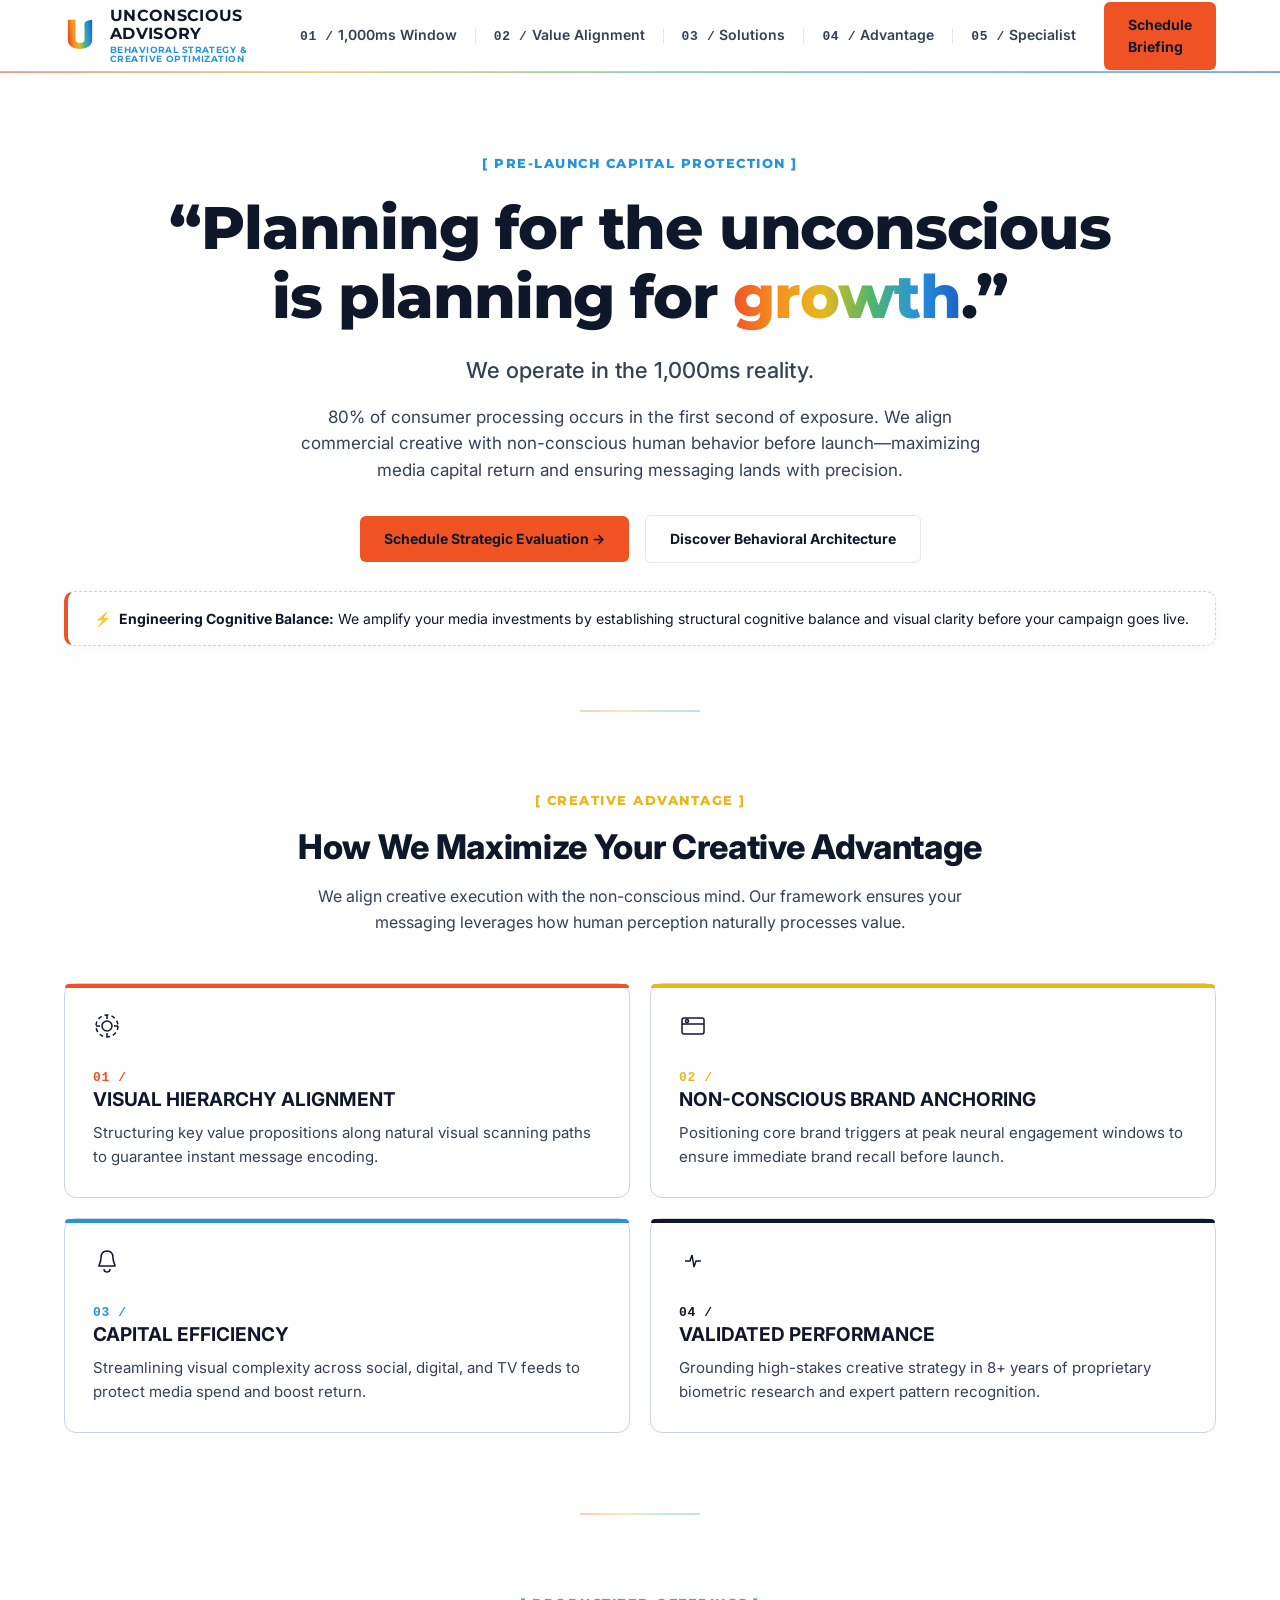
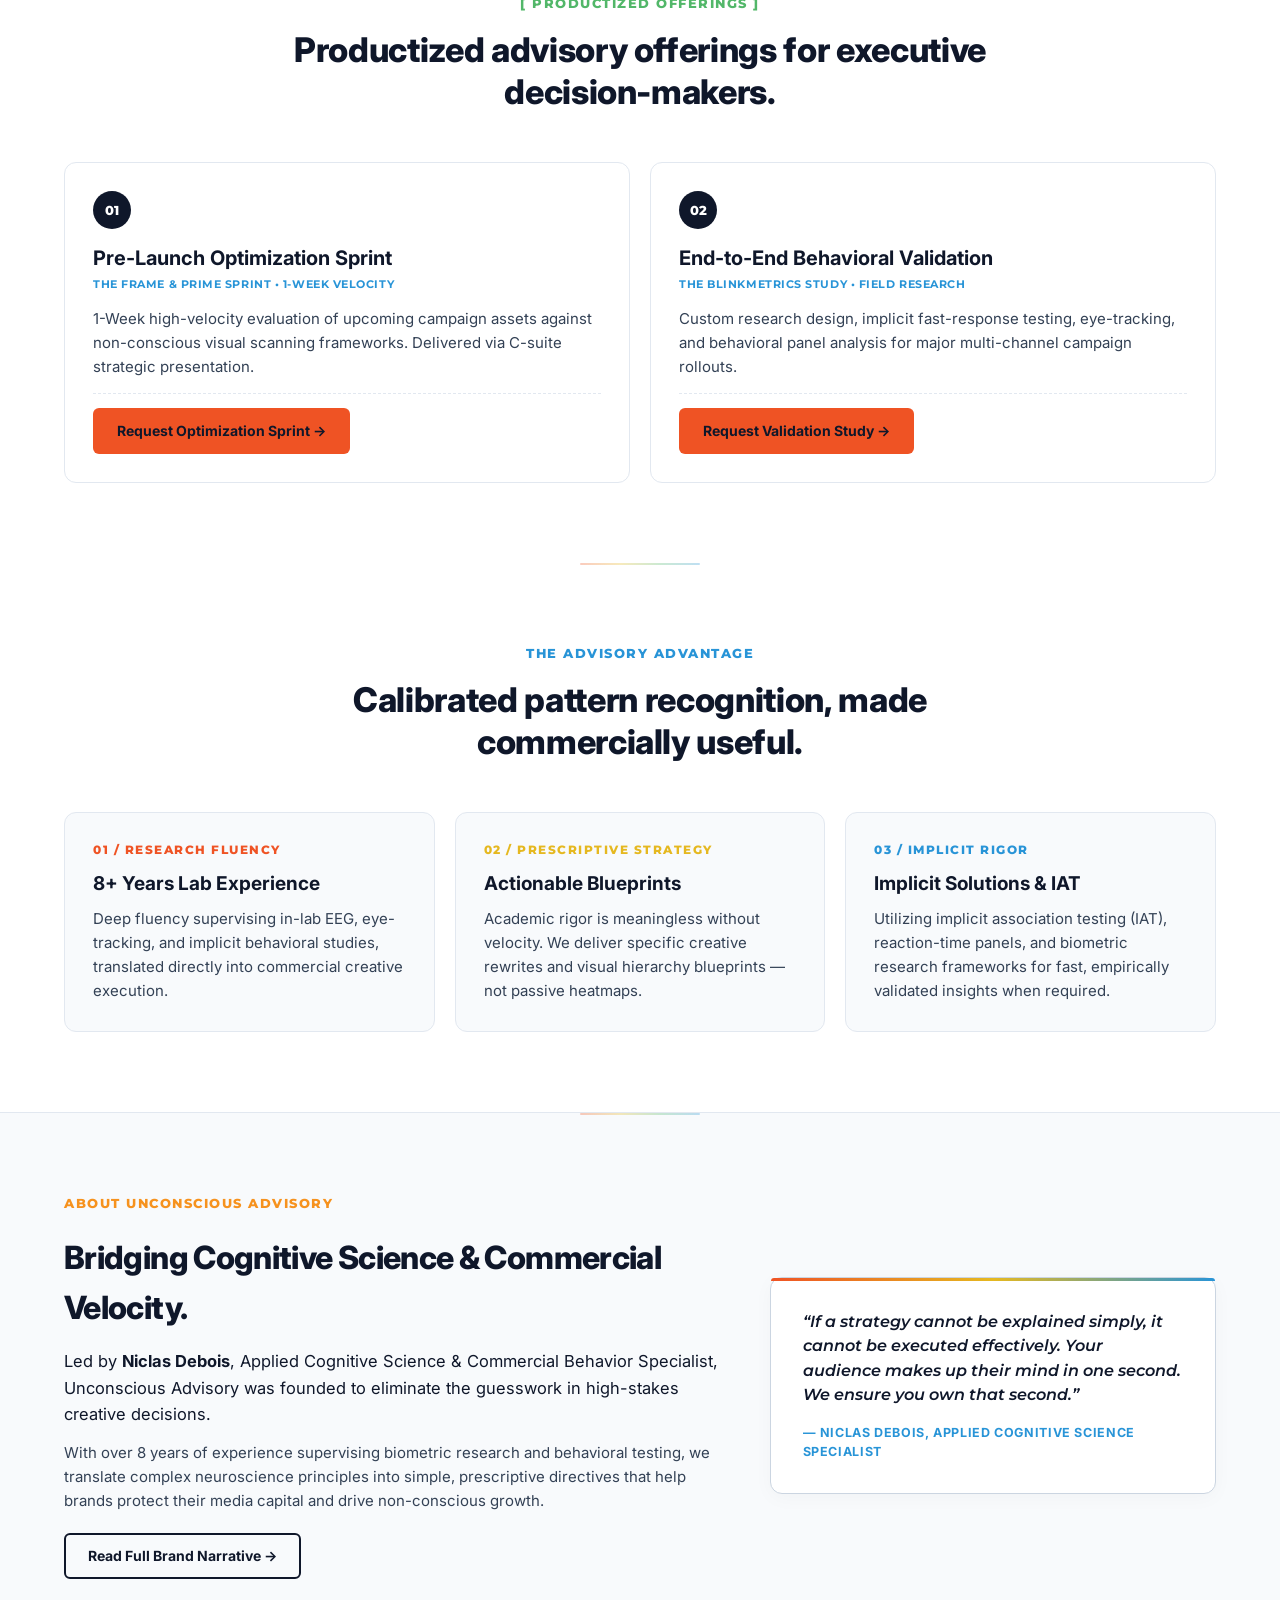
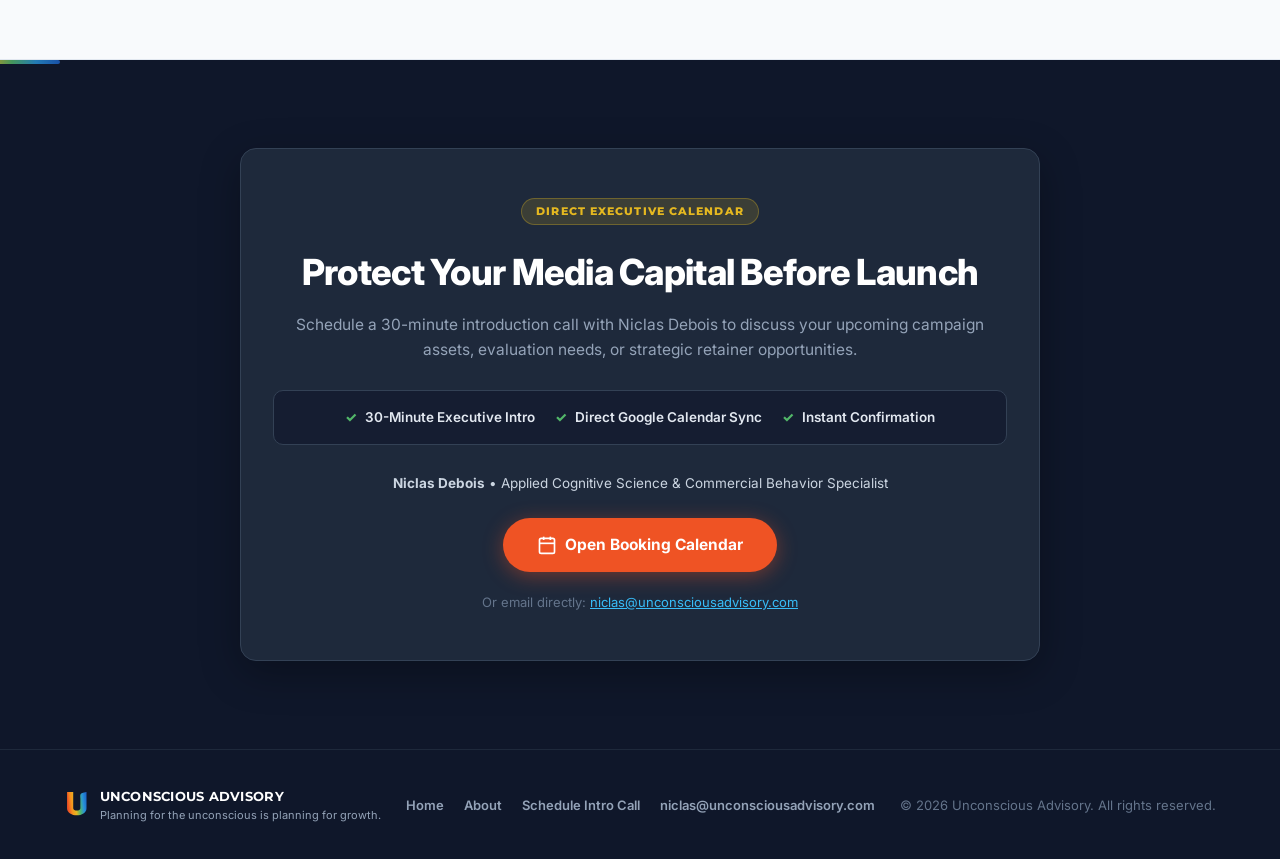
<file: index.html>
﻿<!DOCTYPE html>
<html lang="en">
  <head>
    <meta charset="utf-8">
    <meta name="viewport" content="width=device-width, initial-scale=1">
    <title>Unconscious Advisory | Behavioral Marketing Strategy &amp; Performance Creative Optimization</title>
    <meta name="description" content="Unconscious Advisory provides strategic marketing advisory and performance creative optimization. We apply cognitive science, biometric insights, and attention architecture to maximize campaign effectiveness for enterprise brands.">
    <meta name="keywords" content="Behavioral Marketing Strategy, Performance Creative Optimization, Pre-Launch Creative Evaluations, Empirical Behavioral Studies, Biometric Ad Testing, Attention Architecture, Cognitive Friction Elimination, Niclas Debois">
    <meta name="author" content="Niclas Debois - Unconscious Advisory">
    <link rel="canonical" href="https://unconsciousadvisory.com/">

    <!-- Open Graph / Social Media -->
    <meta property="og:type" content="website">
    <meta property="og:url" content="https://unconsciousadvisory.com/">
    <meta property="og:title" content="Unconscious Advisory | Behavioral Marketing Strategy &amp; Performance Creative Optimization">
    <meta property="og:description" content="We apply cognitive science to optimize campaign creatives for non-conscious behavior. Protect your media spend with expert attention architecture and visual flow evaluations.">
    <meta property="og:site_name" content="Unconscious Advisory">

    <!-- Twitter Card -->
    <meta name="twitter:card" content="summary_large_image">
    <meta name="twitter:title" content="Unconscious Advisory | Behavioral Marketing Strategy &amp; Performance Creative Optimization">
    <meta name="twitter:description" content="Applying cognitive science to optimize campaign creatives for non-conscious behavior and maximize commercial effectiveness.">
    <link rel="icon" type="image/svg+xml" href="data:image/svg+xml,<svg viewBox='0 0 100 125' xmlns='http://www.w3.org/2000/svg'><defs><linearGradient id='fg' x1='0%' y1='25%' x2='100%' y2='10%'><stop offset='0%' stop-color='%23EF5324'/><stop offset='18%' stop-color='%23F6921E'/><stop offset='38%' stop-color='%23E5B820'/><stop offset='58%' stop-color='%2352B769'/><stop offset='78%' stop-color='%232894D7'/><stop offset='100%' stop-color='%231B60C8'/></linearGradient></defs><path d='M 12 12 H 36 V 75 C 36 87, 64 87, 64 75 V 38 C 64 24, 58 16, 88 12 C 88 35, 88 75, 88 75 C 88 112, 12 112, 12 75 Z' fill='url(%23fg)'/></svg>">
    <link rel="preconnect" href="https://fonts.googleapis.com">
    <link rel="preconnect" href="https://fonts.gstatic.com" crossorigin>
    <link href="https://fonts.googleapis.com/css2?family=Inter:wght@400;500;600;700&family=Montserrat:wght@600;700;800&display=swap" rel="stylesheet">
    <link rel="stylesheet" href="style.css">
    <!-- JSON-LD Structured Data Schema -->
    <script type="application/ld+json">
    {
      "@context": "https://schema.org",
      "@type": "ProfessionalService",
      "name": "Unconscious Advisory",
      "url": "https://unconsciousadvisory.com",
      "description": "Behavioral Marketing Strategy & Performance Creative Optimization advisory applying cognitive science and biometric insights to enterprise marketing campaigns.",
      "founder": {
        "@type": "Person",
        "name": "Niclas Debois",
        "jobTitle": "Applied Cognitive Science & Commercial Behavior Specialist"
      },
      "areaServed": "Global",
      "knowsAbout": [
        "Behavioral Marketing Strategy",
        "Performance Creative Optimization",
        "Attention Architecture",
        "Cognitive Friction Elimination",
        "Biometric Ad Testing",
        "Eye-Tracking Research"
      ]
    }
    </script>
  </head>
  <body>
    <nav>
      <div class="wrap">
        <a href="index.html" class="logo-lockup" aria-label="Unconscious Advisory Homepage">
          <svg class="logo-mark" viewBox="0 0 100 125" xmlns="http://www.w3.org/2000/svg">
            <defs>
              <linearGradient id="uLogoGradient" x1="0%" y1="25%" x2="100%" y2="10%">
                <stop offset="0%" stop-color="#EF5324"/>
                <stop offset="18%" stop-color="#F6921E"/>
                <stop offset="38%" stop-color="#E5B820"/>
                <stop offset="58%" stop-color="#52B769"/>
                <stop offset="78%" stop-color="#2894D7"/>
                <stop offset="100%" stop-color="#1B60C8"/>
              </linearGradient>
            </defs>
            <path d="M 12 12 H 36 V 75 C 36 87, 64 87, 64 75 V 38 C 64 24, 58 16, 88 12 C 88 35, 88 75, 88 75 C 88 112, 12 112, 12 75 Z" fill="url(#uLogoGradient)"/>
          </svg>
          <div class="logo-text">
            <span class="l1">Unconscious Advisory</span>
            <span class="l2">Behavioral Strategy &amp; Creative Optimization</span>
          </div>
        </a>

        <div class="nav-right-desktop">
          <ul>
            <li><a href="#window"><span class="nav-prefix">01 /</span> 1,000ms Window</a></li>
            <li><a href="#alignment"><span class="nav-prefix">02 /</span> Value Alignment</a></li>
            <li><a href="#solutions"><span class="nav-prefix">03 /</span> Solutions</a></li>
            <li><a href="#advantage"><span class="nav-prefix">04 /</span> Advantage</a></li>
            <li><a href="about.html"><span class="nav-prefix">05 /</span> Specialist</a></li>
          </ul>
          <a class="desktop-cta-btn" href="https://calendar.google.com/calendar/u/0/appointments/schedules/AcZssZ2LcS4_7GxVLhhBL3vSK7lkXRTVE4_ukA2afldgJuEk6k5xiYzDeJOOY-fLtUwEzAK8qryxdggb" target="_blank" rel="noopener">Schedule Briefing</a>
        </div>

        <button class="menu-toggle" aria-label="Toggle navigation">
          <span></span>
          <span></span>
          <span></span>
        </button>
      </div>

      <div class="mobile-dropdown" id="mobile-menu">
        <ul>
          <li><a href="#window" class="mobile-link"><span class="nav-prefix">01 /</span> 1,000ms Window</a></li>
          <li><a href="#alignment" class="mobile-link"><span class="nav-prefix">02 /</span> Value Alignment</a></li>
          <li><a href="#solutions" class="mobile-link"><span class="nav-prefix">03 /</span> Solutions</a></li>
          <li><a href="#advantage" class="mobile-link"><span class="nav-prefix">04 /</span> Advantage</a></li>
          <li><a href="about.html" class="mobile-link"><span class="nav-prefix">05 /</span> Specialist</a></li>
        </ul>
        <div class="mobile-cta-wrapper">
          <a class="mobile-cta-btn mobile-link" href="https://calendar.google.com/calendar/u/0/appointments/schedules/AcZssZ2LcS4_7GxVLhhBL3vSK7lkXRTVE4_ukA2afldgJuEk6k5xiYzDeJOOY-fLtUwEzAK8qryxdggb" target="_blank" rel="noopener">Schedule Briefing</a>
        </div>
      </div>
    </nav>

    <header class="hero" id="window">
      <div class="wrap">
        <div class="eyebrow section-badge">[ PRE-LAUNCH CAPITAL PROTECTION ]</div>
        <h1 class="slogan">&ldquo;Planning for the unconscious is planning for <span class="accent">growth</span>.&rdquo;</h1>
        <p class="secondary">We operate in the 1,000ms reality.</p>
        <p class="sub" style="max-width: 65ch;">80% of consumer processing occurs in the first second of exposure. We align commercial creative with non-conscious human behavior before launch—maximizing media capital return and ensuring messaging lands with precision.</p>
        <div style="display: flex; gap: 16px; justify-content: center; align-items: center; flex-wrap: wrap; margin-bottom: 28px;">
          <a class="btn-primary" href="https://calendar.google.com/calendar/u/0/appointments/schedules/AcZssZ2LcS4_7GxVLhhBL3vSK7lkXRTVE4_ukA2afldgJuEk6k5xiYzDeJOOY-fLtUwEzAK8qryxdggb" target="_blank" rel="noopener">Schedule Strategic Evaluation &rarr;</a>
          <a class="btn-secondary" href="#alignment">Discover Behavioral Architecture</a>
        </div>

        <div class="reality-box">
          <span class="lightning">&#9889;</span> <strong>Engineering Cognitive Balance:</strong> We amplify your media investments by establishing structural cognitive balance and visual clarity before your campaign goes live.
        </div>
      </div>
    </header>

    <section id="alignment">
      <div class="wrap">
        <div class="section-head">
          <div class="eyebrow section-badge" style="color:var(--grad-3)">[ CREATIVE ADVANTAGE ]</div>
          <h2>How We Maximize Your Creative Advantage</h2>
          <p>We align creative execution with the non-conscious mind. Our framework ensures your messaging leverages how human perception naturally processes value.</p>
        </div>
        <div class="grid grid-2x2">
          <div class="card">
            <div class="top-bar" style="background:var(--grad-1)"></div>
            <div class="icon"><svg width="28" height="28" viewBox="0 0 28 28"><circle cx="14" cy="14" r="5"/><circle cx="14" cy="14" r="11" stroke-dasharray="4 3"/><path d="M14 3 L14 7 M14 21 L14 25 M3 14 L7 14 M21 14 L25 14"/></svg></div>
            <span class="card-prefix" style="color:var(--grad-1)">01 /</span>
            <h3>VISUAL HIERARCHY ALIGNMENT</h3>
            <p>Structuring key value propositions along natural visual scanning paths to guarantee instant message encoding.</p>
          </div>
          <div class="card">
            <div class="top-bar" style="background:var(--grad-3)"></div>
            <div class="icon"><svg width="28" height="28" viewBox="0 0 28 28"><rect x="3" y="6" width="22" height="16" rx="2"/><path d="M3 12 L25 12"/><circle cx="8" cy="9" r="1.5"/></svg></div>
            <span class="card-prefix" style="color:var(--grad-3)">02 /</span>
            <h3>NON-CONSCIOUS BRAND ANCHORING</h3>
            <p>Positioning core brand triggers at peak neural engagement windows to ensure immediate brand recall before launch.</p>
          </div>
          <div class="card">
            <div class="top-bar" style="background:var(--grad-5)"></div>
            <div class="icon"><svg width="28" height="28" viewBox="0 0 28 28"><path d="M14 4 C10 4 8 7 8 11 C8 15 6 17 6 19 L22 19 C22 17 20 15 20 11 C20 7 18 4 14 4 Z M11 22 C11 24 12 25 14 25 C16 25 17 24 17 22"/></svg></div>
            <span class="card-prefix" style="color:var(--grad-5)">03 /</span>
            <h3>CAPITAL EFFICIENCY</h3>
            <p>Streamlining visual complexity across social, digital, and TV feeds to protect media spend and boost return.</p>
          </div>
          <div class="card">
            <div class="top-bar" style="background:var(--dark)"></div>
            <div class="icon"><svg width="28" height="28" viewBox="0 0 28 28"><path d="M6 14 L11 14 L13 8 L15 20 L17 14 L22 14"/></svg></div>
            <span class="card-prefix" style="color:var(--dark)">04 /</span>
            <h3>VALIDATED PERFORMANCE</h3>
            <p>Grounding high-stakes creative strategy in 8+ years of proprietary biometric research and expert pattern recognition.</p>
          </div>
        </div>
      </div>
    </section>

    <section id="solutions">
      <div class="wrap">
        <div class="section-head">
          <div class="eyebrow section-badge" style="color:var(--grad-4)">[ PRODUCTIZED OFFERINGS ]</div>
          <h2>Productized advisory offerings for executive decision-makers.</h2>
        </div>
        <div class="grid grid-2">
          <div class="eng-card">
            <div class="node">01</div>
            <div class="eng-meta">
              <h3>Pre-Launch Optimization Sprint</h3>
              <span class="eng-sub">The Frame &amp; Prime Sprint &bull; 1-Week Velocity</span>
            </div>
            <p>1-Week high-velocity evaluation of upcoming campaign assets against non-conscious visual scanning frameworks. Delivered via C-suite strategic presentation.</p>
            <div class="eng-bottom">
              <a href="https://calendar.google.com/calendar/u/0/appointments/schedules/AcZssZ2LcS4_7GxVLhhBL3vSK7lkXRTVE4_ukA2afldgJuEk6k5xiYzDeJOOY-fLtUwEzAK8qryxdggb" target="_blank" rel="noopener" class="btn-primary">Request Optimization Sprint &rarr;</a>
            </div>
          </div>

          <div class="eng-card">
            <div class="node">02</div>
            <div class="eng-meta">
              <h3>End-to-End Behavioral Validation</h3>
              <span class="eng-sub">The BlinkMetrics Study &bull; Field Research</span>
            </div>
            <p>Custom research design, implicit fast-response testing, eye-tracking, and behavioral panel analysis for major multi-channel campaign rollouts.</p>
            <div class="eng-bottom">
              <a href="https://calendar.google.com/calendar/u/0/appointments/schedules/AcZssZ2LcS4_7GxVLhhBL3vSK7lkXRTVE4_ukA2afldgJuEk6k5xiYzDeJOOY-fLtUwEzAK8qryxdggb" target="_blank" rel="noopener" class="btn-primary">Request Validation Study &rarr;</a>
            </div>
          </div>
        </div>
      </div>
    </section>

    <section id="advantage">
      <div class="wrap">
        <div class="section-head">
          <div class="eyebrow" style="color:var(--grad-5)">The Advisory Advantage</div>
          <h2>Calibrated pattern recognition, made commercially useful.</h2>
        </div>
          <div class="advantage">
            <div class="adv-item">
              <div class="label">01 / Research Fluency</div>
              <h3>8+ Years Lab Experience</h3>
              <p>Deep fluency supervising in-lab EEG, eye-tracking, and implicit behavioral studies, translated directly into commercial creative execution.</p>
            </div>
            <div class="adv-item">
              <div class="label">02 / Prescriptive Strategy</div>
              <h3>Actionable Blueprints</h3>
              <p>Academic rigor is meaningless without velocity. We deliver specific creative rewrites and visual hierarchy blueprints &mdash; not passive heatmaps.</p>
            </div>
            <div class="adv-item">
              <div class="label">03 / Implicit Rigor</div>
              <h3>Implicit Solutions &amp; IAT</h3>
              <p>Utilizing implicit association testing (IAT), reaction-time panels, and biometric research frameworks for fast, empirically validated insights when required.</p>
            </div>
          </div>
      </div>
    </section>

      <section id="about" class="about-teaser-section">
        <div class="wrap">
          <div class="about-grid">
            <div class="about-content">
              <div class="eyebrow" style="color:var(--grad-2)">About Unconscious Advisory</div>
              <h2>Bridging Cognitive Science &amp; Commercial Velocity.</h2>
              <p class="lead">Led by <strong>Niclas Debois</strong>, Applied Cognitive Science &amp; Commercial Behavior Specialist, Unconscious Advisory was founded to eliminate the guesswork in high-stakes creative decisions.</p>
              <p>With over 8 years of experience supervising biometric research and behavioral testing, we translate complex neuroscience principles into simple, prescriptive directives that help brands protect their media capital and drive non-conscious growth.</p>
              <a href="about.html" class="secondary-btn">Read Full Brand Narrative &rarr;</a>
            </div>
            <div class="about-card">
              <div class="about-quote">
                &ldquo;If a strategy cannot be explained simply, it cannot be executed effectively. Your audience makes up their mind in one second. We ensure you own that second.&rdquo;
              </div>
              <div class="about-author">&mdash; Niclas Debois, Applied Cognitive Science Specialist</div>
            </div>
          </div>
        </div>
      </section>

      <section id="booking" class="cta-section">
        <div class="wrap">
          <div class="booking-container">
            <div class="booking-badge">Direct Executive Calendar</div>
            <h2>Protect Your Media Capital Before Launch</h2>
            <p class="subtitle">Schedule a 30-minute introduction call with Niclas Debois to discuss your upcoming campaign assets, evaluation needs, or strategic retainer opportunities.</p>
            
            <div class="booking-highlights">
              <div class="b-item">
                <span class="check">&check;</span> 30-Minute Executive Intro
              </div>
              <div class="b-item">
                <span class="check">&check;</span> Direct Google Calendar Sync
              </div>
              <div class="b-item">
                <span class="check">&check;</span> Instant Confirmation
              </div>
            </div>

            <div class="person-info">
              <strong>Niclas Debois</strong> &bull; Applied Cognitive Science &amp; Commercial Behavior Specialist
            </div>

            <a class="btn-primary smart-booking-btn" href="https://calendar.google.com/calendar/u/0/appointments/schedules/AcZssZ2LcS4_7GxVLhhBL3vSK7lkXRTVE4_ukA2afldgJuEk6k5xiYzDeJOOY-fLtUwEzAK8qryxdggb" target="_blank" rel="noopener">
              <svg width="20" height="20" viewBox="0 0 24 24" fill="none" stroke="currentColor" stroke-width="2" style="vertical-align:middle;margin-right:8px;"><rect x="3" y="4" width="18" height="18" rx="2" ry="2"/><line x1="16" y1="2" x2="16" y2="6"/><line x1="8" y1="2" x2="8" y2="6"/><line x1="3" y1="10" x2="21" y2="10"/></svg>
              Open Booking Calendar
            </a>
            
            <div class="direct-email">
              Or email directly: <a href="mailto:niclas@unconsciousadvisory.com">niclas@unconsciousadvisory.com</a>
            </div>
          </div>
        </div>
      </section>

    <footer>
      <div class="wrap">
        <div class="footer-logo" style="background:transparent; border:none; box-shadow:none; padding:0;">
          <svg class="logo-mark" viewBox="0 0 100 125" xmlns="http://www.w3.org/2000/svg">
            <defs>
              <linearGradient id="uLogoGradientFt" x1="0%" y1="25%" x2="100%" y2="10%">
                <stop offset="0%" stop-color="#EF5324"/>
                <stop offset="18%" stop-color="#F6921E"/>
                <stop offset="38%" stop-color="#E5B820"/>
                <stop offset="58%" stop-color="#52B769"/>
                <stop offset="78%" stop-color="#2894D7"/>
                <stop offset="100%" stop-color="#1B60C8"/>
              </linearGradient>
            </defs>
            <path d="M 12 12 H 36 V 75 C 36 87, 64 87, 64 75 V 38 C 64 24, 58 16, 88 12 C 88 35, 88 75, 88 75 C 88 112, 12 112, 12 75 Z" fill="url(#uLogoGradientFt)"/>
          </svg>
          <div style="display:flex; flex-direction:column;">
            <span class="ft" style="color:#FFF; font-weight:700;">Unconscious Advisory</span>
            <span style="font-size:11px; color:#94A3B8;">Planning for the unconscious is planning for growth.</span>
          </div>
        </div>
        <div class="footer-links">
          <a href="index.html">Home</a>
          <a href="about.html">About</a>
          <a href="https://calendar.google.com/calendar/u/0/appointments/schedules/AcZssZ2LcS4_7GxVLhhBL3vSK7lkXRTVE4_ukA2afldgJuEk6k5xiYzDeJOOY-fLtUwEzAK8qryxdggb" target="_blank" rel="noopener">Schedule Intro Call</a>
          <a href="mailto:niclas@unconsciousadvisory.com">niclas@unconsciousadvisory.com</a>
        </div>
        <span class="footer-copy">&copy; <span id="year"></span> Unconscious Advisory. All rights reserved.</span>
      </div>
    </footer>

    <script>
      document.getElementById('year').textContent = new Date().getFullYear();
      
      const toggle = document.querySelector('.menu-toggle');
      const dropdown = document.getElementById('mobile-menu');
      const mobileLinks = document.querySelectorAll('.mobile-link');
      
      toggle.addEventListener('click', () => {
        toggle.classList.toggle('active');
        dropdown.classList.toggle('active');
        document.body.classList.toggle('menu-open');
      });
      
      mobileLinks.forEach(link => {
        link.addEventListener('click', () => {
          toggle.classList.remove('active');
          dropdown.classList.remove('active');
          document.body.classList.remove('menu-open');
        });
      });
    </script>
  </body>
</html>
</file>
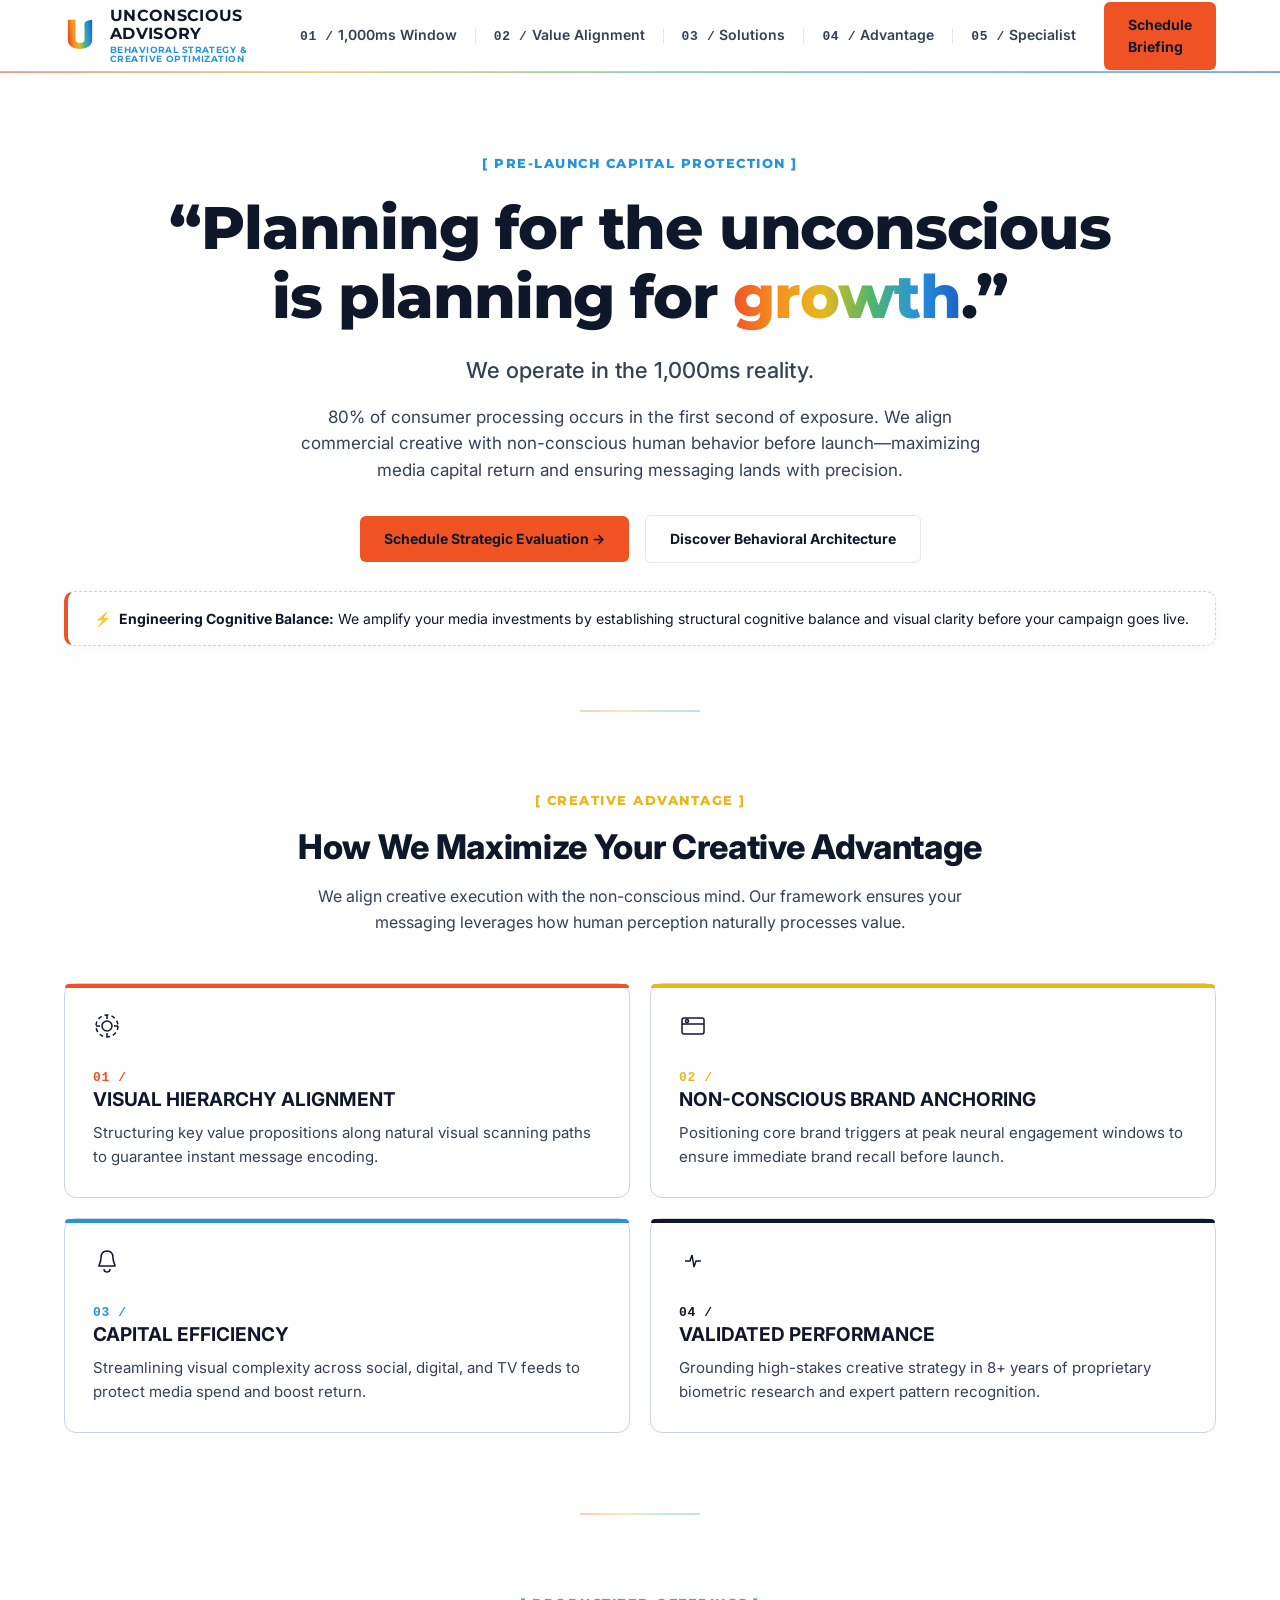
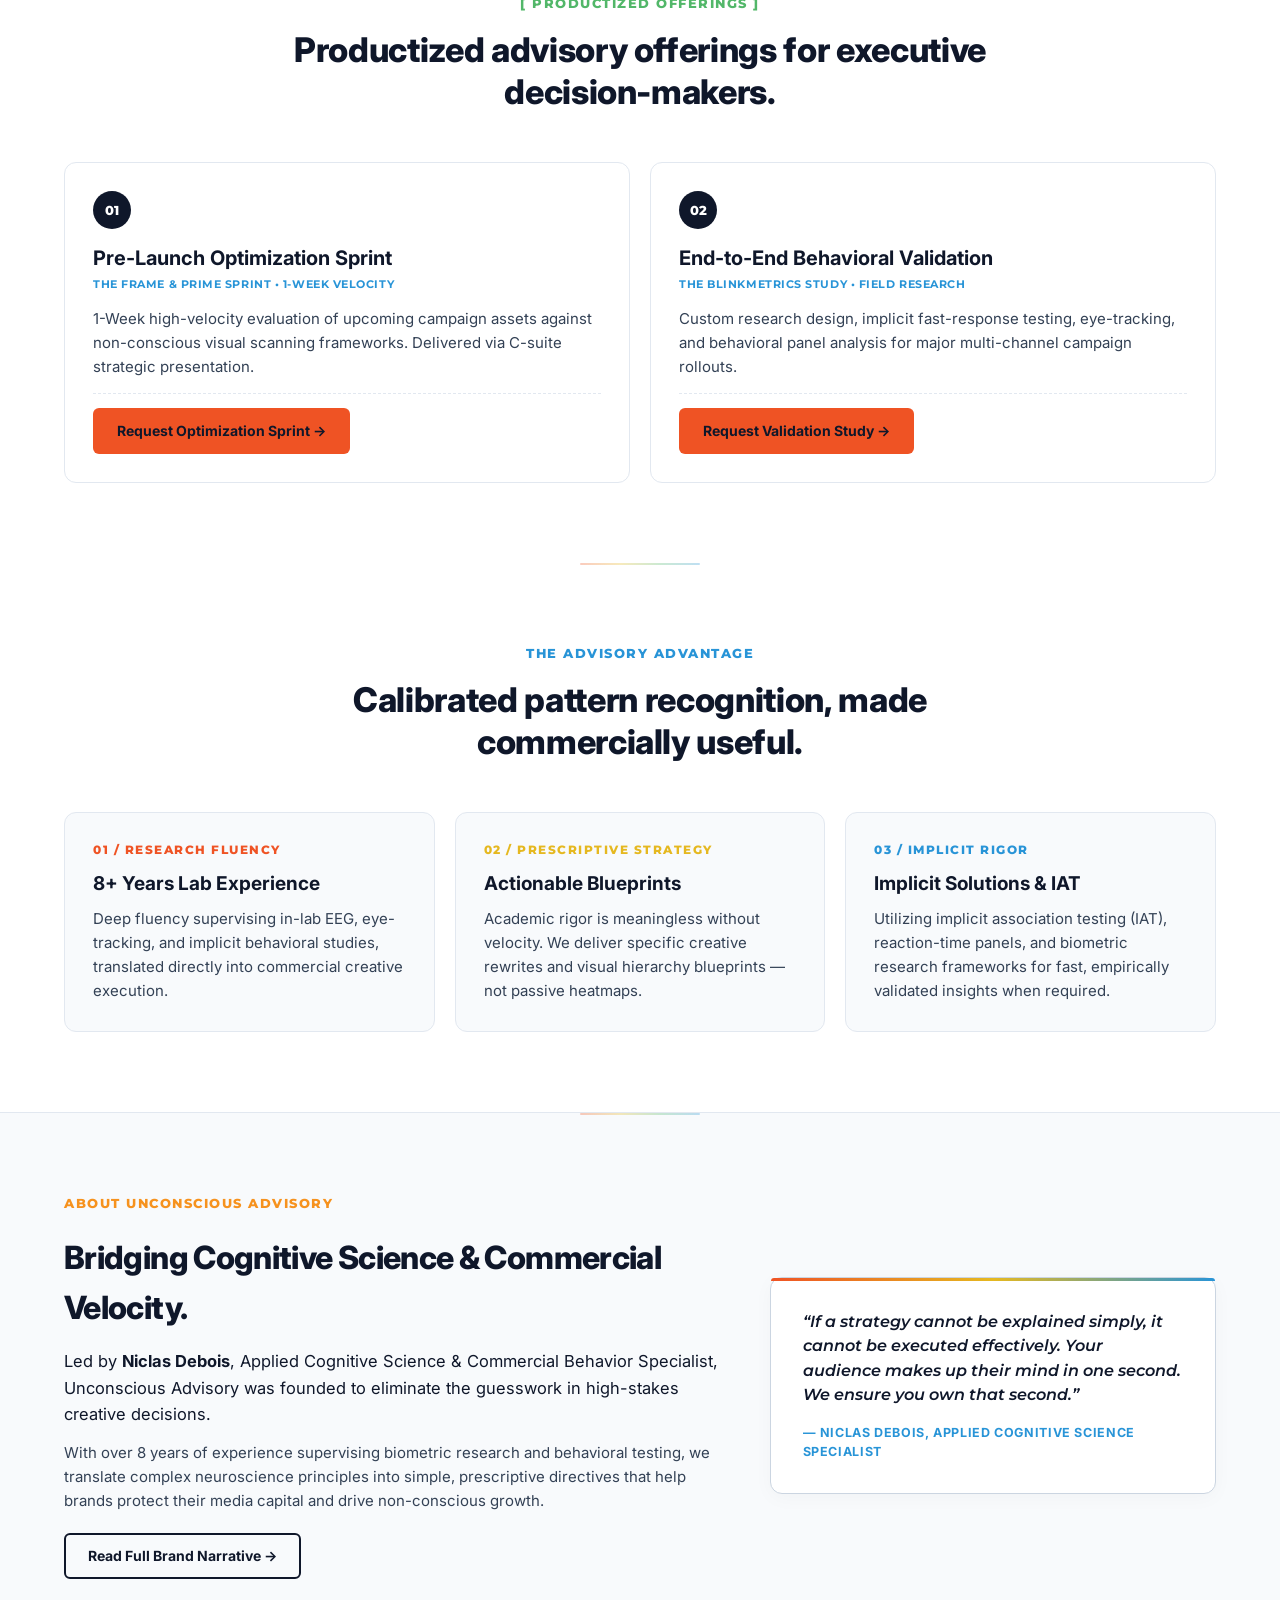
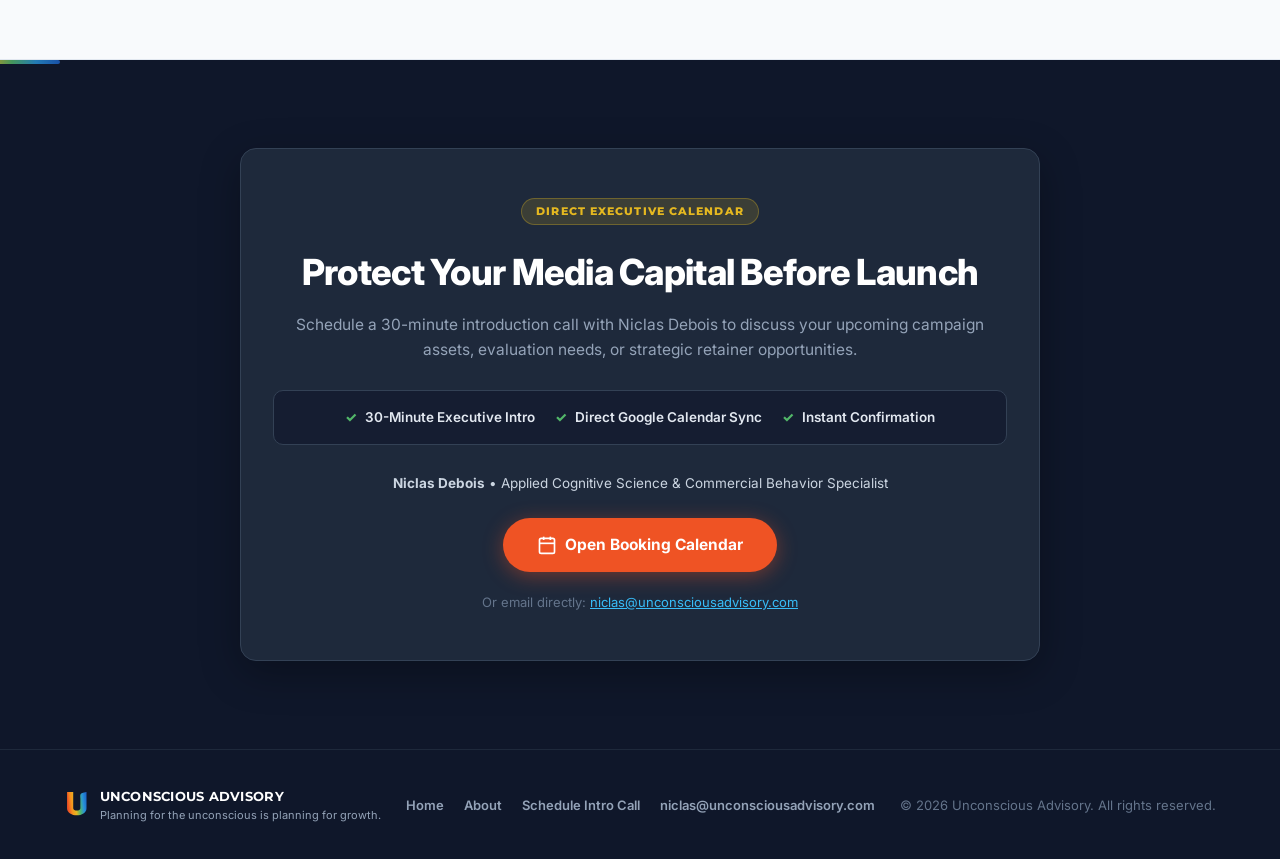
<file: site/unconsciousadvisory-main/index.html>
<!DOCTYPE html>
<html lang="en">
  <head>
    <meta charset="utf-8">
    <meta name="viewport" content="width=device-width, initial-scale=1">
    <title>Unconscious Advisory | Behavioral Marketing Strategy &amp; Performance Creative Optimization</title>
    <meta name="description" content="Unconscious Advisory provides strategic marketing advisory and performance creative optimization. We apply cognitive science, biometric insights, and attention architecture to maximize campaign effectiveness for enterprise brands.">
    <meta name="keywords" content="Behavioral Marketing Strategy, Performance Creative Optimization, Pre-Launch Creative Evaluations, Empirical Behavioral Studies, Biometric Ad Testing, Attention Architecture, Cognitive Friction Elimination, Niclas Debois">
    <meta name="author" content="Niclas Debois - Unconscious Advisory">
    <link rel="canonical" href="https://unconsciousadvisory.com/">

    <!-- Open Graph / Social Media -->
    <meta property="og:type" content="website">
    <meta property="og:url" content="https://unconsciousadvisory.com/">
    <meta property="og:title" content="Unconscious Advisory | Behavioral Marketing Strategy &amp; Performance Creative Optimization">
    <meta property="og:description" content="We apply cognitive science to optimize campaign creatives for non-conscious behavior. Protect your media spend with expert attention architecture and visual flow evaluations.">
    <meta property="og:site_name" content="Unconscious Advisory">

    <!-- Twitter Card -->
    <meta name="twitter:card" content="summary_large_image">
    <meta name="twitter:title" content="Unconscious Advisory | Behavioral Marketing Strategy &amp; Performance Creative Optimization">
    <meta name="twitter:description" content="Applying cognitive science to optimize campaign creatives for non-conscious behavior and maximize commercial effectiveness.">
    <link rel="icon" type="image/svg+xml" href="data:image/svg+xml,<svg viewBox='0 0 100 125' xmlns='http://www.w3.org/2000/svg'><defs><linearGradient id='fg' x1='0%' y1='25%' x2='100%' y2='10%'><stop offset='0%' stop-color='%23EF5324'/><stop offset='18%' stop-color='%23F6921E'/><stop offset='38%' stop-color='%23E5B820'/><stop offset='58%' stop-color='%2352B769'/><stop offset='78%' stop-color='%232894D7'/><stop offset='100%' stop-color='%231B60C8'/></linearGradient></defs><path d='M 12 12 H 36 V 75 C 36 87, 64 87, 64 75 V 38 C 64 24, 58 16, 88 12 C 88 35, 88 75, 88 75 C 88 112, 12 112, 12 75 Z' fill='url(%23fg)'/></svg>">
    <link rel="preconnect" href="https://fonts.googleapis.com">
    <link rel="preconnect" href="https://fonts.gstatic.com" crossorigin>
    <link href="https://fonts.googleapis.com/css2?family=Inter:wght@400;500;600;700&family=Montserrat:wght@600;700;800&display=swap" rel="stylesheet">
    <link rel="stylesheet" href="style.css">
    <!-- JSON-LD Structured Data Schema -->
    <script type="application/ld+json">
    {
      "@context": "https://schema.org",
      "@type": "ProfessionalService",
      "name": "Unconscious Advisory",
      "url": "https://unconsciousadvisory.com",
      "description": "Behavioral Marketing Strategy & Performance Creative Optimization advisory applying cognitive science and biometric insights to enterprise marketing campaigns.",
      "founder": {
        "@type": "Person",
        "name": "Niclas Debois",
        "jobTitle": "Applied Cognitive Science & Commercial Behavior Specialist"
      },
      "areaServed": "Global",
      "knowsAbout": [
        "Behavioral Marketing Strategy",
        "Performance Creative Optimization",
        "Attention Architecture",
        "Cognitive Friction Elimination",
        "Biometric Ad Testing",
        "Eye-Tracking Research"
      ]
    }
    </script>
  </head>
  <body>
    <nav>
      <div class="wrap">
        <a href="index.html" class="logo-lockup" aria-label="Unconscious Advisory Homepage">
          <svg class="logo-mark" viewBox="0 0 100 125" xmlns="http://www.w3.org/2000/svg">
            <defs>
              <linearGradient id="uLogoGradient" x1="0%" y1="25%" x2="100%" y2="10%">
                <stop offset="0%" stop-color="#EF5324"/>
                <stop offset="18%" stop-color="#F6921E"/>
                <stop offset="38%" stop-color="#E5B820"/>
                <stop offset="58%" stop-color="#52B769"/>
                <stop offset="78%" stop-color="#2894D7"/>
                <stop offset="100%" stop-color="#1B60C8"/>
              </linearGradient>
            </defs>
            <path d="M 12 12 H 36 V 75 C 36 87, 64 87, 64 75 V 38 C 64 24, 58 16, 88 12 C 88 35, 88 75, 88 75 C 88 112, 12 112, 12 75 Z" fill="url(#uLogoGradient)"/>
          </svg>
          <div class="logo-text">
            <span class="l1">Unconscious Advisory</span>
            <span class="l2">Behavioral Strategy &amp; Creative Optimization</span>
          </div>
        </a>

        <div class="nav-right-desktop">
          <ul>
            <li><a href="#window"><span class="nav-prefix">01 /</span> 1,000ms Window</a></li>
            <li><a href="#alignment"><span class="nav-prefix">02 /</span> Value Alignment</a></li>
            <li><a href="#solutions"><span class="nav-prefix">03 /</span> Solutions</a></li>
            <li><a href="#advantage"><span class="nav-prefix">04 /</span> Advantage</a></li>
            <li><a href="about.html"><span class="nav-prefix">05 /</span> Specialist</a></li>
          </ul>
          <a class="desktop-cta-btn" href="https://calendar.google.com/calendar/u/0/appointments/schedules/AcZssZ2LcS4_7GxVLhhBL3vSK7lkXRTVE4_ukA2afldgJuEk6k5xiYzDeJOOY-fLtUwEzAK8qryxdggb" target="_blank" rel="noopener">Schedule Briefing</a>
        </div>

        <button class="menu-toggle" aria-label="Toggle navigation">
          <span></span>
          <span></span>
          <span></span>
        </button>
      </div>

      <div class="mobile-dropdown" id="mobile-menu">
        <ul>
          <li><a href="#window" class="mobile-link"><span class="nav-prefix">01 /</span> 1,000ms Window</a></li>
          <li><a href="#alignment" class="mobile-link"><span class="nav-prefix">02 /</span> Value Alignment</a></li>
          <li><a href="#solutions" class="mobile-link"><span class="nav-prefix">03 /</span> Solutions</a></li>
          <li><a href="#advantage" class="mobile-link"><span class="nav-prefix">04 /</span> Advantage</a></li>
          <li><a href="about.html" class="mobile-link"><span class="nav-prefix">05 /</span> Specialist</a></li>
        </ul>
        <div class="mobile-cta-wrapper">
          <a class="mobile-cta-btn mobile-link" href="https://calendar.google.com/calendar/u/0/appointments/schedules/AcZssZ2LcS4_7GxVLhhBL3vSK7lkXRTVE4_ukA2afldgJuEk6k5xiYzDeJOOY-fLtUwEzAK8qryxdggb" target="_blank" rel="noopener">Schedule Briefing</a>
        </div>
      </div>
    </nav>

    <header class="hero" id="window">
      <div class="wrap">
        <div class="eyebrow section-badge">[ PRE-LAUNCH CAPITAL PROTECTION ]</div>
        <h1 class="slogan">&ldquo;Planning for the unconscious is planning for <span class="accent">growth</span>.&rdquo;</h1>
        <p class="secondary">We operate in the 1,000ms reality.</p>
        <p class="sub" style="max-width: 65ch;">80% of consumer processing occurs in the first second of exposure. We align commercial creative with non-conscious human behavior before launch—maximizing media capital return and ensuring messaging lands with precision.</p>
        <div style="display: flex; gap: 16px; justify-content: center; align-items: center; flex-wrap: wrap; margin-bottom: 28px;">
          <a class="btn-primary" href="https://calendar.google.com/calendar/u/0/appointments/schedules/AcZssZ2LcS4_7GxVLhhBL3vSK7lkXRTVE4_ukA2afldgJuEk6k5xiYzDeJOOY-fLtUwEzAK8qryxdggb" target="_blank" rel="noopener">Schedule Strategic Evaluation &rarr;</a>
          <a class="btn-secondary" href="#alignment">Discover Behavioral Architecture</a>
        </div>

        <div class="reality-box">
          <span class="lightning">&#9889;</span> <strong>Engineering Cognitive Balance:</strong> We amplify your media investments by establishing structural cognitive balance and visual clarity before your campaign goes live.
        </div>
      </div>
    </header>

    <section id="alignment">
      <div class="wrap">
        <div class="section-head">
          <div class="eyebrow section-badge" style="color:var(--grad-3)">[ CREATIVE ADVANTAGE ]</div>
          <h2>How We Maximize Your Creative Advantage</h2>
          <p>We align creative execution with the non-conscious mind. Our framework ensures your messaging leverages how human perception naturally processes value.</p>
        </div>
        <div class="grid grid-2x2">
          <div class="card">
            <div class="top-bar" style="background:var(--grad-1)"></div>
            <div class="icon"><svg width="28" height="28" viewBox="0 0 28 28"><circle cx="14" cy="14" r="5"/><circle cx="14" cy="14" r="11" stroke-dasharray="4 3"/><path d="M14 3 L14 7 M14 21 L14 25 M3 14 L7 14 M21 14 L25 14"/></svg></div>
            <span class="card-prefix" style="color:var(--grad-1)">01 /</span>
            <h3>VISUAL HIERARCHY ALIGNMENT</h3>
            <p>Structuring key value propositions along natural visual scanning paths to guarantee instant message encoding.</p>
          </div>
          <div class="card">
            <div class="top-bar" style="background:var(--grad-3)"></div>
            <div class="icon"><svg width="28" height="28" viewBox="0 0 28 28"><rect x="3" y="6" width="22" height="16" rx="2"/><path d="M3 12 L25 12"/><circle cx="8" cy="9" r="1.5"/></svg></div>
            <span class="card-prefix" style="color:var(--grad-3)">02 /</span>
            <h3>NON-CONSCIOUS BRAND ANCHORING</h3>
            <p>Positioning core brand triggers at peak neural engagement windows to ensure immediate brand recall before launch.</p>
          </div>
          <div class="card">
            <div class="top-bar" style="background:var(--grad-5)"></div>
            <div class="icon"><svg width="28" height="28" viewBox="0 0 28 28"><path d="M14 4 C10 4 8 7 8 11 C8 15 6 17 6 19 L22 19 C22 17 20 15 20 11 C20 7 18 4 14 4 Z M11 22 C11 24 12 25 14 25 C16 25 17 24 17 22"/></svg></div>
            <span class="card-prefix" style="color:var(--grad-5)">03 /</span>
            <h3>CAPITAL EFFICIENCY</h3>
            <p>Streamlining visual complexity across social, digital, and TV feeds to protect media spend and boost return.</p>
          </div>
          <div class="card">
            <div class="top-bar" style="background:var(--dark)"></div>
            <div class="icon"><svg width="28" height="28" viewBox="0 0 28 28"><path d="M6 14 L11 14 L13 8 L15 20 L17 14 L22 14"/></svg></div>
            <span class="card-prefix" style="color:var(--dark)">04 /</span>
            <h3>VALIDATED PERFORMANCE</h3>
            <p>Grounding high-stakes creative strategy in 8+ years of proprietary biometric research and expert pattern recognition.</p>
          </div>
        </div>
      </div>
    </section>

    <section id="solutions">
      <div class="wrap">
        <div class="section-head">
          <div class="eyebrow section-badge" style="color:var(--grad-4)">[ PRODUCTIZED OFFERINGS ]</div>
          <h2>Productized advisory offerings for executive decision-makers.</h2>
        </div>
        <div class="grid grid-2">
          <div class="eng-card">
            <div class="node">01</div>
            <div class="eng-meta">
              <h3>Pre-Launch Optimization Sprint</h3>
              <span class="eng-sub">The Frame &amp; Prime Sprint &bull; 1-Week Velocity</span>
            </div>
            <p>1-Week high-velocity evaluation of upcoming campaign assets against non-conscious visual scanning frameworks. Delivered via C-suite strategic presentation.</p>
            <div class="eng-bottom">
              <a href="https://calendar.google.com/calendar/u/0/appointments/schedules/AcZssZ2LcS4_7GxVLhhBL3vSK7lkXRTVE4_ukA2afldgJuEk6k5xiYzDeJOOY-fLtUwEzAK8qryxdggb" target="_blank" rel="noopener" class="btn-primary">Request Optimization Sprint &rarr;</a>
            </div>
          </div>

          <div class="eng-card">
            <div class="node">02</div>
            <div class="eng-meta">
              <h3>End-to-End Behavioral Validation</h3>
              <span class="eng-sub">The BlinkMetrics Study &bull; Field Research</span>
            </div>
            <p>Custom research design, implicit fast-response testing, eye-tracking, and behavioral panel analysis for major multi-channel campaign rollouts.</p>
            <div class="eng-bottom">
              <a href="https://calendar.google.com/calendar/u/0/appointments/schedules/AcZssZ2LcS4_7GxVLhhBL3vSK7lkXRTVE4_ukA2afldgJuEk6k5xiYzDeJOOY-fLtUwEzAK8qryxdggb" target="_blank" rel="noopener" class="btn-primary">Request Validation Study &rarr;</a>
            </div>
          </div>
        </div>
      </div>
    </section>

    <section id="advantage">
      <div class="wrap">
        <div class="section-head">
          <div class="eyebrow" style="color:var(--grad-5)">The Advisory Advantage</div>
          <h2>Calibrated pattern recognition, made commercially useful.</h2>
        </div>
          <div class="advantage">
            <div class="adv-item">
              <div class="label">01 / Research Fluency</div>
              <h3>8+ Years Lab Experience</h3>
              <p>Deep fluency supervising in-lab EEG, eye-tracking, and implicit behavioral studies, translated directly into commercial creative execution.</p>
            </div>
            <div class="adv-item">
              <div class="label">02 / Prescriptive Strategy</div>
              <h3>Actionable Blueprints</h3>
              <p>Academic rigor is meaningless without velocity. We deliver specific creative rewrites and visual hierarchy blueprints &mdash; not passive heatmaps.</p>
            </div>
            <div class="adv-item">
              <div class="label">03 / Implicit Rigor</div>
              <h3>Implicit Solutions &amp; IAT</h3>
              <p>Utilizing implicit association testing (IAT), reaction-time panels, and biometric research frameworks for fast, empirically validated insights when required.</p>
            </div>
          </div>
      </div>
    </section>

      <section id="about" class="about-teaser-section">
        <div class="wrap">
          <div class="about-grid">
            <div class="about-content">
              <div class="eyebrow" style="color:var(--grad-2)">About Unconscious Advisory</div>
              <h2>Bridging Cognitive Science &amp; Commercial Velocity.</h2>
              <p class="lead">Led by <strong>Niclas Debois</strong>, Applied Cognitive Science &amp; Commercial Behavior Specialist, Unconscious Advisory was founded to eliminate the guesswork in high-stakes creative decisions.</p>
              <p>With over 8 years of experience supervising biometric research and behavioral testing, we translate complex neuroscience principles into simple, prescriptive directives that help brands protect their media capital and drive non-conscious growth.</p>
              <a href="about.html" class="secondary-btn">Read Full Brand Narrative &rarr;</a>
            </div>
            <div class="about-card">
              <div class="about-quote">
                &ldquo;If a strategy cannot be explained simply, it cannot be executed effectively. Your audience makes up their mind in one second. We ensure you own that second.&rdquo;
              </div>
              <div class="about-author">&mdash; Niclas Debois, Applied Cognitive Science Specialist</div>
            </div>
          </div>
        </div>
      </section>

      <section id="booking" class="cta-section">
        <div class="wrap">
          <div class="booking-container">
            <div class="booking-badge">Direct Executive Calendar</div>
            <h2>Protect Your Media Capital Before Launch</h2>
            <p class="subtitle">Schedule a 30-minute introduction call with Niclas Debois to discuss your upcoming campaign assets, evaluation needs, or strategic retainer opportunities.</p>
            
            <div class="booking-highlights">
              <div class="b-item">
                <span class="check">&check;</span> 30-Minute Executive Intro
              </div>
              <div class="b-item">
                <span class="check">&check;</span> Direct Google Calendar Sync
              </div>
              <div class="b-item">
                <span class="check">&check;</span> Instant Confirmation
              </div>
            </div>

            <div class="person-info">
              <strong>Niclas Debois</strong> &bull; Applied Cognitive Science &amp; Commercial Behavior Specialist
            </div>

            <a class="btn-primary smart-booking-btn" href="https://calendar.google.com/calendar/u/0/appointments/schedules/AcZssZ2LcS4_7GxVLhhBL3vSK7lkXRTVE4_ukA2afldgJuEk6k5xiYzDeJOOY-fLtUwEzAK8qryxdggb" target="_blank" rel="noopener">
              <svg width="20" height="20" viewBox="0 0 24 24" fill="none" stroke="currentColor" stroke-width="2" style="vertical-align:middle;margin-right:8px;"><rect x="3" y="4" width="18" height="18" rx="2" ry="2"/><line x1="16" y1="2" x2="16" y2="6"/><line x1="8" y1="2" x2="8" y2="6"/><line x1="3" y1="10" x2="21" y2="10"/></svg>
              Open Booking Calendar
            </a>
            
            <div class="direct-email">
              Or email directly: <a href="mailto:niclas@unconsciousadvisory.com">niclas@unconsciousadvisory.com</a>
            </div>
          </div>
        </div>
      </section>

    <footer>
      <div class="wrap">
        <div class="footer-logo" style="background:transparent; border:none; box-shadow:none; padding:0;">
          <svg class="logo-mark" viewBox="0 0 100 125" xmlns="http://www.w3.org/2000/svg">
            <defs>
              <linearGradient id="uLogoGradientFt" x1="0%" y1="25%" x2="100%" y2="10%">
                <stop offset="0%" stop-color="#EF5324"/>
                <stop offset="18%" stop-color="#F6921E"/>
                <stop offset="38%" stop-color="#E5B820"/>
                <stop offset="58%" stop-color="#52B769"/>
                <stop offset="78%" stop-color="#2894D7"/>
                <stop offset="100%" stop-color="#1B60C8"/>
              </linearGradient>
            </defs>
            <path d="M 12 12 H 36 V 75 C 36 87, 64 87, 64 75 V 38 C 64 24, 58 16, 88 12 C 88 35, 88 75, 88 75 C 88 112, 12 112, 12 75 Z" fill="url(#uLogoGradientFt)"/>
          </svg>
          <div style="display:flex; flex-direction:column;">
            <span class="ft" style="color:#FFF; font-weight:700;">Unconscious Advisory</span>
            <span style="font-size:11px; color:#94A3B8;">Planning for the unconscious is planning for growth.</span>
          </div>
        </div>
        <div class="footer-links">
          <a href="index.html">Home</a>
          <a href="about.html">About</a>
          <a href="https://calendar.google.com/calendar/u/0/appointments/schedules/AcZssZ2LcS4_7GxVLhhBL3vSK7lkXRTVE4_ukA2afldgJuEk6k5xiYzDeJOOY-fLtUwEzAK8qryxdggb" target="_blank" rel="noopener">Schedule Intro Call</a>
          <a href="mailto:niclas@unconsciousadvisory.com">niclas@unconsciousadvisory.com</a>
        </div>
        <span class="footer-copy">&copy; <span id="year"></span> Unconscious Advisory. All rights reserved.</span>
      </div>
    </footer>

    <script>
      document.getElementById('year').textContent = new Date().getFullYear();
      
      const toggle = document.querySelector('.menu-toggle');
      const dropdown = document.getElementById('mobile-menu');
      const mobileLinks = document.querySelectorAll('.mobile-link');
      
      toggle.addEventListener('click', () => {
        toggle.classList.toggle('active');
        dropdown.classList.toggle('active');
        document.body.classList.toggle('menu-open');
      });
      
      mobileLinks.forEach(link => {
        link.addEventListener('click', () => {
          toggle.classList.remove('active');
          dropdown.classList.remove('active');
          document.body.classList.remove('menu-open');
        });
      });
    </script>
  </body>
</html>
</file>
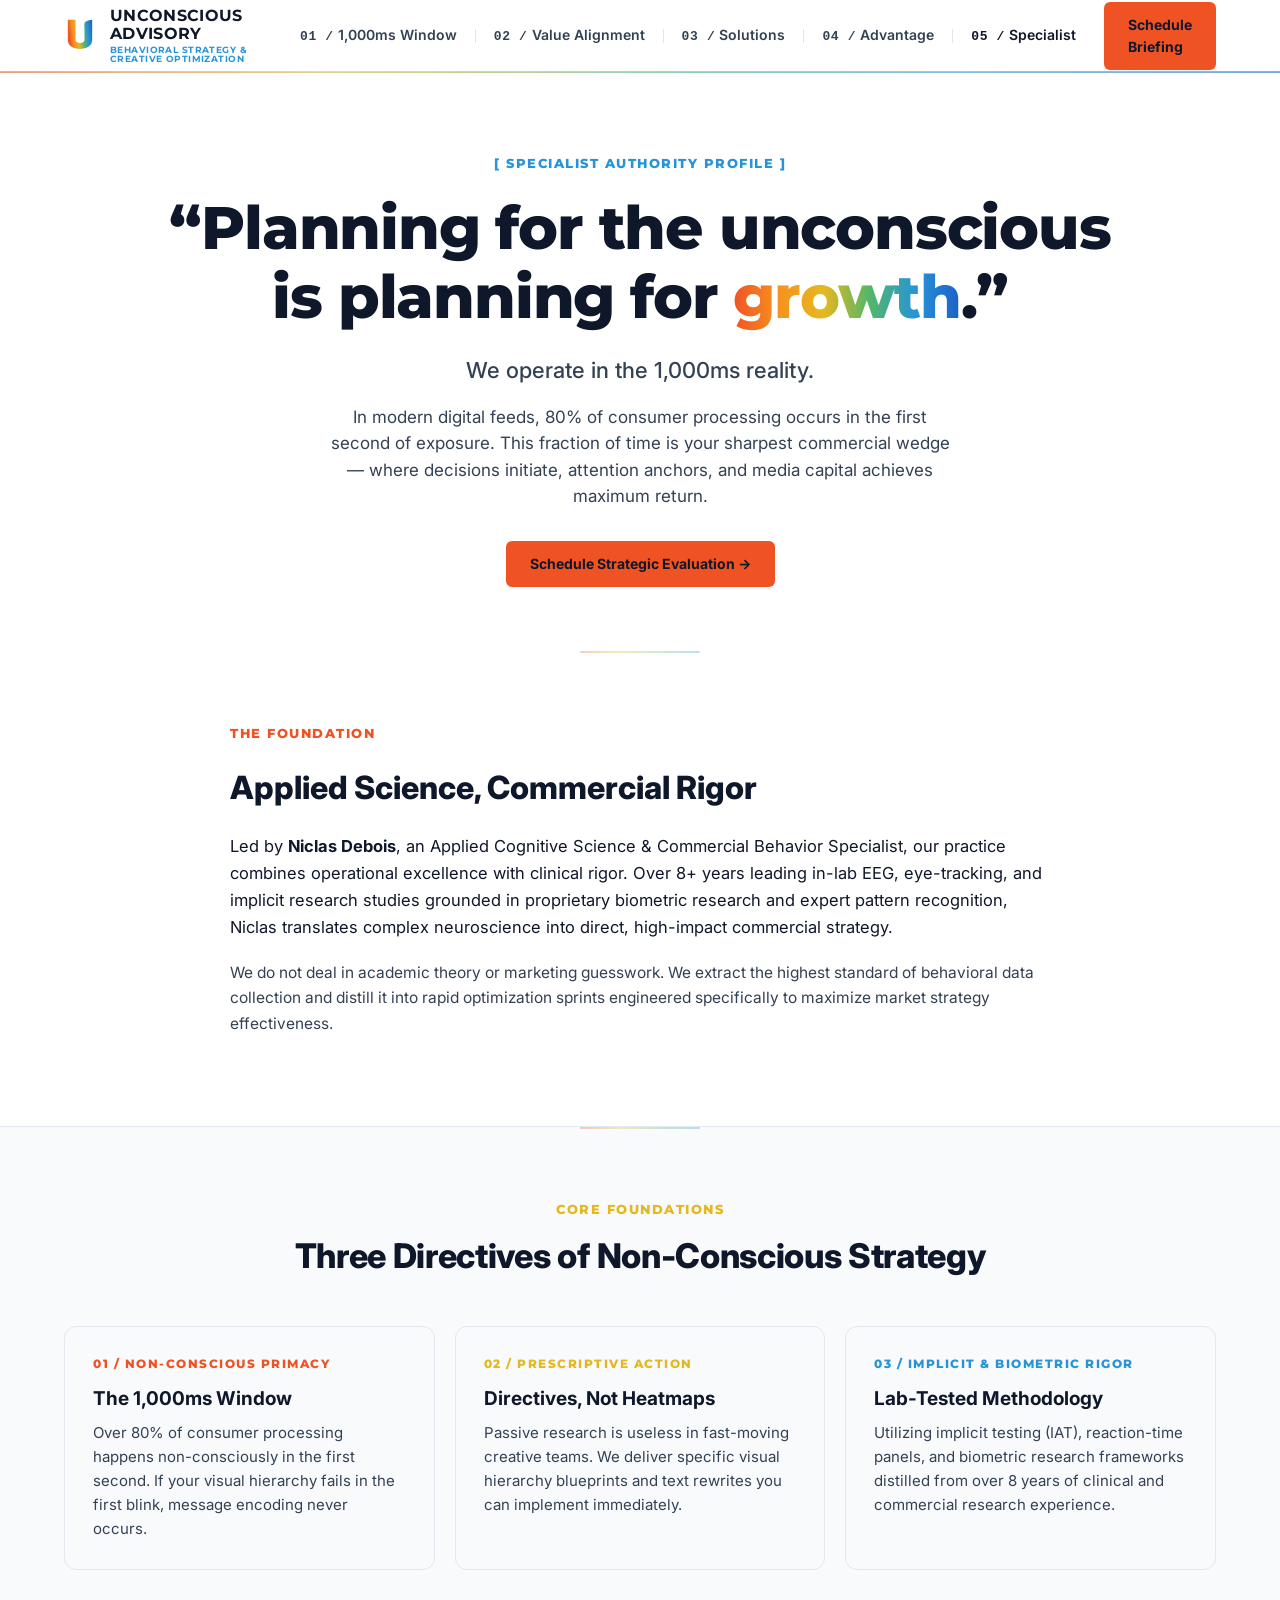
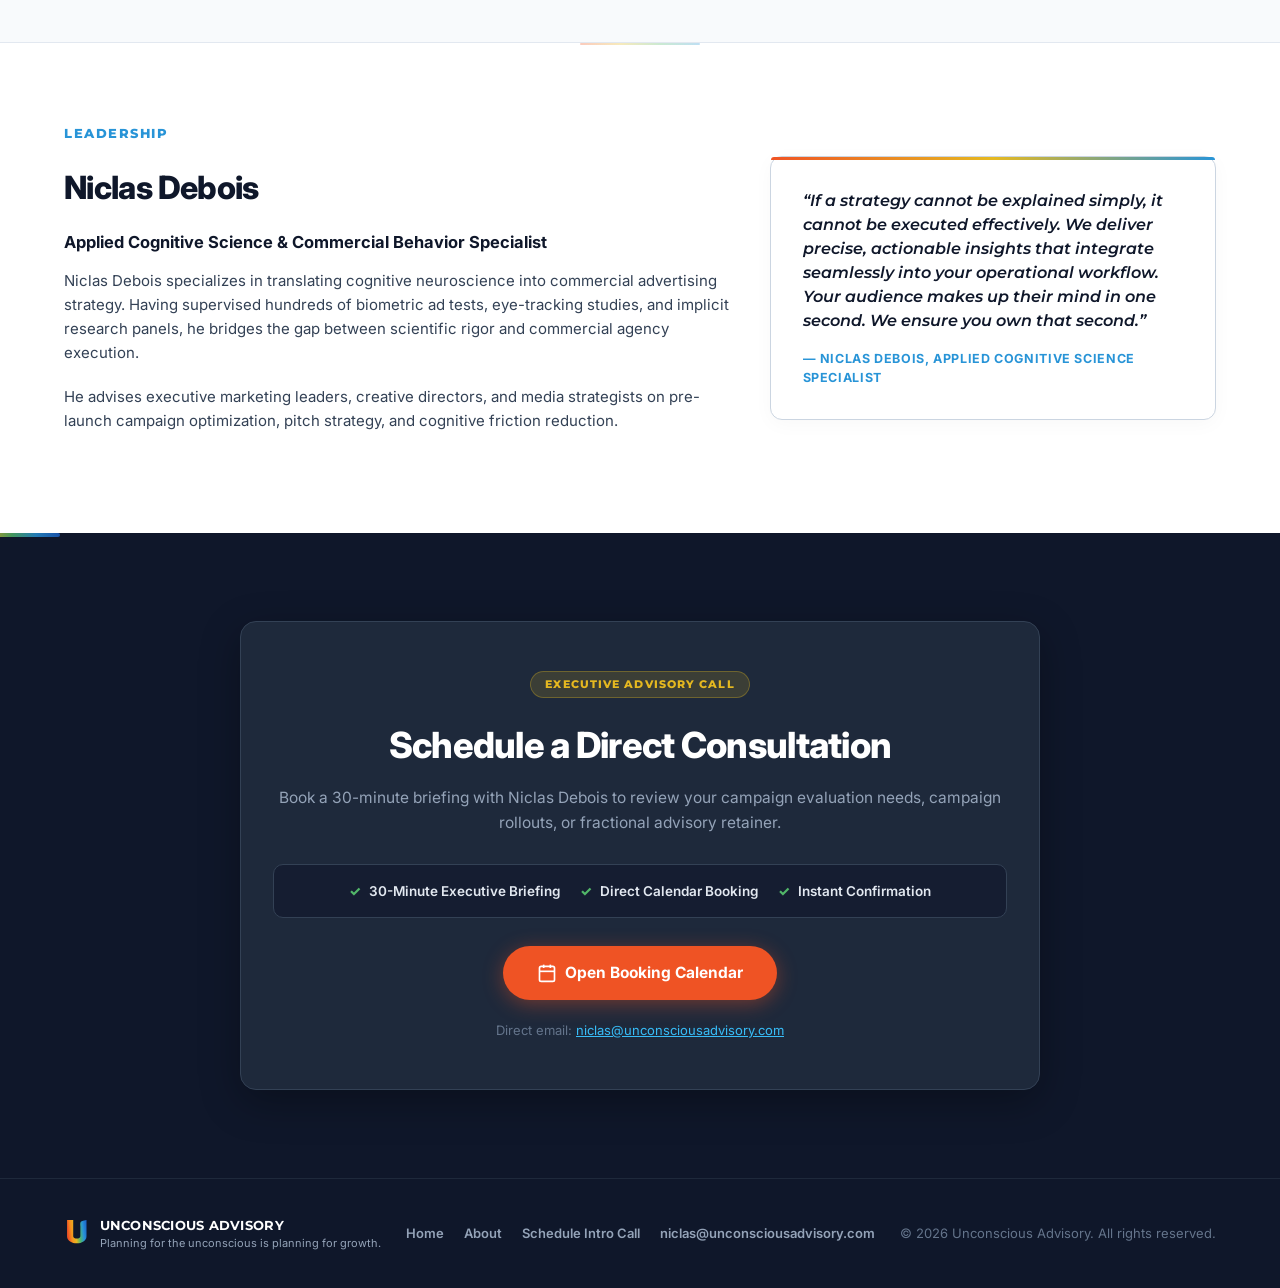
<file: about.html>
﻿<!DOCTYPE html>
<html lang="en">
  <head>
    <meta charset="utf-8">
    <meta name="viewport" content="width=device-width, initial-scale=1">
    <title>About Unconscious Advisory | Applied Cognitive Science &amp; Commercial Behavior Specialist</title>
    <meta name="description" content="Learn about Unconscious Advisory and founder Niclas Debois. Over 8 years of experience in applied cognitive science, biometric ad research, and performance creative optimization.">
    <meta name="keywords" content="Niclas Debois, Unconscious Advisory, Applied Cognitive Science, Commercial Behavior Specialist, Attention Architecture, Biometric Ad Testing, Performance Creative Optimization">
    <meta name="author" content="Niclas Debois - Unconscious Advisory">
    <link rel="canonical" href="https://unconsciousadvisory.com/about.html">

    <!-- Open Graph / Social Media -->
    <meta property="og:type" content="article">
    <meta property="og:url" content="https://unconsciousadvisory.com/about.html">
    <meta property="og:title" content="About Unconscious Advisory | Applied Cognitive Science &amp; Commercial Behavior Specialist">
    <meta property="og:description" content="Translating cognitive science and biometric insights into actionable creative directives that protect media spend and drive growth.">
    <meta property="og:site_name" content="Unconscious Advisory">

    <!-- Twitter Card -->
    <meta name="twitter:card" content="summary_large_image">
    <meta name="twitter:title" content="About Unconscious Advisory | Applied Cognitive Science &amp; Commercial Behavior Specialist">
    <meta name="twitter:description" content="Translating cognitive science and biometric insights into actionable creative directives.">

    <link rel="icon" type="image/svg+xml" href="data:image/svg+xml,<svg viewBox='0 0 100 125' xmlns='http://www.w3.org/2000/svg'><defs><linearGradient id='fg' x1='0%' y1='25%' x2='100%' y2='10%'><stop offset='0%' stop-color='%23EF5324'/><stop offset='18%' stop-color='%23F6921E'/><stop offset='38%' stop-color='%23E5B820'/><stop offset='58%' stop-color='%2352B769'/><stop offset='78%' stop-color='%232894D7'/><stop offset='100%' stop-color='%231B60C8'/></linearGradient></defs><path d='M 12 12 H 36 V 75 C 36 87, 64 87, 64 75 V 38 C 64 24, 58 16, 88 12 C 88 35, 88 75, 88 75 C 88 112, 12 112, 12 75 Z' fill='url(%23fg)'/></svg>">
    <link rel="preconnect" href="https://fonts.googleapis.com">
    <link rel="preconnect" href="https://fonts.gstatic.com" crossorigin>
    <link href="https://fonts.googleapis.com/css2?family=Inter:wght@400;500;600;700&family=Montserrat:wght@600;700;800&display=swap" rel="stylesheet">
    <link rel="stylesheet" href="style.css">

    <!-- JSON-LD Structured Data Schema -->
    <script type="application/ld+json">
    {
      "@context": "https://schema.org",
      "@type": "AboutPage",
      "mainEntity": {
        "@type": "Person",
        "name": "Niclas Debois",
        "jobTitle": "Applied Cognitive Science & Commercial Behavior Specialist",
        "worksFor": {
          "@type": "Organization",
          "name": "Unconscious Advisory",
          "url": "https://unconsciousadvisory.com"
        },
        "description": "Specialist in applied cognitive science, biometric ad testing, EEG/eye-tracking research fluency, and performance creative optimization."
      }
    }
    </script>
  </head>
  <body>
    <nav aria-label="Main Navigation">
      <div class="wrap">
        <a href="index.html" class="logo-lockup" aria-label="Unconscious Advisory Homepage">
          <svg class="logo-mark" viewBox="0 0 100 125" xmlns="http://www.w3.org/2000/svg" aria-hidden="true">
            <defs>
              <linearGradient id="uLogoGradient" x1="0%" y1="25%" x2="100%" y2="10%">
                <stop offset="0%" stop-color="#EF5324"/>
                <stop offset="18%" stop-color="#F6921E"/>
                <stop offset="38%" stop-color="#E5B820"/>
                <stop offset="58%" stop-color="#52B769"/>
                <stop offset="78%" stop-color="#2894D7"/>
                <stop offset="100%" stop-color="#1B60C8"/>
              </linearGradient>
            </defs>
            <path d="M 12 12 H 36 V 75 C 36 87, 64 87, 64 75 V 38 C 64 24, 58 16, 88 12 C 88 35, 88 75, 88 75 C 88 112, 12 112, 12 75 Z" fill="url(#uLogoGradient)"/>
          </svg>
          <div class="logo-text">
            <span class="l1">Unconscious Advisory</span>
            <span class="l2">Behavioral Strategy &amp; Creative Optimization</span>
          </div>
        </a>

        <div class="nav-right-desktop">
          <ul>
            <li><a href="index.html#window"><span class="nav-prefix">01 /</span> 1,000ms Window</a></li>
            <li><a href="index.html#alignment"><span class="nav-prefix">02 /</span> Value Alignment</a></li>
            <li><a href="index.html#solutions"><span class="nav-prefix">03 /</span> Solutions</a></li>
            <li><a href="index.html#advantage"><span class="nav-prefix">04 /</span> Advantage</a></li>
            <li><a href="about.html" style="color:var(--ua-text);"><span class="nav-prefix">05 /</span> Specialist</a></li>
          </ul>
          <a class="desktop-cta-btn" href="https://calendar.google.com/calendar/u/0/appointments/schedules/AcZssZ2LcS4_7GxVLhhBL3vSK7lkXRTVE4_ukA2afldgJuEk6k5xiYzDeJOOY-fLtUwEzAK8qryxdggb" target="_blank" rel="noopener">Schedule Briefing</a>
        </div>

        <button class="menu-toggle" aria-label="Toggle navigation" aria-expanded="false" aria-controls="mobile-menu">
          <span></span>
          <span></span>
          <span></span>
        </button>
      </div>

      <div class="mobile-dropdown" id="mobile-menu">
        <ul>
          <li><a href="index.html#window" class="mobile-link"><span class="nav-prefix">01 /</span> 1,000ms Window</a></li>
          <li><a href="index.html#alignment" class="mobile-link"><span class="nav-prefix">02 /</span> Value Alignment</a></li>
          <li><a href="index.html#solutions" class="mobile-link"><span class="nav-prefix">03 /</span> Solutions</a></li>
          <li><a href="index.html#advantage" class="mobile-link"><span class="nav-prefix">04 /</span> Advantage</a></li>
          <li><a href="about.html" class="mobile-link"><span class="nav-prefix">05 /</span> Specialist</a></li>
        </ul>
        <div class="mobile-cta-wrapper">
          <a class="mobile-cta-btn mobile-link" href="https://calendar.google.com/calendar/u/0/appointments/schedules/AcZssZ2LcS4_7GxVLhhBL3vSK7lkXRTVE4_ukA2afldgJuEk6k5xiYzDeJOOY-fLtUwEzAK8qryxdggb" target="_blank" rel="noopener">Schedule Briefing</a>
        </div>
      </div>
    </nav>
    <header class="hero">
      <div class="wrap">
        <div class="eyebrow section-badge">[ SPECIALIST AUTHORITY PROFILE ]</div>
        <h1 class="slogan">&ldquo;Planning for the unconscious is planning for <span class="accent">growth</span>.&rdquo;</h1>
        <p class="secondary">We operate in the 1,000ms reality.</p>
        <p class="sub">In modern digital feeds, 80% of consumer processing occurs in the first second of exposure. This fraction of time is your sharpest commercial wedge &mdash; where decisions initiate, attention anchors, and media capital achieves maximum return.</p>
        <a class="btn-primary" href="https://calendar.google.com/calendar/u/0/appointments/schedules/AcZssZ2LcS4_7GxVLhhBL3vSK7lkXRTVE4_ukA2afldgJuEk6k5xiYzDeJOOY-fLtUwEzAK8qryxdggb" target="_blank" rel="noopener">Schedule Strategic Evaluation &rarr;</a>
      </div>
    </header>

    <main>
      <section style="padding: 72px 0;">
        <div class="wrap">
          <div style="max-width: 820px; margin: 0 auto;">
            <div class="eyebrow" style="color:var(--grad-1)">The Foundation</div>
            <h2 style="font-size:32px; font-weight:800; color:var(--dark); margin: 12px 0 20px;">Applied Science, Commercial Rigor</h2>
            <p style="font-size:16.5px; line-height:1.65; color:var(--dark); margin-bottom:18px;">Led by <strong>Niclas Debois</strong>, an Applied Cognitive Science &amp; Commercial Behavior Specialist, our practice combines operational excellence with clinical rigor. Over 8+ years leading in-lab EEG, eye-tracking, and implicit research studies grounded in proprietary biometric research and expert pattern recognition, Niclas translates complex neuroscience into direct, high-impact commercial strategy.</p>
            <p style="font-size:15.5px; line-height:1.65; color:var(--neutral); margin-bottom:18px;">We do not deal in academic theory or marketing guesswork. We extract the highest standard of behavioral data collection and distill it into rapid optimization sprints engineered specifically to maximize market strategy effectiveness.</p>
          </div>
        </div>
      </section>
      <section style="padding: 72px 0; background: var(--tint); border-top:1px solid var(--border); border-bottom:1px solid var(--border);">
        <div class="wrap">
          <div class="section-head">
            <div class="eyebrow" style="color:var(--grad-3)">Core Foundations</div>
            <h2>Three Directives of Non-Conscious Strategy</h2>
          </div>
          <div class="advantage">
            <div class="adv-item">
              <div class="label">01 / Non-Conscious Primacy</div>
              <h3>The 1,000ms Window</h3>
              <p>Over 80% of consumer processing happens non-consciously in the first second. If your visual hierarchy fails in the first blink, message encoding never occurs.</p>
            </div>
            <div class="adv-item">
              <div class="label">02 / Prescriptive Action</div>
              <h3>Directives, Not Heatmaps</h3>
              <p>Passive research is useless in fast-moving creative teams. We deliver specific visual hierarchy blueprints and text rewrites you can implement immediately.</p>
            </div>
            <div class="adv-item">
              <div class="label">03 / Implicit &amp; Biometric Rigor</div>
              <h3>Lab-Tested Methodology</h3>
              <p>Utilizing implicit testing (IAT), reaction-time panels, and biometric research frameworks distilled from over 8 years of clinical and commercial research experience.</p>
            </div>
          </div>
        </div>
      </section>

      <section style="padding: 80px 0;">
        <div class="wrap">
          <div class="about-grid">
            <div class="about-content">
              <div class="eyebrow" style="color:var(--grad-5)">Leadership</div>
              <h2>Niclas Debois</h2>
              <p class="lead"><strong>Applied Cognitive Science &amp; Commercial Behavior Specialist</strong></p>
              <p>Niclas Debois specializes in translating cognitive neuroscience into commercial advertising strategy. Having supervised hundreds of biometric ad tests, eye-tracking studies, and implicit research panels, he bridges the gap between scientific rigor and commercial agency execution.</p>
              <p>He advises executive marketing leaders, creative directors, and media strategists on pre-launch campaign optimization, pitch strategy, and cognitive friction reduction.</p>
            </div>
            <div class="about-card">
              <div class="about-quote">
                &ldquo;If a strategy cannot be explained simply, it cannot be executed effectively. We deliver precise, actionable insights that integrate seamlessly into your operational workflow. Your audience makes up their mind in one second. We ensure you own that second.&rdquo;
              </div>
              <div class="about-author">&mdash; Niclas Debois, Applied Cognitive Science Specialist</div>
            </div>
          </div>
        </div>
      </section>
      <section id="booking" class="cta-section">
        <div class="wrap">
          <div class="booking-container">
            <div class="booking-badge">Executive Advisory Call</div>
            <h2>Schedule a Direct Consultation</h2>
            <p class="subtitle">Book a 30-minute briefing with Niclas Debois to review your campaign evaluation needs, campaign rollouts, or fractional advisory retainer.</p>

            <div class="booking-highlights">
              <div class="b-item"><span class="check">&check;</span> 30-Minute Executive Briefing</div>
              <div class="b-item"><span class="check">&check;</span> Direct Calendar Booking</div>
              <div class="b-item"><span class="check">&check;</span> Instant Confirmation</div>
            </div>

            <a class="btn-primary smart-booking-btn" href="https://calendar.google.com/calendar/u/0/appointments/schedules/AcZssZ2LcS4_7GxVLhhBL3vSK7lkXRTVE4_ukA2afldgJuEk6k5xiYzDeJOOY-fLtUwEzAK8qryxdggb" target="_blank" rel="noopener">
              <svg width="20" height="20" viewBox="0 0 24 24" fill="none" stroke="currentColor" stroke-width="2" style="vertical-align:middle;margin-right:8px;"><rect x="3" y="4" width="18" height="18" rx="2" ry="2"/><line x1="16" y1="2" x2="16" y2="6"/><line x1="8" y1="2" x2="8" y2="6"/><line x1="3" y1="10" x2="21" y2="10"/></svg>
              Open Booking Calendar
            </a>

            <div class="direct-email">
              Direct email: <a href="mailto:niclas@unconsciousadvisory.com">niclas@unconsciousadvisory.com</a>
            </div>
          </div>
        </div>
      </section>
    </main>

    <footer>
      <div class="wrap">
        <div class="footer-logo" style="background:transparent; border:none; box-shadow:none; padding:0;">
          <svg class="logo-mark" viewBox="0 0 100 125" xmlns="http://www.w3.org/2000/svg" aria-hidden="true">
            <defs>
              <linearGradient id="uLogoGradientFt" x1="0%" y1="25%" x2="100%" y2="10%">
                <stop offset="0%" stop-color="#EF5324"/>
                <stop offset="18%" stop-color="#F6921E"/>
                <stop offset="38%" stop-color="#E5B820"/>
                <stop offset="58%" stop-color="#52B769"/>
                <stop offset="78%" stop-color="#2894D7"/>
                <stop offset="100%" stop-color="#1B60C8"/>
              </linearGradient>
            </defs>
            <path d="M 12 12 H 36 V 75 C 36 87, 64 87, 64 75 V 38 C 64 24, 58 16, 88 12 C 88 35, 88 75, 88 75 C 88 112, 12 112, 12 75 Z" fill="url(#uLogoGradientFt)"/>
          </svg>
          <div style="display:flex; flex-direction:column;">
            <span class="ft" style="color:#FFF; font-weight:700;">Unconscious Advisory</span>
            <span style="font-size:11px; color:#94A3B8;">Planning for the unconscious is planning for growth.</span>
          </div>
        </div>
        <div class="footer-links">
          <a href="index.html">Home</a>
          <a href="about.html">About</a>
          <a href="https://calendar.google.com/calendar/u/0/appointments/schedules/AcZssZ2LcS4_7GxVLhhBL3vSK7lkXRTVE4_ukA2afldgJuEk6k5xiYzDeJOOY-fLtUwEzAK8qryxdggb" target="_blank" rel="noopener">Schedule Intro Call</a>
          <a href="mailto:niclas@unconsciousadvisory.com">niclas@unconsciousadvisory.com</a>
        </div>
        <span class="footer-copy">&copy; <span id="year"></span> Unconscious Advisory. All rights reserved.</span>
      </div>
    </footer>

    <script>
      document.getElementById('year').textContent = new Date().getFullYear();
      const toggle = document.querySelector('.menu-toggle');
      const dropdown = document.getElementById('mobile-menu');
      const mobileLinks = document.querySelectorAll('.mobile-link');
      toggle.addEventListener('click', () => {
        const isActive = toggle.classList.toggle('active');
        dropdown.classList.toggle('active');
        document.body.classList.toggle('menu-open');
        toggle.setAttribute('aria-expanded', isActive);
      });
      mobileLinks.forEach(link => {
        link.addEventListener('click', () => {
          toggle.classList.remove('active');
          dropdown.classList.remove('active');
          document.body.classList.remove('menu-open');
          toggle.setAttribute('aria-expanded', 'false');
        });
      });
    </script>
  </body>
</html>
</file>
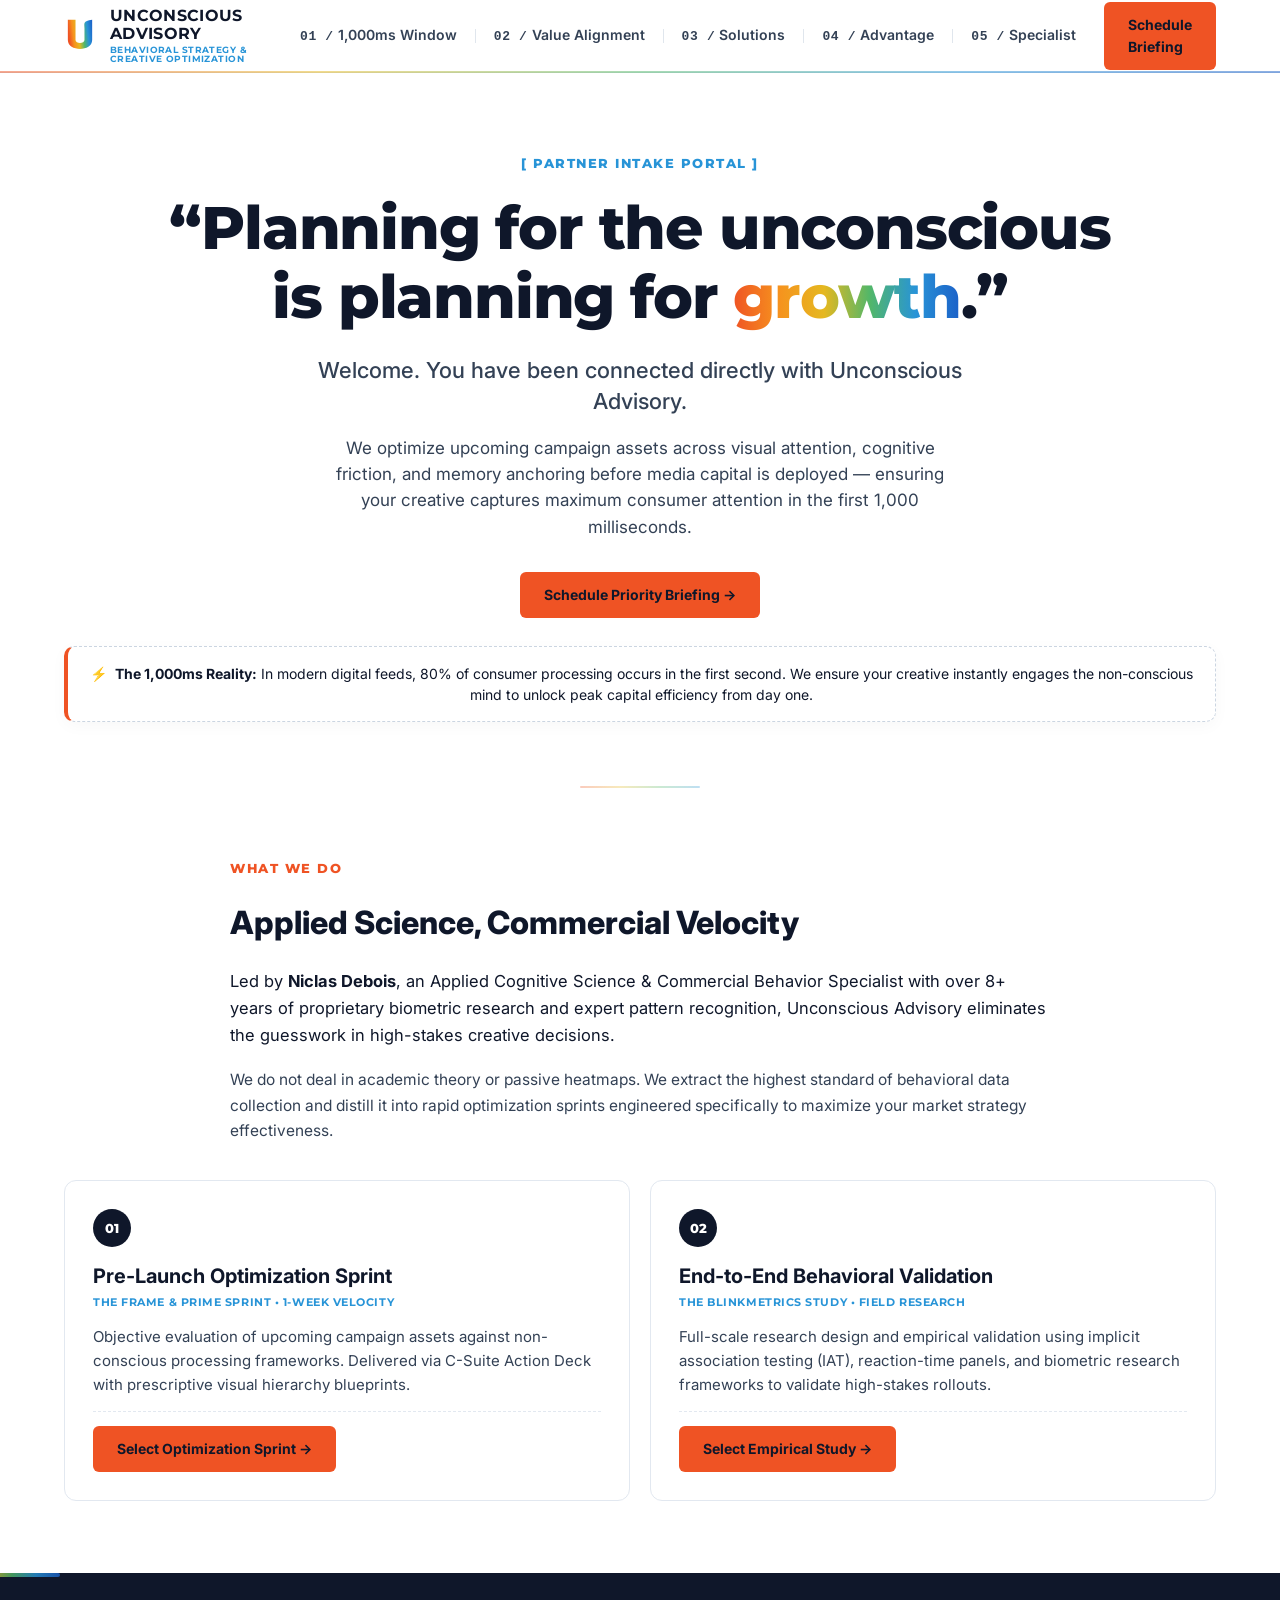
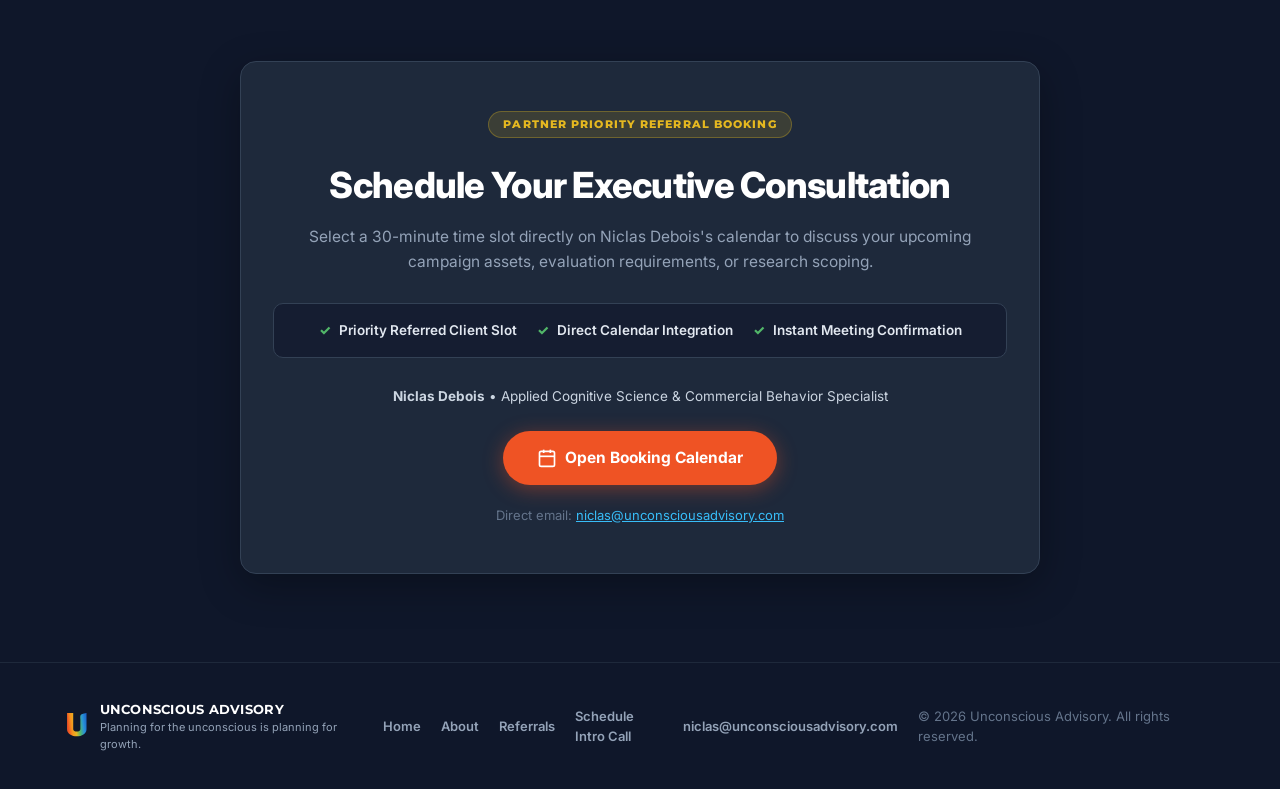
<file: referral.html>
﻿<!DOCTYPE html>
<html lang="en">
  <head>
    <meta charset="utf-8">
    <meta name="viewport" content="width=device-width, initial-scale=1">
    <title>Partner Referral &amp; Executive Briefing | Unconscious Advisory</title>
    <meta name="description" content="Dedicated referral landing page for partner clients. Schedule a 30-minute executive briefing with Niclas Debois to optimize your upcoming campaign creative before launch.">
    <meta name="keywords" content="Partner Referral, Unconscious Advisory, Niclas Debois, Pre-Launch Creative Evaluation, Behavioral Strategy, Attention Architecture">
    <meta name="author" content="Niclas Debois - Unconscious Advisory">
    <link rel="canonical" href="https://unconsciousadvisory.com/referral.html">

    <!-- Open Graph / Social Media -->
    <meta property="og:type" content="website">
    <meta property="og:url" content="https://unconsciousadvisory.com/referral.html">
    <meta property="og:title" content="Partner Referral &amp; Executive Briefing | Unconscious Advisory">
    <meta property="og:description" content="Dedicated referral landing page for partner clients. Schedule a 30-minute executive briefing with Niclas Debois.">
    <meta property="og:site_name" content="Unconscious Advisory">

    <!-- Twitter Card -->
    <meta name="twitter:card" content="summary_large_image">
    <meta name="twitter:title" content="Partner Referral &amp; Executive Briefing | Unconscious Advisory">
    <meta name="twitter:description" content="Schedule a 30-minute executive briefing with Niclas Debois to optimize your upcoming campaign creative.">

    <link rel="icon" type="image/svg+xml" href="data:image/svg+xml,<svg viewBox='0 0 100 125' xmlns='http://www.w3.org/2000/svg'><defs><linearGradient id='fg' x1='0%' y1='25%' x2='100%' y2='10%'><stop offset='0%' stop-color='%23EF5324'/><stop offset='18%' stop-color='%23F6921E'/><stop offset='38%' stop-color='%23E5B820'/><stop offset='58%' stop-color='%2352B769'/><stop offset='78%' stop-color='%232894D7'/><stop offset='100%' stop-color='%231B60C8'/></linearGradient></defs><path d='M 12 12 H 36 V 75 C 36 87, 64 87, 64 75 V 38 C 64 24, 58 16, 88 12 C 88 35, 88 75, 88 75 C 88 112, 12 112, 12 75 Z' fill='url(%23fg)'/></svg>">
    <link rel="preconnect" href="https://fonts.googleapis.com">
    <link rel="preconnect" href="https://fonts.gstatic.com" crossorigin>
    <link href="https://fonts.googleapis.com/css2?family=Inter:wght@400;500;600;700&family=Montserrat:wght@600;700;800&display=swap" rel="stylesheet">
    <link rel="stylesheet" href="style.css">

    <!-- JSON-LD Schema -->
    <script type="application/ld+json">
    {
      "@context": "https://schema.org",
      "@type": "ContactPage",
      "name": "Unconscious Advisory Partner Referral Booking",
      "url": "https://unconsciousadvisory.com/referral.html",
      "description": "Priority referral landing page and calendar booking for partner clients.",
      "mainEntity": {
        "@type": "Person",
        "name": "Niclas Debois",
        "jobTitle": "Applied Cognitive Science & Commercial Behavior Specialist"
      }
    }
    </script>
  </head>
  <body>
    <nav aria-label="Main Navigation">
      <div class="wrap">
        <a href="index.html" class="logo-lockup" aria-label="Unconscious Advisory Homepage">
          <svg class="logo-mark" viewBox="0 0 100 125" xmlns="http://www.w3.org/2000/svg" aria-hidden="true">
            <defs>
              <linearGradient id="uLogoGradient" x1="0%" y1="25%" x2="100%" y2="10%">
                <stop offset="0%" stop-color="#EF5324"/>
                <stop offset="18%" stop-color="#F6921E"/>
                <stop offset="38%" stop-color="#E5B820"/>
                <stop offset="58%" stop-color="#52B769"/>
                <stop offset="78%" stop-color="#2894D7"/>
                <stop offset="100%" stop-color="#1B60C8"/>
              </linearGradient>
            </defs>
            <path d="M 12 12 H 36 V 75 C 36 87, 64 87, 64 75 V 38 C 64 24, 58 16, 88 12 C 88 35, 88 75, 88 75 C 88 112, 12 112, 12 75 Z" fill="url(#uLogoGradient)"/>
          </svg>
          <div class="logo-text">
            <span class="l1">Unconscious Advisory</span>
            <span class="l2">Behavioral Strategy &amp; Creative Optimization</span>
          </div>
        </a>

        <div class="nav-right-desktop">
          <ul>
            <li><a href="index.html#window"><span class="nav-prefix">01 /</span> 1,000ms Window</a></li>
            <li><a href="index.html#alignment"><span class="nav-prefix">02 /</span> Value Alignment</a></li>
            <li><a href="index.html#solutions"><span class="nav-prefix">03 /</span> Solutions</a></li>
            <li><a href="index.html#advantage"><span class="nav-prefix">04 /</span> Advantage</a></li>
            <li><a href="about.html"><span class="nav-prefix">05 /</span> Specialist</a></li>
          </ul>
          <a class="desktop-cta-btn" href="https://calendar.google.com/calendar/u/0/appointments/schedules/AcZssZ2LcS4_7GxVLhhBL3vSK7lkXRTVE4_ukA2afldgJuEk6k5xiYzDeJOOY-fLtUwEzAK8qryxdggb" target="_blank" rel="noopener">Schedule Briefing</a>
        </div>

        <button class="menu-toggle" aria-label="Toggle navigation" aria-expanded="false" aria-controls="mobile-menu">
          <span></span>
          <span></span>
          <span></span>
        </button>
      </div>

      <div class="mobile-dropdown" id="mobile-menu">
        <ul>
          <li><a href="index.html#window" class="mobile-link"><span class="nav-prefix">01 /</span> 1,000ms Window</a></li>
          <li><a href="index.html#alignment" class="mobile-link"><span class="nav-prefix">02 /</span> Value Alignment</a></li>
          <li><a href="index.html#solutions" class="mobile-link"><span class="nav-prefix">03 /</span> Solutions</a></li>
          <li><a href="index.html#advantage" class="mobile-link"><span class="nav-prefix">04 /</span> Advantage</a></li>
          <li><a href="about.html" class="mobile-link"><span class="nav-prefix">05 /</span> Specialist</a></li>
        </ul>
        <div class="mobile-cta-wrapper">
          <a class="mobile-cta-btn mobile-link" href="https://calendar.google.com/calendar/u/0/appointments/schedules/AcZssZ2LcS4_7GxVLhhBL3vSK7lkXRTVE4_ukA2afldgJuEk6k5xiYzDeJOOY-fLtUwEzAK8qryxdggb" target="_blank" rel="noopener">Schedule Briefing</a>
        </div>
      </div>
    </nav>

    <header class="hero">
      <div class="wrap">
        <div class="eyebrow section-badge">[ PARTNER INTAKE PORTAL ]</div>
        <h1 class="slogan">&ldquo;Planning for the unconscious is planning for <span class="accent">growth</span>.&rdquo;</h1>
        <p class="secondary">Welcome. You have been connected directly with Unconscious Advisory.</p>
        <p class="sub">We optimize upcoming campaign assets across visual attention, cognitive friction, and memory anchoring before media capital is deployed &mdash; ensuring your creative captures maximum consumer attention in the first 1,000 milliseconds.</p>
        <a class="btn-primary" href="https://calendar.google.com/calendar/u/0/appointments/schedules/AcZssZ2LcS4_7GxVLhhBL3vSK7lkXRTVE4_ukA2afldgJuEk6k5xiYzDeJOOY-fLtUwEzAK8qryxdggb" target="_blank" rel="noopener">Schedule Priority Briefing &rarr;</a>

        <div class="reality-box">
          <span class="lightning">&#9889;</span> <strong>The 1,000ms Reality:</strong> In modern digital feeds, 80% of consumer processing occurs in the first second. We ensure your creative instantly engages the non-conscious mind to unlock peak capital efficiency from day one.
        </div>
      </div>
    </header>

    <main>
      <section style="padding: 72px 0;">
        <div class="wrap">
          <div style="max-width: 820px; margin: 0 auto;">
            <div class="eyebrow" style="color:var(--grad-1)">What We Do</div>
            <h2 style="font-size:32px; font-weight:800; color:var(--dark); margin: 12px 0 20px;">Applied Science, Commercial Velocity</h2>
            <p style="font-size:16.5px; line-height:1.65; color:var(--dark); margin-bottom:18px;">Led by <strong>Niclas Debois</strong>, an Applied Cognitive Science &amp; Commercial Behavior Specialist with over 8+ years of proprietary biometric research and expert pattern recognition, Unconscious Advisory eliminates the guesswork in high-stakes creative decisions.</p>
            <p style="font-size:15.5px; line-height:1.65; color:var(--neutral); margin-bottom:24px;">We do not deal in academic theory or passive heatmaps. We extract the highest standard of behavioral data collection and distill it into rapid optimization sprints engineered specifically to maximize your market strategy effectiveness.</p>
          </div>

          <div class="grid grid-2" style="margin-top: 36px;">
            <div class="eng-card">
              <div class="node">01</div>
              <div class="eng-meta">
                <h3>Pre-Launch Optimization Sprint</h3>
                <span class="eng-sub">The Frame &amp; Prime Sprint &bull; 1-Week Velocity</span>
              </div>
              <p>Objective evaluation of upcoming campaign assets against non-conscious processing frameworks. Delivered via C-Suite Action Deck with prescriptive visual hierarchy blueprints.</p>
              <div class="eng-bottom">
                <a href="#booking" class="btn-primary">Select Optimization Sprint &rarr;</a>
              </div>
            </div>

            <div class="eng-card">
              <div class="node">02</div>
              <div class="eng-meta">
                <h3>End-to-End Behavioral Validation</h3>
                <span class="eng-sub">The BlinkMetrics Study &bull; Field Research</span>
              </div>
              <p>Full-scale research design and empirical validation using implicit association testing (IAT), reaction-time panels, and biometric research frameworks to validate high-stakes rollouts.</p>
              <div class="eng-bottom">
                <a href="#booking" class="btn-primary">Select Empirical Study &rarr;</a>
              </div>
            </div>
          </div>
        </div>
      </section>

      <section id="booking" class="cta-section">
        <div class="wrap">
          <div class="booking-container">
            <div class="booking-badge">Partner Priority Referral Booking</div>
            <h2>Schedule Your Executive Consultation</h2>
            <p class="subtitle">Select a 30-minute time slot directly on Niclas Debois's calendar to discuss your upcoming campaign assets, evaluation requirements, or research scoping.</p>

            <div class="booking-highlights">
              <div class="b-item"><span class="check">&check;</span> Priority Referred Client Slot</div>
              <div class="b-item"><span class="check">&check;</span> Direct Calendar Integration</div>
              <div class="b-item"><span class="check">&check;</span> Instant Meeting Confirmation</div>
            </div>

            <div class="person-info">
              <strong>Niclas Debois</strong> &bull; Applied Cognitive Science &amp; Commercial Behavior Specialist
            </div>

            <a class="btn-primary smart-booking-btn" href="https://calendar.google.com/calendar/u/0/appointments/schedules/AcZssZ2LcS4_7GxVLhhBL3vSK7lkXRTVE4_ukA2afldgJuEk6k5xiYzDeJOOY-fLtUwEzAK8qryxdggb" target="_blank" rel="noopener">
              <svg width="20" height="20" viewBox="0 0 24 24" fill="none" stroke="currentColor" stroke-width="2" style="vertical-align:middle;margin-right:8px;"><rect x="3" y="4" width="18" height="18" rx="2" ry="2"/><line x1="16" y1="2" x2="16" y2="6"/><line x1="8" y1="2" x2="8" y2="6"/><line x1="3" y1="10" x2="21" y2="10"/></svg>
              Open Booking Calendar
            </a>

            <div class="direct-email">
              Direct email: <a href="mailto:niclas@unconsciousadvisory.com">niclas@unconsciousadvisory.com</a>
            </div>
          </div>
        </div>
      </section>

    <footer>
      <div class="wrap">
        <div class="footer-logo" style="background:transparent; border:none; box-shadow:none; padding:0;">
          <svg class="logo-mark" viewBox="0 0 100 125" xmlns="http://www.w3.org/2000/svg" aria-hidden="true">
            <defs>
              <linearGradient id="uLogoGradientFt" x1="0%" y1="25%" x2="100%" y2="10%">
                <stop offset="0%" stop-color="#EF5324"/>
                <stop offset="18%" stop-color="#F6921E"/>
                <stop offset="38%" stop-color="#E5B820"/>
                <stop offset="58%" stop-color="#52B769"/>
                <stop offset="78%" stop-color="#2894D7"/>
                <stop offset="100%" stop-color="#1B60C8"/>
              </linearGradient>
            </defs>
            <path d="M 12 12 H 36 V 75 C 36 87, 64 87, 64 75 V 38 C 64 24, 58 16, 88 12 C 88 35, 88 75, 88 75 C 88 112, 12 112, 12 75 Z" fill="url(#uLogoGradientFt)"/>
          </svg>
          <div style="display:flex; flex-direction:column;">
            <span class="ft" style="color:#FFF; font-weight:700;">Unconscious Advisory</span>
            <span style="font-size:11px; color:#94A3B8;">Planning for the unconscious is planning for growth.</span>
          </div>
        </div>
        <div class="footer-links">
          <a href="index.html">Home</a>
          <a href="about.html">About</a>
          <a href="referral.html">Referrals</a>
          <a href="https://calendar.google.com/calendar/u/0/appointments/schedules/AcZssZ2LcS4_7GxVLhhBL3vSK7lkXRTVE4_ukA2afldgJuEk6k5xiYzDeJOOY-fLtUwEzAK8qryxdggb" target="_blank" rel="noopener">Schedule Intro Call</a>
          <a href="mailto:niclas@unconsciousadvisory.com">niclas@unconsciousadvisory.com</a>
        </div>
        <span class="footer-copy">&copy; <span id="year"></span> Unconscious Advisory. All rights reserved.</span>
      </div>
    </footer>

    <script>
      document.getElementById('year').textContent = new Date().getFullYear();
      const toggle = document.querySelector('.menu-toggle');
      const dropdown = document.getElementById('mobile-menu');
      const mobileLinks = document.querySelectorAll('.mobile-link');
      toggle.addEventListener('click', () => {
        const isActive = toggle.classList.toggle('active');
        dropdown.classList.toggle('active');
        document.body.classList.toggle('menu-open');
        toggle.setAttribute('aria-expanded', isActive);
      });
      mobileLinks.forEach(link => {
        link.addEventListener('click', () => {
          toggle.classList.remove('active');
          dropdown.classList.remove('active');
          document.body.classList.remove('menu-open');
          toggle.setAttribute('aria-expanded', 'false');
        });
      });
    </script>
    </main>
  </body>
</html>
</file>
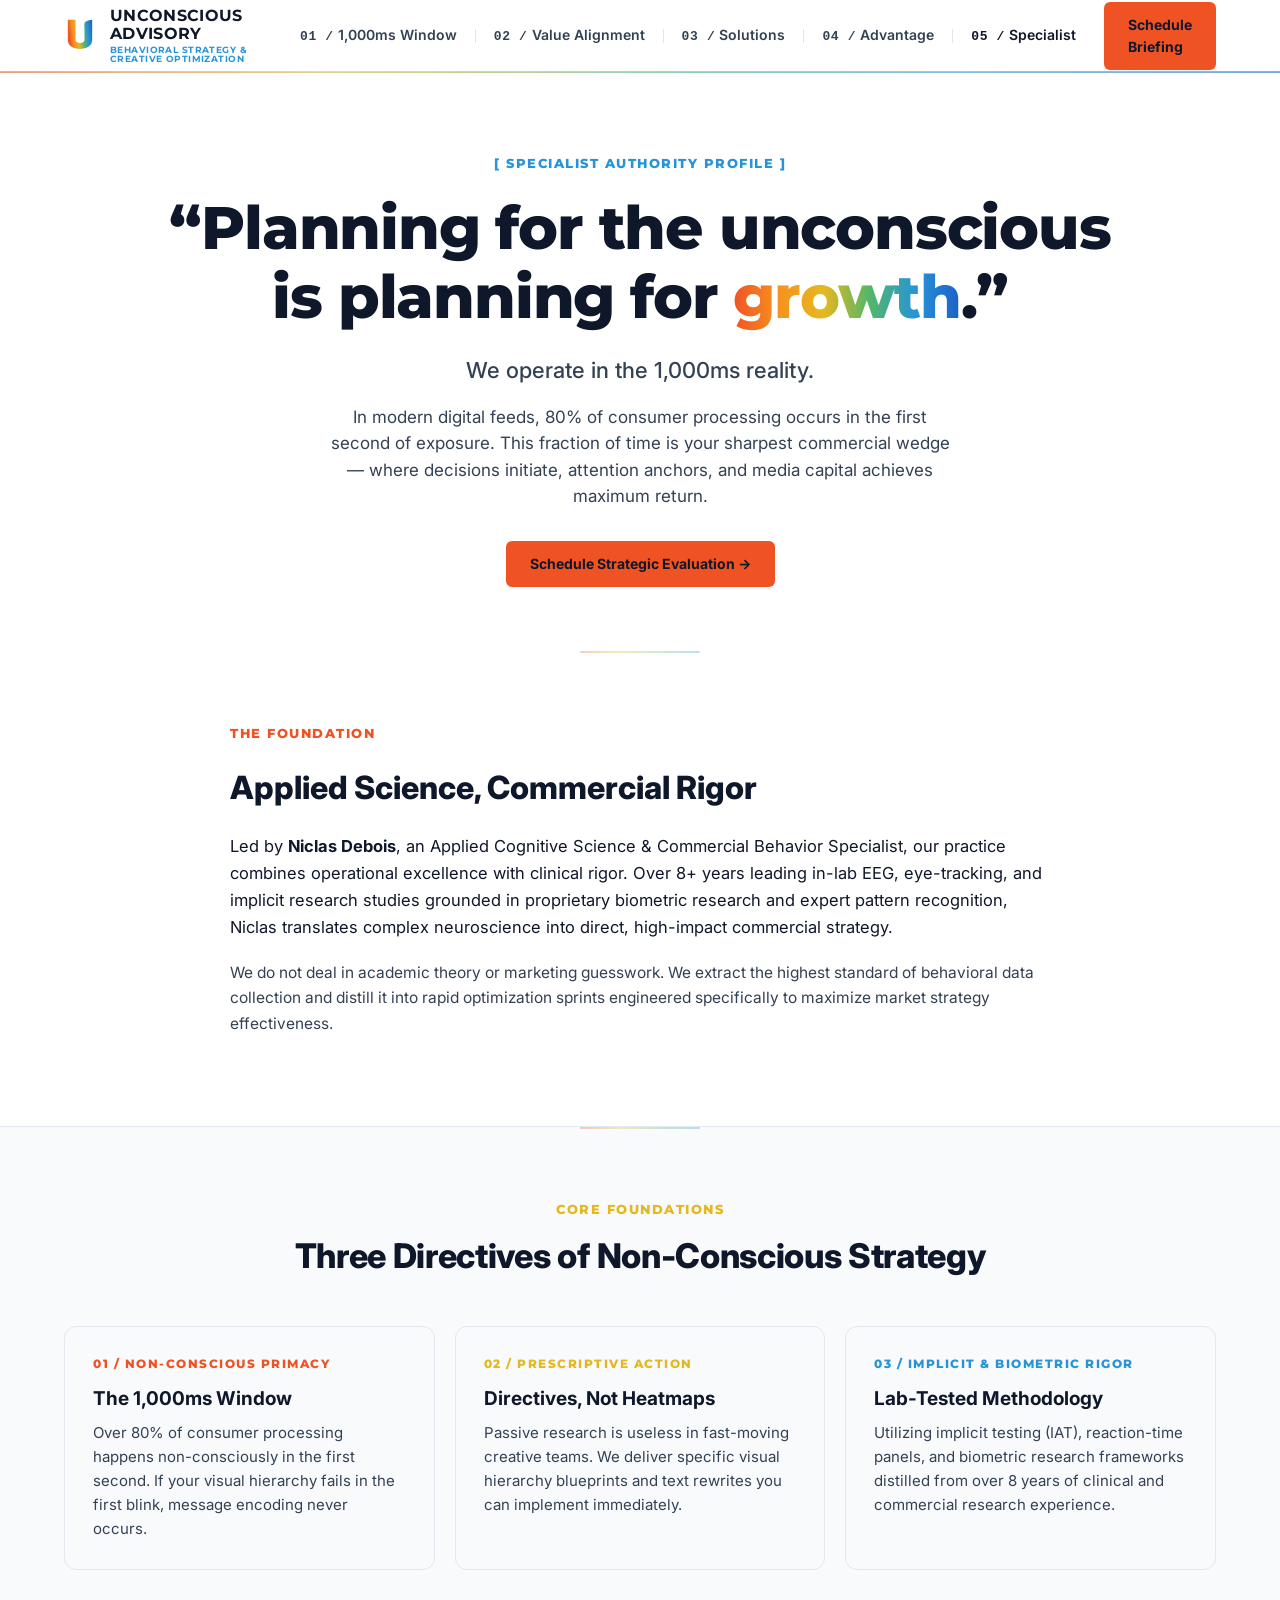
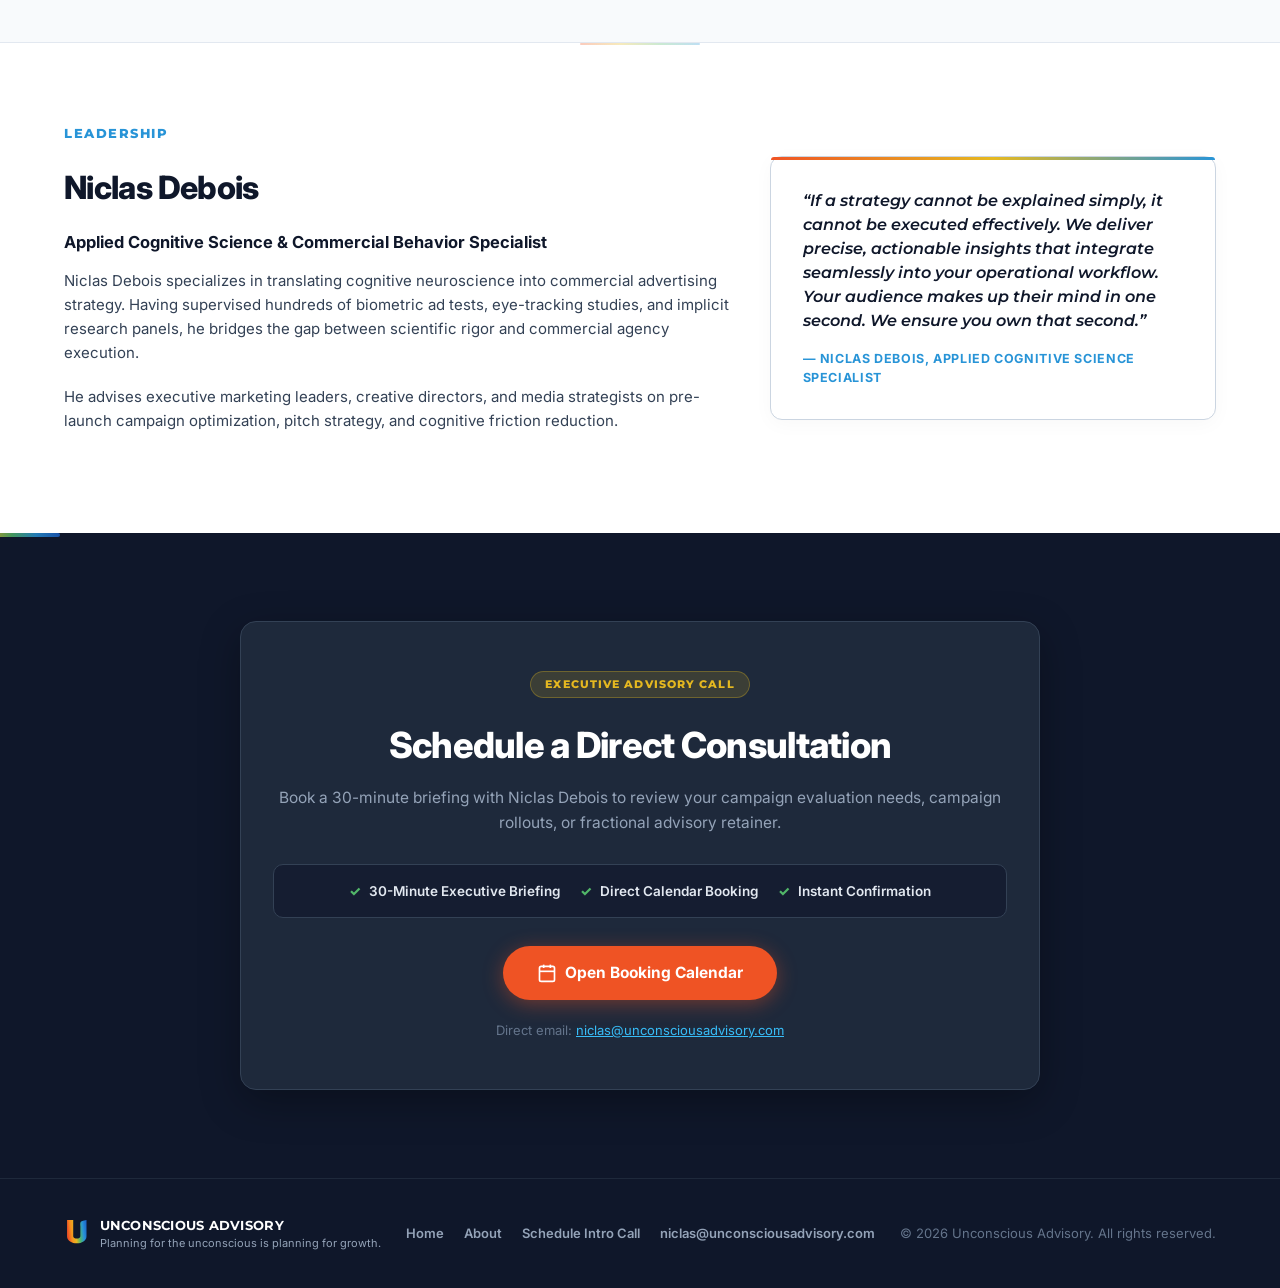
<file: site/unconsciousadvisory-main/about.html>
<!DOCTYPE html>
<html lang="en">
  <head>
    <meta charset="utf-8">
    <meta name="viewport" content="width=device-width, initial-scale=1">
    <title>About Unconscious Advisory | Applied Cognitive Science &amp; Commercial Behavior Specialist</title>
    <meta name="description" content="Learn about Unconscious Advisory and founder Niclas Debois. Over 8 years of experience in applied cognitive science, biometric ad research, and performance creative optimization.">
    <meta name="keywords" content="Niclas Debois, Unconscious Advisory, Applied Cognitive Science, Commercial Behavior Specialist, Attention Architecture, Biometric Ad Testing, Performance Creative Optimization">
    <meta name="author" content="Niclas Debois - Unconscious Advisory">
    <link rel="canonical" href="https://unconsciousadvisory.com/about.html">

    <!-- Open Graph / Social Media -->
    <meta property="og:type" content="article">
    <meta property="og:url" content="https://unconsciousadvisory.com/about.html">
    <meta property="og:title" content="About Unconscious Advisory | Applied Cognitive Science &amp; Commercial Behavior Specialist">
    <meta property="og:description" content="Translating cognitive science and biometric insights into actionable creative directives that protect media spend and drive growth.">
    <meta property="og:site_name" content="Unconscious Advisory">

    <!-- Twitter Card -->
    <meta name="twitter:card" content="summary_large_image">
    <meta name="twitter:title" content="About Unconscious Advisory | Applied Cognitive Science &amp; Commercial Behavior Specialist">
    <meta name="twitter:description" content="Translating cognitive science and biometric insights into actionable creative directives.">

    <link rel="icon" type="image/svg+xml" href="data:image/svg+xml,<svg viewBox='0 0 100 125' xmlns='http://www.w3.org/2000/svg'><defs><linearGradient id='fg' x1='0%' y1='25%' x2='100%' y2='10%'><stop offset='0%' stop-color='%23EF5324'/><stop offset='18%' stop-color='%23F6921E'/><stop offset='38%' stop-color='%23E5B820'/><stop offset='58%' stop-color='%2352B769'/><stop offset='78%' stop-color='%232894D7'/><stop offset='100%' stop-color='%231B60C8'/></linearGradient></defs><path d='M 12 12 H 36 V 75 C 36 87, 64 87, 64 75 V 38 C 64 24, 58 16, 88 12 C 88 35, 88 75, 88 75 C 88 112, 12 112, 12 75 Z' fill='url(%23fg)'/></svg>">
    <link rel="preconnect" href="https://fonts.googleapis.com">
    <link rel="preconnect" href="https://fonts.gstatic.com" crossorigin>
    <link href="https://fonts.googleapis.com/css2?family=Inter:wght@400;500;600;700&family=Montserrat:wght@600;700;800&display=swap" rel="stylesheet">
    <link rel="stylesheet" href="style.css">

    <!-- JSON-LD Structured Data Schema -->
    <script type="application/ld+json">
    {
      "@context": "https://schema.org",
      "@type": "AboutPage",
      "mainEntity": {
        "@type": "Person",
        "name": "Niclas Debois",
        "jobTitle": "Applied Cognitive Science & Commercial Behavior Specialist",
        "worksFor": {
          "@type": "Organization",
          "name": "Unconscious Advisory",
          "url": "https://unconsciousadvisory.com"
        },
        "description": "Specialist in applied cognitive science, biometric ad testing, EEG/eye-tracking research fluency, and performance creative optimization."
      }
    }
    </script>
  </head>
  <body>
    <nav aria-label="Main Navigation">
      <div class="wrap">
        <a href="index.html" class="logo-lockup" aria-label="Unconscious Advisory Homepage">
          <svg class="logo-mark" viewBox="0 0 100 125" xmlns="http://www.w3.org/2000/svg" aria-hidden="true">
            <defs>
              <linearGradient id="uLogoGradient" x1="0%" y1="25%" x2="100%" y2="10%">
                <stop offset="0%" stop-color="#EF5324"/>
                <stop offset="18%" stop-color="#F6921E"/>
                <stop offset="38%" stop-color="#E5B820"/>
                <stop offset="58%" stop-color="#52B769"/>
                <stop offset="78%" stop-color="#2894D7"/>
                <stop offset="100%" stop-color="#1B60C8"/>
              </linearGradient>
            </defs>
            <path d="M 12 12 H 36 V 75 C 36 87, 64 87, 64 75 V 38 C 64 24, 58 16, 88 12 C 88 35, 88 75, 88 75 C 88 112, 12 112, 12 75 Z" fill="url(#uLogoGradient)"/>
          </svg>
          <div class="logo-text">
            <span class="l1">Unconscious Advisory</span>
            <span class="l2">Behavioral Strategy &amp; Creative Optimization</span>
          </div>
        </a>

        <div class="nav-right-desktop">
          <ul>
            <li><a href="index.html#window"><span class="nav-prefix">01 /</span> 1,000ms Window</a></li>
            <li><a href="index.html#alignment"><span class="nav-prefix">02 /</span> Value Alignment</a></li>
            <li><a href="index.html#solutions"><span class="nav-prefix">03 /</span> Solutions</a></li>
            <li><a href="index.html#advantage"><span class="nav-prefix">04 /</span> Advantage</a></li>
            <li><a href="about.html" style="color:var(--ua-text);"><span class="nav-prefix">05 /</span> Specialist</a></li>
          </ul>
          <a class="desktop-cta-btn" href="https://calendar.google.com/calendar/u/0/appointments/schedules/AcZssZ2LcS4_7GxVLhhBL3vSK7lkXRTVE4_ukA2afldgJuEk6k5xiYzDeJOOY-fLtUwEzAK8qryxdggb" target="_blank" rel="noopener">Schedule Briefing</a>
        </div>

        <button class="menu-toggle" aria-label="Toggle navigation" aria-expanded="false" aria-controls="mobile-menu">
          <span></span>
          <span></span>
          <span></span>
        </button>
      </div>

      <div class="mobile-dropdown" id="mobile-menu">
        <ul>
          <li><a href="index.html#window" class="mobile-link"><span class="nav-prefix">01 /</span> 1,000ms Window</a></li>
          <li><a href="index.html#alignment" class="mobile-link"><span class="nav-prefix">02 /</span> Value Alignment</a></li>
          <li><a href="index.html#solutions" class="mobile-link"><span class="nav-prefix">03 /</span> Solutions</a></li>
          <li><a href="index.html#advantage" class="mobile-link"><span class="nav-prefix">04 /</span> Advantage</a></li>
          <li><a href="about.html" class="mobile-link"><span class="nav-prefix">05 /</span> Specialist</a></li>
        </ul>
        <div class="mobile-cta-wrapper">
          <a class="mobile-cta-btn mobile-link" href="https://calendar.google.com/calendar/u/0/appointments/schedules/AcZssZ2LcS4_7GxVLhhBL3vSK7lkXRTVE4_ukA2afldgJuEk6k5xiYzDeJOOY-fLtUwEzAK8qryxdggb" target="_blank" rel="noopener">Schedule Briefing</a>
        </div>
      </div>
    </nav>
    <header class="hero">
      <div class="wrap">
        <div class="eyebrow section-badge">[ SPECIALIST AUTHORITY PROFILE ]</div>
        <h1 class="slogan">&ldquo;Planning for the unconscious is planning for <span class="accent">growth</span>.&rdquo;</h1>
        <p class="secondary">We operate in the 1,000ms reality.</p>
        <p class="sub">In modern digital feeds, 80% of consumer processing occurs in the first second of exposure. This fraction of time is your sharpest commercial wedge &mdash; where decisions initiate, attention anchors, and media capital achieves maximum return.</p>
        <a class="btn-primary" href="https://calendar.google.com/calendar/u/0/appointments/schedules/AcZssZ2LcS4_7GxVLhhBL3vSK7lkXRTVE4_ukA2afldgJuEk6k5xiYzDeJOOY-fLtUwEzAK8qryxdggb" target="_blank" rel="noopener">Schedule Strategic Evaluation &rarr;</a>
      </div>
    </header>

    <main>
      <section style="padding: 72px 0;">
        <div class="wrap">
          <div style="max-width: 820px; margin: 0 auto;">
            <div class="eyebrow" style="color:var(--grad-1)">The Foundation</div>
            <h2 style="font-size:32px; font-weight:800; color:var(--dark); margin: 12px 0 20px;">Applied Science, Commercial Rigor</h2>
            <p style="font-size:16.5px; line-height:1.65; color:var(--dark); margin-bottom:18px;">Led by <strong>Niclas Debois</strong>, an Applied Cognitive Science &amp; Commercial Behavior Specialist, our practice combines operational excellence with clinical rigor. Over 8+ years leading in-lab EEG, eye-tracking, and implicit research studies grounded in proprietary biometric research and expert pattern recognition, Niclas translates complex neuroscience into direct, high-impact commercial strategy.</p>
            <p style="font-size:15.5px; line-height:1.65; color:var(--neutral); margin-bottom:18px;">We do not deal in academic theory or marketing guesswork. We extract the highest standard of behavioral data collection and distill it into rapid optimization sprints engineered specifically to maximize market strategy effectiveness.</p>
          </div>
        </div>
      </section>
      <section style="padding: 72px 0; background: var(--tint); border-top:1px solid var(--border); border-bottom:1px solid var(--border);">
        <div class="wrap">
          <div class="section-head">
            <div class="eyebrow" style="color:var(--grad-3)">Core Foundations</div>
            <h2>Three Directives of Non-Conscious Strategy</h2>
          </div>
          <div class="advantage">
            <div class="adv-item">
              <div class="label">01 / Non-Conscious Primacy</div>
              <h3>The 1,000ms Window</h3>
              <p>Over 80% of consumer processing happens non-consciously in the first second. If your visual hierarchy fails in the first blink, message encoding never occurs.</p>
            </div>
            <div class="adv-item">
              <div class="label">02 / Prescriptive Action</div>
              <h3>Directives, Not Heatmaps</h3>
              <p>Passive research is useless in fast-moving creative teams. We deliver specific visual hierarchy blueprints and text rewrites you can implement immediately.</p>
            </div>
            <div class="adv-item">
              <div class="label">03 / Implicit &amp; Biometric Rigor</div>
              <h3>Lab-Tested Methodology</h3>
              <p>Utilizing implicit testing (IAT), reaction-time panels, and biometric research frameworks distilled from over 8 years of clinical and commercial research experience.</p>
            </div>
          </div>
        </div>
      </section>

      <section style="padding: 80px 0;">
        <div class="wrap">
          <div class="about-grid">
            <div class="about-content">
              <div class="eyebrow" style="color:var(--grad-5)">Leadership</div>
              <h2>Niclas Debois</h2>
              <p class="lead"><strong>Applied Cognitive Science &amp; Commercial Behavior Specialist</strong></p>
              <p>Niclas Debois specializes in translating cognitive neuroscience into commercial advertising strategy. Having supervised hundreds of biometric ad tests, eye-tracking studies, and implicit research panels, he bridges the gap between scientific rigor and commercial agency execution.</p>
              <p>He advises executive marketing leaders, creative directors, and media strategists on pre-launch campaign optimization, pitch strategy, and cognitive friction reduction.</p>
            </div>
            <div class="about-card">
              <div class="about-quote">
                &ldquo;If a strategy cannot be explained simply, it cannot be executed effectively. We deliver precise, actionable insights that integrate seamlessly into your operational workflow. Your audience makes up their mind in one second. We ensure you own that second.&rdquo;
              </div>
              <div class="about-author">&mdash; Niclas Debois, Applied Cognitive Science Specialist</div>
            </div>
          </div>
        </div>
      </section>
      <section id="booking" class="cta-section">
        <div class="wrap">
          <div class="booking-container">
            <div class="booking-badge">Executive Advisory Call</div>
            <h2>Schedule a Direct Consultation</h2>
            <p class="subtitle">Book a 30-minute briefing with Niclas Debois to review your campaign evaluation needs, campaign rollouts, or fractional advisory retainer.</p>

            <div class="booking-highlights">
              <div class="b-item"><span class="check">&check;</span> 30-Minute Executive Briefing</div>
              <div class="b-item"><span class="check">&check;</span> Direct Calendar Booking</div>
              <div class="b-item"><span class="check">&check;</span> Instant Confirmation</div>
            </div>

            <a class="btn-primary smart-booking-btn" href="https://calendar.google.com/calendar/u/0/appointments/schedules/AcZssZ2LcS4_7GxVLhhBL3vSK7lkXRTVE4_ukA2afldgJuEk6k5xiYzDeJOOY-fLtUwEzAK8qryxdggb" target="_blank" rel="noopener">
              <svg width="20" height="20" viewBox="0 0 24 24" fill="none" stroke="currentColor" stroke-width="2" style="vertical-align:middle;margin-right:8px;"><rect x="3" y="4" width="18" height="18" rx="2" ry="2"/><line x1="16" y1="2" x2="16" y2="6"/><line x1="8" y1="2" x2="8" y2="6"/><line x1="3" y1="10" x2="21" y2="10"/></svg>
              Open Booking Calendar
            </a>

            <div class="direct-email">
              Direct email: <a href="mailto:niclas@unconsciousadvisory.com">niclas@unconsciousadvisory.com</a>
            </div>
          </div>
        </div>
      </section>
    </main>

    <footer>
      <div class="wrap">
        <div class="footer-logo" style="background:transparent; border:none; box-shadow:none; padding:0;">
          <svg class="logo-mark" viewBox="0 0 100 125" xmlns="http://www.w3.org/2000/svg" aria-hidden="true">
            <defs>
              <linearGradient id="uLogoGradientFt" x1="0%" y1="25%" x2="100%" y2="10%">
                <stop offset="0%" stop-color="#EF5324"/>
                <stop offset="18%" stop-color="#F6921E"/>
                <stop offset="38%" stop-color="#E5B820"/>
                <stop offset="58%" stop-color="#52B769"/>
                <stop offset="78%" stop-color="#2894D7"/>
                <stop offset="100%" stop-color="#1B60C8"/>
              </linearGradient>
            </defs>
            <path d="M 12 12 H 36 V 75 C 36 87, 64 87, 64 75 V 38 C 64 24, 58 16, 88 12 C 88 35, 88 75, 88 75 C 88 112, 12 112, 12 75 Z" fill="url(#uLogoGradientFt)"/>
          </svg>
          <div style="display:flex; flex-direction:column;">
            <span class="ft" style="color:#FFF; font-weight:700;">Unconscious Advisory</span>
            <span style="font-size:11px; color:#94A3B8;">Planning for the unconscious is planning for growth.</span>
          </div>
        </div>
        <div class="footer-links">
          <a href="index.html">Home</a>
          <a href="about.html">About</a>
          <a href="https://calendar.google.com/calendar/u/0/appointments/schedules/AcZssZ2LcS4_7GxVLhhBL3vSK7lkXRTVE4_ukA2afldgJuEk6k5xiYzDeJOOY-fLtUwEzAK8qryxdggb" target="_blank" rel="noopener">Schedule Intro Call</a>
          <a href="mailto:niclas@unconsciousadvisory.com">niclas@unconsciousadvisory.com</a>
        </div>
        <span class="footer-copy">&copy; <span id="year"></span> Unconscious Advisory. All rights reserved.</span>
      </div>
    </footer>

    <script>
      document.getElementById('year').textContent = new Date().getFullYear();
      const toggle = document.querySelector('.menu-toggle');
      const dropdown = document.getElementById('mobile-menu');
      const mobileLinks = document.querySelectorAll('.mobile-link');
      toggle.addEventListener('click', () => {
        const isActive = toggle.classList.toggle('active');
        dropdown.classList.toggle('active');
        document.body.classList.toggle('menu-open');
        toggle.setAttribute('aria-expanded', isActive);
      });
      mobileLinks.forEach(link => {
        link.addEventListener('click', () => {
          toggle.classList.remove('active');
          dropdown.classList.remove('active');
          document.body.classList.remove('menu-open');
          toggle.setAttribute('aria-expanded', 'false');
        });
      });
    </script>
  </body>
</html>
</file>
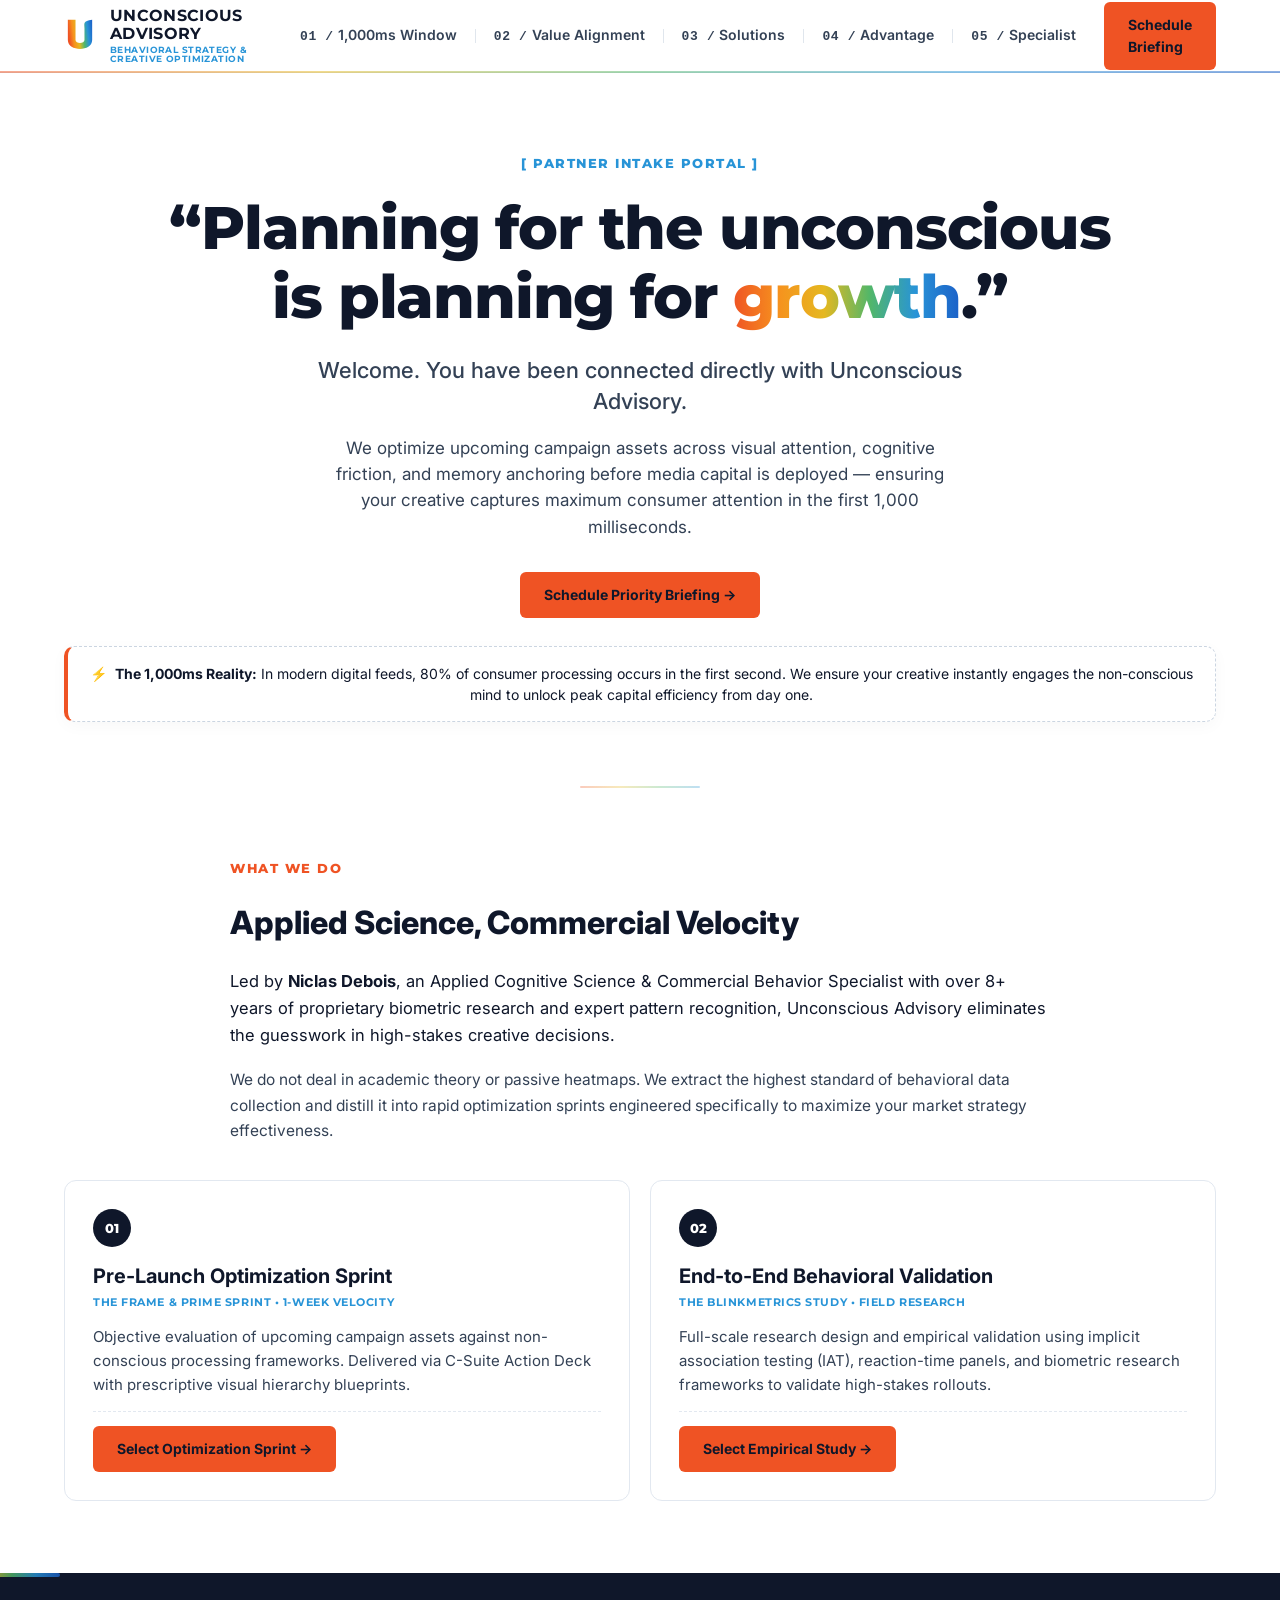
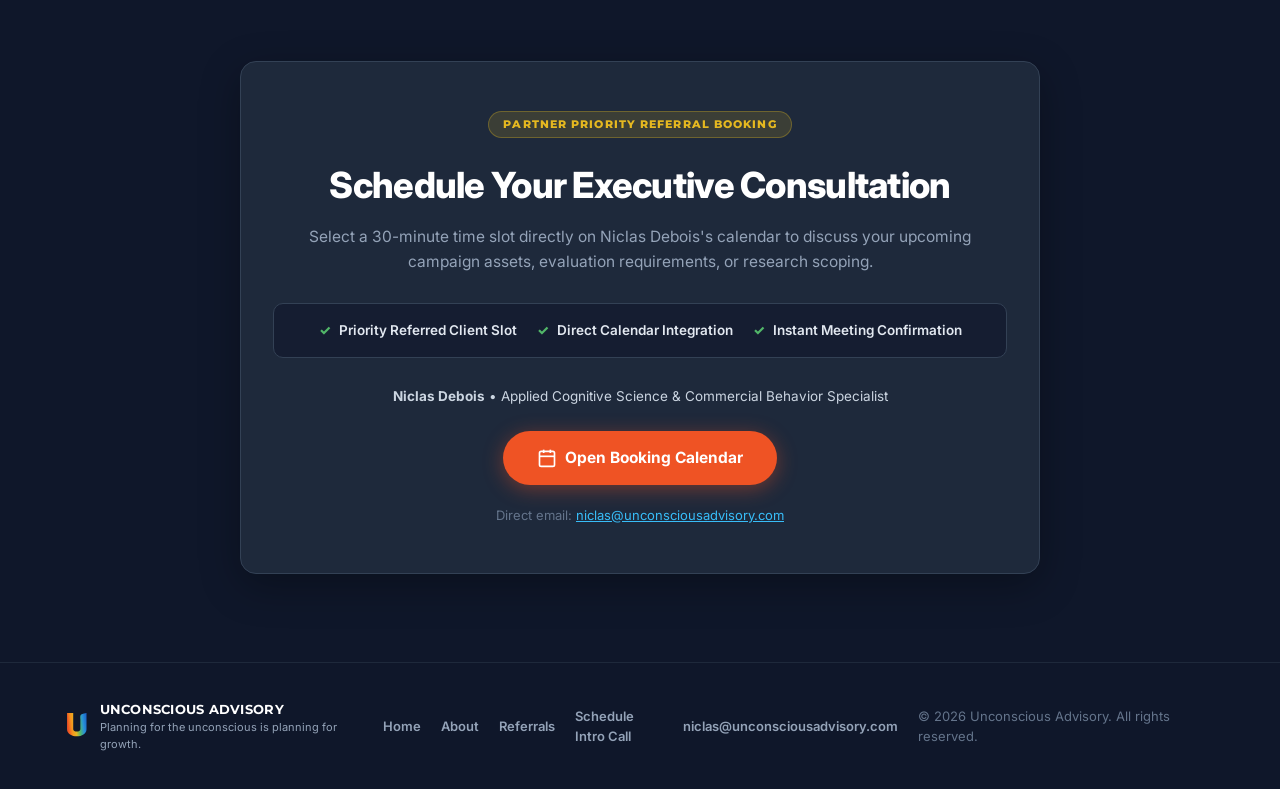
<file: site/unconsciousadvisory-main/referral.html>
<!DOCTYPE html>
<html lang="en">
  <head>
    <meta charset="utf-8">
    <meta name="viewport" content="width=device-width, initial-scale=1">
    <title>Partner Referral &amp; Executive Briefing | Unconscious Advisory</title>
    <meta name="description" content="Dedicated referral landing page for partner clients. Schedule a 30-minute executive briefing with Niclas Debois to optimize your upcoming campaign creative before launch.">
    <meta name="keywords" content="Partner Referral, Unconscious Advisory, Niclas Debois, Pre-Launch Creative Evaluation, Behavioral Strategy, Attention Architecture">
    <meta name="author" content="Niclas Debois - Unconscious Advisory">
    <link rel="canonical" href="https://unconsciousadvisory.com/referral.html">

    <!-- Open Graph / Social Media -->
    <meta property="og:type" content="website">
    <meta property="og:url" content="https://unconsciousadvisory.com/referral.html">
    <meta property="og:title" content="Partner Referral &amp; Executive Briefing | Unconscious Advisory">
    <meta property="og:description" content="Dedicated referral landing page for partner clients. Schedule a 30-minute executive briefing with Niclas Debois.">
    <meta property="og:site_name" content="Unconscious Advisory">

    <!-- Twitter Card -->
    <meta name="twitter:card" content="summary_large_image">
    <meta name="twitter:title" content="Partner Referral &amp; Executive Briefing | Unconscious Advisory">
    <meta name="twitter:description" content="Schedule a 30-minute executive briefing with Niclas Debois to optimize your upcoming campaign creative.">

    <link rel="icon" type="image/svg+xml" href="data:image/svg+xml,<svg viewBox='0 0 100 125' xmlns='http://www.w3.org/2000/svg'><defs><linearGradient id='fg' x1='0%' y1='25%' x2='100%' y2='10%'><stop offset='0%' stop-color='%23EF5324'/><stop offset='18%' stop-color='%23F6921E'/><stop offset='38%' stop-color='%23E5B820'/><stop offset='58%' stop-color='%2352B769'/><stop offset='78%' stop-color='%232894D7'/><stop offset='100%' stop-color='%231B60C8'/></linearGradient></defs><path d='M 12 12 H 36 V 75 C 36 87, 64 87, 64 75 V 38 C 64 24, 58 16, 88 12 C 88 35, 88 75, 88 75 C 88 112, 12 112, 12 75 Z' fill='url(%23fg)'/></svg>">
    <link rel="preconnect" href="https://fonts.googleapis.com">
    <link rel="preconnect" href="https://fonts.gstatic.com" crossorigin>
    <link href="https://fonts.googleapis.com/css2?family=Inter:wght@400;500;600;700&family=Montserrat:wght@600;700;800&display=swap" rel="stylesheet">
    <link rel="stylesheet" href="style.css">

    <!-- JSON-LD Schema -->
    <script type="application/ld+json">
    {
      "@context": "https://schema.org",
      "@type": "ContactPage",
      "name": "Unconscious Advisory Partner Referral Booking",
      "url": "https://unconsciousadvisory.com/referral.html",
      "description": "Priority referral landing page and calendar booking for partner clients.",
      "mainEntity": {
        "@type": "Person",
        "name": "Niclas Debois",
        "jobTitle": "Applied Cognitive Science & Commercial Behavior Specialist"
      }
    }
    </script>
  </head>
  <body>
    <nav aria-label="Main Navigation">
      <div class="wrap">
        <a href="index.html" class="logo-lockup" aria-label="Unconscious Advisory Homepage">
          <svg class="logo-mark" viewBox="0 0 100 125" xmlns="http://www.w3.org/2000/svg" aria-hidden="true">
            <defs>
              <linearGradient id="uLogoGradient" x1="0%" y1="25%" x2="100%" y2="10%">
                <stop offset="0%" stop-color="#EF5324"/>
                <stop offset="18%" stop-color="#F6921E"/>
                <stop offset="38%" stop-color="#E5B820"/>
                <stop offset="58%" stop-color="#52B769"/>
                <stop offset="78%" stop-color="#2894D7"/>
                <stop offset="100%" stop-color="#1B60C8"/>
              </linearGradient>
            </defs>
            <path d="M 12 12 H 36 V 75 C 36 87, 64 87, 64 75 V 38 C 64 24, 58 16, 88 12 C 88 35, 88 75, 88 75 C 88 112, 12 112, 12 75 Z" fill="url(#uLogoGradient)"/>
          </svg>
          <div class="logo-text">
            <span class="l1">Unconscious Advisory</span>
            <span class="l2">Behavioral Strategy &amp; Creative Optimization</span>
          </div>
        </a>

        <div class="nav-right-desktop">
          <ul>
            <li><a href="index.html#window"><span class="nav-prefix">01 /</span> 1,000ms Window</a></li>
            <li><a href="index.html#alignment"><span class="nav-prefix">02 /</span> Value Alignment</a></li>
            <li><a href="index.html#solutions"><span class="nav-prefix">03 /</span> Solutions</a></li>
            <li><a href="index.html#advantage"><span class="nav-prefix">04 /</span> Advantage</a></li>
            <li><a href="about.html"><span class="nav-prefix">05 /</span> Specialist</a></li>
          </ul>
          <a class="desktop-cta-btn" href="https://calendar.google.com/calendar/u/0/appointments/schedules/AcZssZ2LcS4_7GxVLhhBL3vSK7lkXRTVE4_ukA2afldgJuEk6k5xiYzDeJOOY-fLtUwEzAK8qryxdggb" target="_blank" rel="noopener">Schedule Briefing</a>
        </div>

        <button class="menu-toggle" aria-label="Toggle navigation" aria-expanded="false" aria-controls="mobile-menu">
          <span></span>
          <span></span>
          <span></span>
        </button>
      </div>

      <div class="mobile-dropdown" id="mobile-menu">
        <ul>
          <li><a href="index.html#window" class="mobile-link"><span class="nav-prefix">01 /</span> 1,000ms Window</a></li>
          <li><a href="index.html#alignment" class="mobile-link"><span class="nav-prefix">02 /</span> Value Alignment</a></li>
          <li><a href="index.html#solutions" class="mobile-link"><span class="nav-prefix">03 /</span> Solutions</a></li>
          <li><a href="index.html#advantage" class="mobile-link"><span class="nav-prefix">04 /</span> Advantage</a></li>
          <li><a href="about.html" class="mobile-link"><span class="nav-prefix">05 /</span> Specialist</a></li>
        </ul>
        <div class="mobile-cta-wrapper">
          <a class="mobile-cta-btn mobile-link" href="https://calendar.google.com/calendar/u/0/appointments/schedules/AcZssZ2LcS4_7GxVLhhBL3vSK7lkXRTVE4_ukA2afldgJuEk6k5xiYzDeJOOY-fLtUwEzAK8qryxdggb" target="_blank" rel="noopener">Schedule Briefing</a>
        </div>
      </div>
    </nav>

    <header class="hero">
      <div class="wrap">
        <div class="eyebrow section-badge">[ PARTNER INTAKE PORTAL ]</div>
        <h1 class="slogan">&ldquo;Planning for the unconscious is planning for <span class="accent">growth</span>.&rdquo;</h1>
        <p class="secondary">Welcome. You have been connected directly with Unconscious Advisory.</p>
        <p class="sub">We optimize upcoming campaign assets across visual attention, cognitive friction, and memory anchoring before media capital is deployed &mdash; ensuring your creative captures maximum consumer attention in the first 1,000 milliseconds.</p>
        <a class="btn-primary" href="https://calendar.google.com/calendar/u/0/appointments/schedules/AcZssZ2LcS4_7GxVLhhBL3vSK7lkXRTVE4_ukA2afldgJuEk6k5xiYzDeJOOY-fLtUwEzAK8qryxdggb" target="_blank" rel="noopener">Schedule Priority Briefing &rarr;</a>

        <div class="reality-box">
          <span class="lightning">&#9889;</span> <strong>The 1,000ms Reality:</strong> In modern digital feeds, 80% of consumer processing occurs in the first second. We ensure your creative instantly engages the non-conscious mind to unlock peak capital efficiency from day one.
        </div>
      </div>
    </header>

    <main>
      <section style="padding: 72px 0;">
        <div class="wrap">
          <div style="max-width: 820px; margin: 0 auto;">
            <div class="eyebrow" style="color:var(--grad-1)">What We Do</div>
            <h2 style="font-size:32px; font-weight:800; color:var(--dark); margin: 12px 0 20px;">Applied Science, Commercial Velocity</h2>
            <p style="font-size:16.5px; line-height:1.65; color:var(--dark); margin-bottom:18px;">Led by <strong>Niclas Debois</strong>, an Applied Cognitive Science &amp; Commercial Behavior Specialist with over 8+ years of proprietary biometric research and expert pattern recognition, Unconscious Advisory eliminates the guesswork in high-stakes creative decisions.</p>
            <p style="font-size:15.5px; line-height:1.65; color:var(--neutral); margin-bottom:24px;">We do not deal in academic theory or passive heatmaps. We extract the highest standard of behavioral data collection and distill it into rapid optimization sprints engineered specifically to maximize your market strategy effectiveness.</p>
          </div>

          <div class="grid grid-2" style="margin-top: 36px;">
            <div class="eng-card">
              <div class="node">01</div>
              <div class="eng-meta">
                <h3>Pre-Launch Optimization Sprint</h3>
                <span class="eng-sub">The Frame &amp; Prime Sprint &bull; 1-Week Velocity</span>
              </div>
              <p>Objective evaluation of upcoming campaign assets against non-conscious processing frameworks. Delivered via C-Suite Action Deck with prescriptive visual hierarchy blueprints.</p>
              <div class="eng-bottom">
                <a href="#booking" class="btn-primary">Select Optimization Sprint &rarr;</a>
              </div>
            </div>

            <div class="eng-card">
              <div class="node">02</div>
              <div class="eng-meta">
                <h3>End-to-End Behavioral Validation</h3>
                <span class="eng-sub">The BlinkMetrics Study &bull; Field Research</span>
              </div>
              <p>Full-scale research design and empirical validation using implicit association testing (IAT), reaction-time panels, and biometric research frameworks to validate high-stakes rollouts.</p>
              <div class="eng-bottom">
                <a href="#booking" class="btn-primary">Select Empirical Study &rarr;</a>
              </div>
            </div>
          </div>
        </div>
      </section>

      <section id="booking" class="cta-section">
        <div class="wrap">
          <div class="booking-container">
            <div class="booking-badge">Partner Priority Referral Booking</div>
            <h2>Schedule Your Executive Consultation</h2>
            <p class="subtitle">Select a 30-minute time slot directly on Niclas Debois's calendar to discuss your upcoming campaign assets, evaluation requirements, or research scoping.</p>

            <div class="booking-highlights">
              <div class="b-item"><span class="check">&check;</span> Priority Referred Client Slot</div>
              <div class="b-item"><span class="check">&check;</span> Direct Calendar Integration</div>
              <div class="b-item"><span class="check">&check;</span> Instant Meeting Confirmation</div>
            </div>

            <div class="person-info">
              <strong>Niclas Debois</strong> &bull; Applied Cognitive Science &amp; Commercial Behavior Specialist
            </div>

            <a class="btn-primary smart-booking-btn" href="https://calendar.google.com/calendar/u/0/appointments/schedules/AcZssZ2LcS4_7GxVLhhBL3vSK7lkXRTVE4_ukA2afldgJuEk6k5xiYzDeJOOY-fLtUwEzAK8qryxdggb" target="_blank" rel="noopener">
              <svg width="20" height="20" viewBox="0 0 24 24" fill="none" stroke="currentColor" stroke-width="2" style="vertical-align:middle;margin-right:8px;"><rect x="3" y="4" width="18" height="18" rx="2" ry="2"/><line x1="16" y1="2" x2="16" y2="6"/><line x1="8" y1="2" x2="8" y2="6"/><line x1="3" y1="10" x2="21" y2="10"/></svg>
              Open Booking Calendar
            </a>

            <div class="direct-email">
              Direct email: <a href="mailto:niclas@unconsciousadvisory.com">niclas@unconsciousadvisory.com</a>
            </div>
          </div>
        </div>
      </section>

    <footer>
      <div class="wrap">
        <div class="footer-logo" style="background:transparent; border:none; box-shadow:none; padding:0;">
          <svg class="logo-mark" viewBox="0 0 100 125" xmlns="http://www.w3.org/2000/svg" aria-hidden="true">
            <defs>
              <linearGradient id="uLogoGradientFt" x1="0%" y1="25%" x2="100%" y2="10%">
                <stop offset="0%" stop-color="#EF5324"/>
                <stop offset="18%" stop-color="#F6921E"/>
                <stop offset="38%" stop-color="#E5B820"/>
                <stop offset="58%" stop-color="#52B769"/>
                <stop offset="78%" stop-color="#2894D7"/>
                <stop offset="100%" stop-color="#1B60C8"/>
              </linearGradient>
            </defs>
            <path d="M 12 12 H 36 V 75 C 36 87, 64 87, 64 75 V 38 C 64 24, 58 16, 88 12 C 88 35, 88 75, 88 75 C 88 112, 12 112, 12 75 Z" fill="url(#uLogoGradientFt)"/>
          </svg>
          <div style="display:flex; flex-direction:column;">
            <span class="ft" style="color:#FFF; font-weight:700;">Unconscious Advisory</span>
            <span style="font-size:11px; color:#94A3B8;">Planning for the unconscious is planning for growth.</span>
          </div>
        </div>
        <div class="footer-links">
          <a href="index.html">Home</a>
          <a href="about.html">About</a>
          <a href="referral.html">Referrals</a>
          <a href="https://calendar.google.com/calendar/u/0/appointments/schedules/AcZssZ2LcS4_7GxVLhhBL3vSK7lkXRTVE4_ukA2afldgJuEk6k5xiYzDeJOOY-fLtUwEzAK8qryxdggb" target="_blank" rel="noopener">Schedule Intro Call</a>
          <a href="mailto:niclas@unconsciousadvisory.com">niclas@unconsciousadvisory.com</a>
        </div>
        <span class="footer-copy">&copy; <span id="year"></span> Unconscious Advisory. All rights reserved.</span>
      </div>
    </footer>

    <script>
      document.getElementById('year').textContent = new Date().getFullYear();
      const toggle = document.querySelector('.menu-toggle');
      const dropdown = document.getElementById('mobile-menu');
      const mobileLinks = document.querySelectorAll('.mobile-link');
      toggle.addEventListener('click', () => {
        const isActive = toggle.classList.toggle('active');
        dropdown.classList.toggle('active');
        document.body.classList.toggle('menu-open');
        toggle.setAttribute('aria-expanded', isActive);
      });
      mobileLinks.forEach(link => {
        link.addEventListener('click', () => {
          toggle.classList.remove('active');
          dropdown.classList.remove('active');
          document.body.classList.remove('menu-open');
          toggle.setAttribute('aria-expanded', 'false');
        });
      });
    </script>
    </main>
  </body>
</html>
</file>
<file: style.css>
* { margin: 0; padding: 0; box-sizing: border-box; }
:root {
  --ua-bg: #FFFFFF;
  --ua-card: #F8FAFC;
  --ua-border: #E2E8F0;
  --ua-text: #0F172A;
  --ua-blue: #1B60C8;
  --ua-accent: #EF5324;

  --dark: #0F172A;
  --neutral: #334155;
  --bg: #FFFFFF;
  --tint: #F8FAFC;
  --border: #E2E8F0;
  --border-card: #CBD5E1;
  --accent-1: #EF5324;
  --accent-2: #EAB308;
  --accent-3: #0284C7;
  --grad-1: #EF5324;
  --grad-2: #F6921E;
  --grad-3: #E5B820;
  --grad-4: #52B769;
  --grad-5: #2894D7;
  --grad-6: #1B60C8;
}
html { scroll-behavior: smooth; }
body {
  font-family: 'Inter', -apple-system, BlinkMacSystemFont, 'Segoe UI', Roboto, sans-serif;
  background: var(--ua-bg);
  color: var(--neutral);
  font-size: 16px;
  line-height: 1.55;
  -webkit-font-smoothing: antialiased;
}
body.menu-open { overflow: hidden; }
h1, h2, h3, h4 { font-family: 'Inter', sans-serif; font-weight: 800; color: var(--ua-text); }
a { color: var(--accent-3); text-decoration: none; transition: opacity 0.2s; }
a:hover { opacity: 0.85; }
.wrap { max-width: 1200px; margin: 0 auto; padding: 0 24px; }

/* Sticky Header Constraints */
nav {
  position: sticky;
  top: 0;
  z-index: 1000;
  background: rgba(255, 255, 255, 0.95);
  backdrop-filter: blur(8px);
  -webkit-backdrop-filter: blur(8px);
  border-bottom: 1px solid var(--ua-border);
}
nav::after {
  content: ""; position: absolute; bottom: -1px; left: 0; right: 0; height: 2px;
  background: linear-gradient(90deg, var(--grad-1), var(--grad-3), var(--grad-4), var(--grad-5), var(--grad-6));
  opacity: 0.5;
}

nav .wrap {
  display: flex;
  align-items: center;
  justify-content: space-between;
  height: 72px;
}

/* Logo Isolation Rules */
.logo-lockup, .logo-wrapper, .brand-badge {
  display: flex;
  align-items: center;
  gap: 14px;
  text-decoration: none;
  background: transparent !important;
  border: none !important;
  box-shadow: none !important;
  padding: 0 !important;
  margin-right: 24px;
}
.logo-mark { height: 40px; width: auto; flex-shrink: 0; }
.logo-text { display: flex; flex-direction: column; line-height: 1.15; }
.logo-text .l1 { font-family: 'Montserrat', sans-serif; font-weight: 700; font-size: 16px; text-transform: uppercase; color: var(--ua-text); letter-spacing: 0.02em; }
.logo-text .l2 { font-family: 'Montserrat', sans-serif; font-weight: 700; font-size: 8.5px; text-transform: uppercase; color: var(--grad-5); letter-spacing: 0.05em; margin-top: 2px; }

/* Desktop Right Navigation */
.nav-right-desktop {
  display: flex;
  align-items: center;
  gap: 28px;
}
.nav-right-desktop ul {
  list-style: none;
  display: flex;
  align-items: center;
  margin: 0; padding: 0;
}
.nav-right-desktop ul li { display: flex; align-items: center; }
.nav-right-desktop ul li:not(:last-child)::after {
  content: "";
  width: 1px;
  height: 14px;
  background: var(--border-card);
  margin: 0 18px;
  opacity: 0.6;
}
.nav-right-desktop ul a {
  font-size: 14px;
  font-weight: 600;
  color: var(--neutral);
  transition: color 0.2s;
  white-space: nowrap;
}
.nav-right-desktop ul a:hover { color: var(--ua-text); }

/* Monospace Nav Prefixes & Section Badges */
.nav-prefix, .card-prefix, .section-badge {
  font-family: 'JetBrains Mono', ui-monospace, SFMono-Regular, Menlo, Monaco, Consolas, monospace;
  font-size: 13px;
  font-weight: 700;
  letter-spacing: 0.05em;
}

/* CTA Color Isolation */
.btn-primary, .desktop-cta-btn {
  font-family: 'Inter', sans-serif;
  font-size: 14px;
  font-weight: 700;
  color: #0F172A !important;
  background: var(--ua-accent) !important;
  padding: 12px 24px;
  border-radius: 6px;
  transition: transform 0.15s, background-color 0.15s, box-shadow 0.15s;
  display: inline-flex;
  align-items: center;
  justify-content: center;
  text-decoration: none;
}
.btn-primary:hover, .desktop-cta-btn:hover {
  transform: translateY(-1px);
  background: #d8451b !important;
  box-shadow: 0 4px 12px rgba(239, 83, 36, 0.3);
  opacity: 1;
}

.btn-secondary {
  font-family: 'Inter', sans-serif;
  font-size: 14px;
  font-weight: 700;
  color: var(--ua-text) !important;
  background: transparent;
  border: 1px solid var(--ua-border);
  padding: 12px 24px;
  border-radius: 6px;
  transition: transform 0.15s, background-color 0.15s;
  display: inline-flex;
  align-items: center;
  justify-content: center;
  text-decoration: none;
}
.btn-secondary:hover {
  background: var(--ua-card);
  transform: translateY(-1px);
  opacity: 1;
}

/* Mobile Dropdown - CRITICAL FIX: Hide by default on desktop */
.mobile-dropdown {
  display: none;
}

/* Hamburger Menu Toggle */
.menu-toggle {
  display: none;
  flex-direction: column;
  justify-content: center;
  align-items: center;
  gap: 5px;
  background: none;
  border: none;
  cursor: pointer;
  padding: 8px;
  width: 44px;
  height: 44px;
}
.menu-toggle span {
  display: block;
  width: 22px;
  height: 2px;
  background: var(--dark);
  border-radius: 2px;
  transition: transform 0.3s ease, opacity 0.3s ease;
}
.menu-toggle.active span:nth-child(1) { transform: translateY(7px) rotate(45deg); }
.menu-toggle.active span:nth-child(2) { opacity: 0; }
.menu-toggle.active span:nth-child(3) { transform: translateY(-7px) rotate(-45deg); }

/* Mobile View Styling (under 960px) */
@media (max-width: 960px) {
  .nav-right-desktop { display: none; }
  .menu-toggle { display: flex; }

  .mobile-dropdown {
    display: block;
    position: absolute;
    top: 72px;
    left: 0;
    right: 0;
    background: #FFFFFF !important;
    border-bottom: 1px solid var(--border);
    box-shadow: 0 16px 36px rgba(15, 23, 42, 0.12);
    padding: 12px 24px 24px;
    transform: translateY(-150%);
    opacity: 0;
    visibility: hidden;
    transition: transform 0.3s cubic-bezier(0.16, 1, 0.3, 1), opacity 0.2s ease, visibility 0.3s;
    z-index: 99;
  }
  .mobile-dropdown.active {
    transform: translateY(0);
    opacity: 1;
    visibility: visible;
  }
  .mobile-dropdown ul {
    list-style: none;
    display: flex;
    flex-direction: column;
    padding: 0; margin: 0;
  }
  .mobile-dropdown ul a {
    display: flex;
    align-items: center;
    width: 100%;
    min-height: 48px;
    font-size: 16px;
    font-weight: 600;
    color: var(--dark);
    border-bottom: 1px solid var(--tint);
  }
  .mobile-dropdown .mobile-cta-wrapper {
    margin-top: 16px;
  }
  .mobile-dropdown .mobile-cta-btn {
    display: flex;
    align-items: center;
    justify-content: center;
    width: 100%;
    min-height: 48px;
    font-family: 'Inter', sans-serif;
    font-size: 15px;
    font-weight: 700;
    color: #FFFFFF !important;
    background: var(--dark);
    border-radius: 8px;
  }
}

/* Hero Section */
.hero { padding: 80px 0 64px; position: relative; overflow: hidden; background: var(--bg); }
.hero .wrap { position: relative; text-align: center; }
.eyebrow {
  font-family: 'Montserrat', sans-serif; font-size: 13px; font-weight: 800;
  text-transform: uppercase; letter-spacing: 1.5px; color: var(--grad-5);
  margin-bottom: 20px;
}
.hero .slogan {
  font-family: 'Montserrat', sans-serif;
  font-size: clamp(32px, 5.5vw, 60px); font-weight: 800; line-height: 1.15;
  letter-spacing: -0.02em; color: var(--dark); max-width: 960px;
  margin: 0 auto 24px;
}
.hero .slogan .accent {
  background: linear-gradient(90deg, var(--grad-1), var(--grad-2), var(--grad-3), var(--grad-4), var(--grad-5), var(--grad-6));
  -webkit-background-clip: text; background-clip: text;
  -webkit-text-fill-color: transparent;
}
.hero .secondary {
  font-family: 'Inter', sans-serif;
  font-size: clamp(18px, 2.3vw, 22px); font-weight: 500; line-height: 1.4;
  color: var(--neutral); max-width: 680px; margin: 0 auto 18px;
}
.hero .sub { font-size: clamp(15px, 1.8vw, 17px); color: var(--neutral); max-width: 620px; margin: 0 auto 32px; font-weight: 400; }
.hero-cta {
  display: inline-block; font-family: 'Inter', sans-serif; font-weight: 700; font-size: 15px;
  color: #fff; background: var(--accent-1); padding: 14px 32px; border-radius: 30px;
  transition: transform 0.2s, box-shadow 0.2s;
  box-shadow: 0 4px 14px rgba(234, 88, 12, 0.25);
}
.hero-cta:hover { transform: translateY(-2px); box-shadow: 0 6px 18px rgba(234, 88, 12, 0.35); opacity: 1; }

/* Content Sections */
section { padding: 80px 0; position: relative; }
section::before {
  content: ""; position: absolute; top: 0; left: 50%; transform: translateX(-50%);
  width: 120px; height: 2px;
  background: linear-gradient(90deg, var(--grad-1), var(--grad-3), var(--grad-4), var(--grad-5));
  opacity: 0.3; border-radius: 2px;
}
.section-head { max-width: 720px; margin: 0 auto 48px; text-align: center; }
.section-head .eyebrow { margin-bottom: 16px; }
.section-head h2 { font-size: clamp(24px, 3.5vw, 34px); font-weight: 800; line-height: 1.25; color: var(--dark); margin-bottom: 16px; letter-spacing: -0.01em; }
.section-head p { font-size: 16px; color: var(--neutral); line-height: 1.6; }

.grid { display: grid; gap: 20px; }
.grid-2x2 { grid-template-columns: repeat(2, 1fr); }
.grid-2 { grid-template-columns: repeat(2, 1fr); }

.card {
  background: var(--bg); border: 1px solid var(--border-card); border-radius: 12px;
  padding: 28px; transition: transform 0.25s, box-shadow 0.25s; position: relative;
}
.card:hover { transform: translateY(-3px); box-shadow: 0 10px 28px rgba(15,23,42,0.07); }
.card .top-bar { position: absolute; top: 0; left: 0; right: 0; height: 4px; border-radius: 12px 12px 0 0; }
.card .icon { margin-bottom: 16px; }
.card .icon svg { stroke: var(--dark); stroke-width: 1.5; fill: none; }
.card .num { font-family: 'Montserrat', sans-serif; font-size: 12px; font-weight: 800; letter-spacing: 1.5px; margin-bottom: 10px; display: block; text-transform: uppercase; }
.card h3 { font-size: 19px; font-weight: 700; line-height: 1.3; color: var(--dark); margin-bottom: 8px; }
.card p { color: var(--neutral); font-size: 15px; line-height: 1.6; }

.eng-card {
  background: var(--bg); border: 1px solid var(--border); border-radius: 12px;
  padding: 28px; display: flex; flex-direction: column; gap: 14px;
}
.eng-card .node {
  display: inline-flex; align-items: center; justify-content: center;
  width: 38px; height: 38px; border-radius: 50%; background: var(--dark); color: #fff;
  font-family: 'Montserrat', sans-serif; font-size: 13px; font-weight: 800;
}
.eng-card h3 { font-size: 20px; font-weight: 700; color: var(--dark); }
.eng-card p { color: var(--neutral); font-size: 15px; line-height: 1.6; }


.advantage { display: grid; grid-template-columns: repeat(3, 1fr); gap: 20px; }
.adv-item {
  background: var(--tint); border: 1px solid var(--border); border-radius: 12px; padding: 28px;
}
.adv-item .label {
  font-family: 'Montserrat', sans-serif; font-size: 12px; font-weight: 800;
  text-transform: uppercase; letter-spacing: 1.5px; margin-bottom: 10px;
}
.adv-item:nth-child(1) .label { color: var(--grad-1); }
.adv-item:nth-child(2) .label { color: var(--grad-3); }
.adv-item:nth-child(3) .label { color: var(--grad-5); }
.adv-item h3 { font-size: 19px; font-weight: 700; color: var(--dark); margin-bottom: 8px; }
.adv-item p { color: var(--neutral); font-size: 15px; line-height: 1.6; }

/* CTA Section */
.cta-section { padding: 88px 0; text-align: center; background: var(--dark); position: relative; }
.cta-section::before {
  content: ""; position: absolute; top: 0; left: 0; right: 0; height: 4px;
  background: linear-gradient(90deg, var(--grad-1), var(--grad-2), var(--grad-3), var(--grad-4), var(--grad-5), var(--grad-6));
  opacity: 0.8;
}
.cta-section h2 { font-size: clamp(28px, 4.5vw, 40px); font-weight: 800; color: #fff; margin-bottom: 20px; letter-spacing: -0.02em; }
.cta-section .person { color: #94a3b8; font-size: 16px; margin-bottom: 6px; font-weight: 500; }
.cta-section .email { color: var(--grad-5); font-size: 17px; font-weight: 600; margin-bottom: 28px; display: inline-block; }
.cta-section .email:hover { color: #fff; opacity: 1; }
.cta-btn {
  display: inline-block; font-family: 'Inter', sans-serif; font-weight: 700; font-size: 15px;
  color: #fff; background: var(--accent-1); padding: 14px 32px; border-radius: 30px;
  transition: transform 0.2s, box-shadow 0.2s;
  box-shadow: 0 4px 14px rgba(234, 88, 12, 0.25);
}
.cta-btn:hover { transform: translateY(-2px); box-shadow: 0 6px 18px rgba(234, 88, 12, 0.35); opacity: 1; }

/* Footer */
footer { padding: 36px 0; background: var(--dark); border-top: 1px solid #1e293b; }
footer .wrap { display: flex; align-items: center; justify-content: space-between; gap: 20px; }
.footer-logo { display: flex; align-items: center; gap: 10px; }
.footer-logo .logo-mark { height: 32px; width: auto; }
.footer-logo .ft { font-family: 'Montserrat', sans-serif; font-weight: 700; font-size: 13px; text-transform: uppercase; color: #94a3b8; letter-spacing: 0.02em; }
.footer-copy { color: #64748b; font-size: 13px; }

/* Reality Box */
.reality-box {
  background: rgba(255, 255, 255, 0.9);
  border: 1px dashed var(--border-card);
  border-left: 4px solid var(--grad-1);
  border-radius: 10px;
  padding: 16px 20px;
  margin-top: 28px;
  font-size: 14px;
  color: var(--dark);
  line-height: 1.5;
  box-shadow: 0 4px 16px rgba(0,0,0,0.03);
}
.reality-box .lightning { color: var(--grad-1); font-weight: bold; margin-right: 4px; }

/* Friction List */
.friction-grid { margin-top: 28px; }
.friction-card {
  background: var(--tint);
  border: 1px solid var(--border);
  border-radius: 12px;
  padding: 28px;
}
.friction-title {
  font-family: 'Montserrat', sans-serif;
  font-size: 14px;
  font-weight: 800;
  color: var(--dark);
  margin-bottom: 16px;
  text-transform: uppercase;
  letter-spacing: 0.05em;
}
.friction-list { list-style: none; padding: 0; margin: 0; }
.friction-list li {
  position: relative;
  padding-left: 20px;
  margin-bottom: 12px;
  font-size: 14.5px;
  line-height: 1.6;
  color: var(--neutral);
}
.friction-list li:last-child { margin-bottom: 0; }
.friction-list li::before {
  content: "•";
  position: absolute;
  left: 2px;
  color: var(--grad-1);
  font-size: 20px;
  top: -2px;
}
.friction-list strong { color: var(--dark); }

/* Productized Engagements */
.eng-meta { display: flex; flex-direction: column; gap: 2px; }
.eng-sub {
  font-family: 'Montserrat', sans-serif;
  font-size: 11px;
  font-weight: 700;
  text-transform: uppercase;
  letter-spacing: 0.05em;
  color: var(--grad-5);
}
.eng-bottom {
  display: flex;
  align-items: center;
  justify-content: space-between;
  margin-top: auto;
  padding-top: 14px;
  border-top: 1px dashed var(--border);
  gap: 12px;
  flex-wrap: wrap;
}
.eng-link {
  font-size: 13.5px;
  font-weight: 700;
  color: var(--dark);
  transition: color 0.2s, transform 0.2s;
  display: inline-flex;
  align-items: center;
}
.eng-link:hover { color: var(--grad-1); transform: translateX(2px); opacity: 1; }

/* About Teaser */
.about-teaser-section {
  padding: 80px 0;
  background: var(--tint);
  border-top: 1px solid var(--border);
  border-bottom: 1px solid var(--border);
}
.about-grid {
  display: grid;
  grid-template-columns: 1.2fr 0.8fr;
  gap: 36px;
  align-items: center;
}
.about-content h2 { font-size: 32px; font-weight: 800; margin: 12px 0 16px; color: var(--dark); letter-spacing: -0.02em; }
.about-content .lead { font-size: 16.5px; line-height: 1.6; color: var(--dark); margin-bottom: 14px; }
.about-content p { font-size: 15px; color: var(--neutral); line-height: 1.6; margin-bottom: 20px; }
.secondary-btn {
  display: inline-block;
  font-family: 'Inter', sans-serif;
  font-weight: 700;
  font-size: 14px;
  color: var(--dark);
  border: 2px solid var(--dark);
  padding: 10px 22px;
  border-radius: 6px;
  transition: all 0.2s ease;
}
.secondary-btn:hover { background: var(--dark); color: #FFF; opacity: 1; }
.about-card {
  background: #FFF;
  border: 1px solid var(--border-card);
  border-radius: 12px;
  padding: 32px;
  box-shadow: 0 4px 20px rgba(0,0,0,0.03);
  position: relative;
}
.about-card::before {
  content: "";
  position: absolute;
  top: 0; left: 0; right: 0; height: 3px;
  background: linear-gradient(90deg, var(--grad-1), var(--grad-3), var(--grad-5));
  border-top-left-radius: 12px; border-top-right-radius: 12px;
}
.about-quote { font-family: 'Montserrat', sans-serif; font-size: 15.5px; font-weight: 600; font-style: italic; color: var(--dark); line-height: 1.55; margin-bottom: 16px; }
.about-author { font-size: 12.5px; font-weight: 700; color: var(--grad-5); text-transform: uppercase; letter-spacing: 0.05em; }

/* Smart Booking Container */
.booking-container {
  max-width: 800px;
  margin: 0 auto;
  background: #1E293B;
  border: 1px solid #334155;
  border-radius: 16px;
  padding: 48px 32px;
  color: #FFF;
  box-shadow: 0 12px 40px rgba(0,0,0,0.3);
  position: relative;
  overflow: hidden;
}
.booking-badge {
  display: inline-block;
  font-family: 'Montserrat', sans-serif;
  font-size: 11px;
  font-weight: 800;
  text-transform: uppercase;
  letter-spacing: 0.1em;
  color: var(--grad-3);
  background: rgba(229, 184, 32, 0.15);
  border: 1px solid rgba(229, 184, 32, 0.3);
  padding: 4px 14px;
  border-radius: 20px;
  margin-bottom: 20px;
}
.booking-container h2 { font-size: clamp(26px, 4vw, 36px); font-weight: 800; color: #FFF; margin-bottom: 12px; }
.booking-container .subtitle { color: #94A3B8; font-size: 15.5px; line-height: 1.6; margin-bottom: 28px; }
.booking-highlights {
  display: flex;
  justify-content: center;
  gap: 20px;
  flex-wrap: wrap;
  margin-bottom: 28px;
  background: rgba(15, 23, 42, 0.6);
  padding: 16px;
  border-radius: 10px;
  border: 1px solid #334155;
}
.b-item { font-size: 13.5px; font-weight: 600; color: #E2E8F0; display: flex; align-items: center; gap: 8px; }
.b-item .check { color: var(--grad-4); font-weight: 800; }
.person-info { color: #CBD5E1; font-size: 13.5px; margin-bottom: 24px; }
.smart-booking-btn {
  display: inline-flex;
  align-items: center;
  justify-content: center;
  font-size: 15.5px;
  font-weight: 700;
  padding: 15px 34px;
  border-radius: 30px;
  background: var(--grad-1);
  color: #FFF !important;
  text-decoration: none;
  transition: transform 0.2s, box-shadow 0.2s, background-color 0.2s;
  box-shadow: 0 4px 20px rgba(239, 83, 36, 0.4);
}
.smart-booking-btn:hover {
  transform: translateY(-2px);
  box-shadow: 0 8px 28px rgba(239, 83, 36, 0.5);
  background: #f06236;
  opacity: 1;
}
.direct-email { font-size: 13px; color: #64748B; margin-top: 20px; }
.direct-email a { color: #38BDF8; text-decoration: underline; }
.footer-links { display: flex; gap: 20px; align-items: center; }
.footer-links a { color: #94A3B8; font-size: 13px; font-weight: 600; text-decoration: none; transition: color 0.2s; }
.footer-links a:hover { color: #FFF; }

@media (max-width: 760px) {
  .about-grid { grid-template-columns: 1fr; }
  .grid-2x2, .grid-2, .advantage { grid-template-columns: 1fr; }
  section { padding: 56px 0; }
  .hero { padding: 56px 0 40px; }
  .cta-section { padding: 56px 0; }
  footer .wrap { flex-direction: column; text-align: center; }
  .footer-logo { justify-content: center; }
  .booking-container { padding: 32px 20px; }
  .booking-highlights { flex-direction: column; align-items: flex-start; gap: 10px; }
  .footer-links { justify-content: center; }
}
</file>
<file: site/unconsciousadvisory-main/style.css>
* { margin: 0; padding: 0; box-sizing: border-box; }
:root {
  --ua-bg: #FFFFFF;
  --ua-card: #F8FAFC;
  --ua-border: #E2E8F0;
  --ua-text: #0F172A;
  --ua-blue: #1B60C8;
  --ua-accent: #EF5324;

  --dark: #0F172A;
  --neutral: #334155;
  --bg: #FFFFFF;
  --tint: #F8FAFC;
  --border: #E2E8F0;
  --border-card: #CBD5E1;
  --accent-1: #EF5324;
  --accent-2: #EAB308;
  --accent-3: #0284C7;
  --grad-1: #EF5324;
  --grad-2: #F6921E;
  --grad-3: #E5B820;
  --grad-4: #52B769;
  --grad-5: #2894D7;
  --grad-6: #1B60C8;
}
html { scroll-behavior: smooth; }
body {
  font-family: 'Inter', -apple-system, BlinkMacSystemFont, 'Segoe UI', Roboto, sans-serif;
  background: var(--ua-bg);
  color: var(--neutral);
  font-size: 16px;
  line-height: 1.55;
  -webkit-font-smoothing: antialiased;
}
body.menu-open { overflow: hidden; }
h1, h2, h3, h4 { font-family: 'Inter', sans-serif; font-weight: 800; color: var(--ua-text); }
a { color: var(--accent-3); text-decoration: none; transition: opacity 0.2s; }
a:hover { opacity: 0.85; }
.wrap { max-width: 1200px; margin: 0 auto; padding: 0 24px; }

/* Sticky Header Constraints */
nav {
  position: sticky;
  top: 0;
  z-index: 1000;
  background: rgba(255, 255, 255, 0.95);
  backdrop-filter: blur(8px);
  -webkit-backdrop-filter: blur(8px);
  border-bottom: 1px solid var(--ua-border);
}
nav::after {
  content: ""; position: absolute; bottom: -1px; left: 0; right: 0; height: 2px;
  background: linear-gradient(90deg, var(--grad-1), var(--grad-3), var(--grad-4), var(--grad-5), var(--grad-6));
  opacity: 0.5;
}

nav .wrap {
  display: flex;
  align-items: center;
  justify-content: space-between;
  height: 72px;
}

/* Logo Isolation Rules */
.logo-lockup, .logo-wrapper, .brand-badge {
  display: flex;
  align-items: center;
  gap: 14px;
  text-decoration: none;
  background: transparent !important;
  border: none !important;
  box-shadow: none !important;
  padding: 0 !important;
  margin-right: 24px;
}
.logo-mark { height: 40px; width: auto; flex-shrink: 0; }
.logo-text { display: flex; flex-direction: column; line-height: 1.15; }
.logo-text .l1 { font-family: 'Montserrat', sans-serif; font-weight: 700; font-size: 16px; text-transform: uppercase; color: var(--ua-text); letter-spacing: 0.02em; }
.logo-text .l2 { font-family: 'Montserrat', sans-serif; font-weight: 700; font-size: 8.5px; text-transform: uppercase; color: var(--grad-5); letter-spacing: 0.05em; margin-top: 2px; }

/* Desktop Right Navigation */
.nav-right-desktop {
  display: flex;
  align-items: center;
  gap: 28px;
}
.nav-right-desktop ul {
  list-style: none;
  display: flex;
  align-items: center;
  margin: 0; padding: 0;
}
.nav-right-desktop ul li { display: flex; align-items: center; }
.nav-right-desktop ul li:not(:last-child)::after {
  content: "";
  width: 1px;
  height: 14px;
  background: var(--border-card);
  margin: 0 18px;
  opacity: 0.6;
}
.nav-right-desktop ul a {
  font-size: 14px;
  font-weight: 600;
  color: var(--neutral);
  transition: color 0.2s;
  white-space: nowrap;
}
.nav-right-desktop ul a:hover { color: var(--ua-text); }

/* Monospace Nav Prefixes & Section Badges */
.nav-prefix, .card-prefix, .section-badge {
  font-family: 'JetBrains Mono', ui-monospace, SFMono-Regular, Menlo, Monaco, Consolas, monospace;
  font-size: 13px;
  font-weight: 700;
  letter-spacing: 0.05em;
}

/* CTA Color Isolation */
.btn-primary, .desktop-cta-btn {
  font-family: 'Inter', sans-serif;
  font-size: 14px;
  font-weight: 700;
  color: #0F172A !important;
  background: var(--ua-accent) !important;
  padding: 12px 24px;
  border-radius: 6px;
  transition: transform 0.15s, background-color 0.15s, box-shadow 0.15s;
  display: inline-flex;
  align-items: center;
  justify-content: center;
  text-decoration: none;
}
.btn-primary:hover, .desktop-cta-btn:hover {
  transform: translateY(-1px);
  background: #d8451b !important;
  box-shadow: 0 4px 12px rgba(239, 83, 36, 0.3);
  opacity: 1;
}

.btn-secondary {
  font-family: 'Inter', sans-serif;
  font-size: 14px;
  font-weight: 700;
  color: var(--ua-text) !important;
  background: transparent;
  border: 1px solid var(--ua-border);
  padding: 12px 24px;
  border-radius: 6px;
  transition: transform 0.15s, background-color 0.15s;
  display: inline-flex;
  align-items: center;
  justify-content: center;
  text-decoration: none;
}
.btn-secondary:hover {
  background: var(--ua-card);
  transform: translateY(-1px);
  opacity: 1;
}

/* Mobile Dropdown - CRITICAL FIX: Hide by default on desktop */
.mobile-dropdown {
  display: none;
}

/* Hamburger Menu Toggle */
.menu-toggle {
  display: none;
  flex-direction: column;
  justify-content: center;
  align-items: center;
  gap: 5px;
  background: none;
  border: none;
  cursor: pointer;
  padding: 8px;
  width: 44px;
  height: 44px;
}
.menu-toggle span {
  display: block;
  width: 22px;
  height: 2px;
  background: var(--dark);
  border-radius: 2px;
  transition: transform 0.3s ease, opacity 0.3s ease;
}
.menu-toggle.active span:nth-child(1) { transform: translateY(7px) rotate(45deg); }
.menu-toggle.active span:nth-child(2) { opacity: 0; }
.menu-toggle.active span:nth-child(3) { transform: translateY(-7px) rotate(-45deg); }

/* Mobile View Styling (under 960px) */
@media (max-width: 960px) {
  .nav-right-desktop { display: none; }
  .menu-toggle { display: flex; }

  .mobile-dropdown {
    display: block;
    position: absolute;
    top: 72px;
    left: 0;
    right: 0;
    background: #FFFFFF !important;
    border-bottom: 1px solid var(--border);
    box-shadow: 0 16px 36px rgba(15, 23, 42, 0.12);
    padding: 12px 24px 24px;
    transform: translateY(-150%);
    opacity: 0;
    visibility: hidden;
    transition: transform 0.3s cubic-bezier(0.16, 1, 0.3, 1), opacity 0.2s ease, visibility 0.3s;
    z-index: 99;
  }
  .mobile-dropdown.active {
    transform: translateY(0);
    opacity: 1;
    visibility: visible;
  }
  .mobile-dropdown ul {
    list-style: none;
    display: flex;
    flex-direction: column;
    padding: 0; margin: 0;
  }
  .mobile-dropdown ul a {
    display: flex;
    align-items: center;
    width: 100%;
    min-height: 48px;
    font-size: 16px;
    font-weight: 600;
    color: var(--dark);
    border-bottom: 1px solid var(--tint);
  }
  .mobile-dropdown .mobile-cta-wrapper {
    margin-top: 16px;
  }
  .mobile-dropdown .mobile-cta-btn {
    display: flex;
    align-items: center;
    justify-content: center;
    width: 100%;
    min-height: 48px;
    font-family: 'Inter', sans-serif;
    font-size: 15px;
    font-weight: 700;
    color: #FFFFFF !important;
    background: var(--dark);
    border-radius: 8px;
  }
}

/* Hero Section */
.hero { padding: 80px 0 64px; position: relative; overflow: hidden; background: var(--bg); }
.hero .wrap { position: relative; text-align: center; }
.eyebrow {
  font-family: 'Montserrat', sans-serif; font-size: 13px; font-weight: 800;
  text-transform: uppercase; letter-spacing: 1.5px; color: var(--grad-5);
  margin-bottom: 20px;
}
.hero .slogan {
  font-family: 'Montserrat', sans-serif;
  font-size: clamp(32px, 5.5vw, 60px); font-weight: 800; line-height: 1.15;
  letter-spacing: -0.02em; color: var(--dark); max-width: 960px;
  margin: 0 auto 24px;
}
.hero .slogan .accent {
  background: linear-gradient(90deg, var(--grad-1), var(--grad-2), var(--grad-3), var(--grad-4), var(--grad-5), var(--grad-6));
  -webkit-background-clip: text; background-clip: text;
  -webkit-text-fill-color: transparent;
}
.hero .secondary {
  font-family: 'Inter', sans-serif;
  font-size: clamp(18px, 2.3vw, 22px); font-weight: 500; line-height: 1.4;
  color: var(--neutral); max-width: 680px; margin: 0 auto 18px;
}
.hero .sub { font-size: clamp(15px, 1.8vw, 17px); color: var(--neutral); max-width: 620px; margin: 0 auto 32px; font-weight: 400; }
.hero-cta {
  display: inline-block; font-family: 'Inter', sans-serif; font-weight: 700; font-size: 15px;
  color: #fff; background: var(--accent-1); padding: 14px 32px; border-radius: 30px;
  transition: transform 0.2s, box-shadow 0.2s;
  box-shadow: 0 4px 14px rgba(234, 88, 12, 0.25);
}
.hero-cta:hover { transform: translateY(-2px); box-shadow: 0 6px 18px rgba(234, 88, 12, 0.35); opacity: 1; }

/* Content Sections */
section { padding: 80px 0; position: relative; }
section::before {
  content: ""; position: absolute; top: 0; left: 50%; transform: translateX(-50%);
  width: 120px; height: 2px;
  background: linear-gradient(90deg, var(--grad-1), var(--grad-3), var(--grad-4), var(--grad-5));
  opacity: 0.3; border-radius: 2px;
}
.section-head { max-width: 720px; margin: 0 auto 48px; text-align: center; }
.section-head .eyebrow { margin-bottom: 16px; }
.section-head h2 { font-size: clamp(24px, 3.5vw, 34px); font-weight: 800; line-height: 1.25; color: var(--dark); margin-bottom: 16px; letter-spacing: -0.01em; }
.section-head p { font-size: 16px; color: var(--neutral); line-height: 1.6; }

.grid { display: grid; gap: 20px; }
.grid-2x2 { grid-template-columns: repeat(2, 1fr); }
.grid-2 { grid-template-columns: repeat(2, 1fr); }

.card {
  background: var(--bg); border: 1px solid var(--border-card); border-radius: 12px;
  padding: 28px; transition: transform 0.25s, box-shadow 0.25s; position: relative;
}
.card:hover { transform: translateY(-3px); box-shadow: 0 10px 28px rgba(15,23,42,0.07); }
.card .top-bar { position: absolute; top: 0; left: 0; right: 0; height: 4px; border-radius: 12px 12px 0 0; }
.card .icon { margin-bottom: 16px; }
.card .icon svg { stroke: var(--dark); stroke-width: 1.5; fill: none; }
.card .num { font-family: 'Montserrat', sans-serif; font-size: 12px; font-weight: 800; letter-spacing: 1.5px; margin-bottom: 10px; display: block; text-transform: uppercase; }
.card h3 { font-size: 19px; font-weight: 700; line-height: 1.3; color: var(--dark); margin-bottom: 8px; }
.card p { color: var(--neutral); font-size: 15px; line-height: 1.6; }

.eng-card {
  background: var(--bg); border: 1px solid var(--border); border-radius: 12px;
  padding: 28px; display: flex; flex-direction: column; gap: 14px;
}
.eng-card .node {
  display: inline-flex; align-items: center; justify-content: center;
  width: 38px; height: 38px; border-radius: 50%; background: var(--dark); color: #fff;
  font-family: 'Montserrat', sans-serif; font-size: 13px; font-weight: 800;
}
.eng-card h3 { font-size: 20px; font-weight: 700; color: var(--dark); }
.eng-card p { color: var(--neutral); font-size: 15px; line-height: 1.6; }


.advantage { display: grid; grid-template-columns: repeat(3, 1fr); gap: 20px; }
.adv-item {
  background: var(--tint); border: 1px solid var(--border); border-radius: 12px; padding: 28px;
}
.adv-item .label {
  font-family: 'Montserrat', sans-serif; font-size: 12px; font-weight: 800;
  text-transform: uppercase; letter-spacing: 1.5px; margin-bottom: 10px;
}
.adv-item:nth-child(1) .label { color: var(--grad-1); }
.adv-item:nth-child(2) .label { color: var(--grad-3); }
.adv-item:nth-child(3) .label { color: var(--grad-5); }
.adv-item h3 { font-size: 19px; font-weight: 700; color: var(--dark); margin-bottom: 8px; }
.adv-item p { color: var(--neutral); font-size: 15px; line-height: 1.6; }

/* CTA Section */
.cta-section { padding: 88px 0; text-align: center; background: var(--dark); position: relative; }
.cta-section::before {
  content: ""; position: absolute; top: 0; left: 0; right: 0; height: 4px;
  background: linear-gradient(90deg, var(--grad-1), var(--grad-2), var(--grad-3), var(--grad-4), var(--grad-5), var(--grad-6));
  opacity: 0.8;
}
.cta-section h2 { font-size: clamp(28px, 4.5vw, 40px); font-weight: 800; color: #fff; margin-bottom: 20px; letter-spacing: -0.02em; }
.cta-section .person { color: #94a3b8; font-size: 16px; margin-bottom: 6px; font-weight: 500; }
.cta-section .email { color: var(--grad-5); font-size: 17px; font-weight: 600; margin-bottom: 28px; display: inline-block; }
.cta-section .email:hover { color: #fff; opacity: 1; }
.cta-btn {
  display: inline-block; font-family: 'Inter', sans-serif; font-weight: 700; font-size: 15px;
  color: #fff; background: var(--accent-1); padding: 14px 32px; border-radius: 30px;
  transition: transform 0.2s, box-shadow 0.2s;
  box-shadow: 0 4px 14px rgba(234, 88, 12, 0.25);
}
.cta-btn:hover { transform: translateY(-2px); box-shadow: 0 6px 18px rgba(234, 88, 12, 0.35); opacity: 1; }

/* Footer */
footer { padding: 36px 0; background: var(--dark); border-top: 1px solid #1e293b; }
footer .wrap { display: flex; align-items: center; justify-content: space-between; gap: 20px; }
.footer-logo { display: flex; align-items: center; gap: 10px; }
.footer-logo .logo-mark { height: 32px; width: auto; }
.footer-logo .ft { font-family: 'Montserrat', sans-serif; font-weight: 700; font-size: 13px; text-transform: uppercase; color: #94a3b8; letter-spacing: 0.02em; }
.footer-copy { color: #64748b; font-size: 13px; }

/* Reality Box */
.reality-box {
  background: rgba(255, 255, 255, 0.9);
  border: 1px dashed var(--border-card);
  border-left: 4px solid var(--grad-1);
  border-radius: 10px;
  padding: 16px 20px;
  margin-top: 28px;
  font-size: 14px;
  color: var(--dark);
  line-height: 1.5;
  box-shadow: 0 4px 16px rgba(0,0,0,0.03);
}
.reality-box .lightning { color: var(--grad-1); font-weight: bold; margin-right: 4px; }

/* Friction List */
.friction-grid { margin-top: 28px; }
.friction-card {
  background: var(--tint);
  border: 1px solid var(--border);
  border-radius: 12px;
  padding: 28px;
}
.friction-title {
  font-family: 'Montserrat', sans-serif;
  font-size: 14px;
  font-weight: 800;
  color: var(--dark);
  margin-bottom: 16px;
  text-transform: uppercase;
  letter-spacing: 0.05em;
}
.friction-list { list-style: none; padding: 0; margin: 0; }
.friction-list li {
  position: relative;
  padding-left: 20px;
  margin-bottom: 12px;
  font-size: 14.5px;
  line-height: 1.6;
  color: var(--neutral);
}
.friction-list li:last-child { margin-bottom: 0; }
.friction-list li::before {
  content: "•";
  position: absolute;
  left: 2px;
  color: var(--grad-1);
  font-size: 20px;
  top: -2px;
}
.friction-list strong { color: var(--dark); }

/* Productized Engagements */
.eng-meta { display: flex; flex-direction: column; gap: 2px; }
.eng-sub {
  font-family: 'Montserrat', sans-serif;
  font-size: 11px;
  font-weight: 700;
  text-transform: uppercase;
  letter-spacing: 0.05em;
  color: var(--grad-5);
}
.eng-bottom {
  display: flex;
  align-items: center;
  justify-content: space-between;
  margin-top: auto;
  padding-top: 14px;
  border-top: 1px dashed var(--border);
  gap: 12px;
  flex-wrap: wrap;
}
.eng-link {
  font-size: 13.5px;
  font-weight: 700;
  color: var(--dark);
  transition: color 0.2s, transform 0.2s;
  display: inline-flex;
  align-items: center;
}
.eng-link:hover { color: var(--grad-1); transform: translateX(2px); opacity: 1; }

/* About Teaser */
.about-teaser-section {
  padding: 80px 0;
  background: var(--tint);
  border-top: 1px solid var(--border);
  border-bottom: 1px solid var(--border);
}
.about-grid {
  display: grid;
  grid-template-columns: 1.2fr 0.8fr;
  gap: 36px;
  align-items: center;
}
.about-content h2 { font-size: 32px; font-weight: 800; margin: 12px 0 16px; color: var(--dark); letter-spacing: -0.02em; }
.about-content .lead { font-size: 16.5px; line-height: 1.6; color: var(--dark); margin-bottom: 14px; }
.about-content p { font-size: 15px; color: var(--neutral); line-height: 1.6; margin-bottom: 20px; }
.secondary-btn {
  display: inline-block;
  font-family: 'Inter', sans-serif;
  font-weight: 700;
  font-size: 14px;
  color: var(--dark);
  border: 2px solid var(--dark);
  padding: 10px 22px;
  border-radius: 6px;
  transition: all 0.2s ease;
}
.secondary-btn:hover { background: var(--dark); color: #FFF; opacity: 1; }
.about-card {
  background: #FFF;
  border: 1px solid var(--border-card);
  border-radius: 12px;
  padding: 32px;
  box-shadow: 0 4px 20px rgba(0,0,0,0.03);
  position: relative;
}
.about-card::before {
  content: "";
  position: absolute;
  top: 0; left: 0; right: 0; height: 3px;
  background: linear-gradient(90deg, var(--grad-1), var(--grad-3), var(--grad-5));
  border-top-left-radius: 12px; border-top-right-radius: 12px;
}
.about-quote { font-family: 'Montserrat', sans-serif; font-size: 15.5px; font-weight: 600; font-style: italic; color: var(--dark); line-height: 1.55; margin-bottom: 16px; }
.about-author { font-size: 12.5px; font-weight: 700; color: var(--grad-5); text-transform: uppercase; letter-spacing: 0.05em; }

/* Smart Booking Container */
.booking-container {
  max-width: 800px;
  margin: 0 auto;
  background: #1E293B;
  border: 1px solid #334155;
  border-radius: 16px;
  padding: 48px 32px;
  color: #FFF;
  box-shadow: 0 12px 40px rgba(0,0,0,0.3);
  position: relative;
  overflow: hidden;
}
.booking-badge {
  display: inline-block;
  font-family: 'Montserrat', sans-serif;
  font-size: 11px;
  font-weight: 800;
  text-transform: uppercase;
  letter-spacing: 0.1em;
  color: var(--grad-3);
  background: rgba(229, 184, 32, 0.15);
  border: 1px solid rgba(229, 184, 32, 0.3);
  padding: 4px 14px;
  border-radius: 20px;
  margin-bottom: 20px;
}
.booking-container h2 { font-size: clamp(26px, 4vw, 36px); font-weight: 800; color: #FFF; margin-bottom: 12px; }
.booking-container .subtitle { color: #94A3B8; font-size: 15.5px; line-height: 1.6; margin-bottom: 28px; }
.booking-highlights {
  display: flex;
  justify-content: center;
  gap: 20px;
  flex-wrap: wrap;
  margin-bottom: 28px;
  background: rgba(15, 23, 42, 0.6);
  padding: 16px;
  border-radius: 10px;
  border: 1px solid #334155;
}
.b-item { font-size: 13.5px; font-weight: 600; color: #E2E8F0; display: flex; align-items: center; gap: 8px; }
.b-item .check { color: var(--grad-4); font-weight: 800; }
.person-info { color: #CBD5E1; font-size: 13.5px; margin-bottom: 24px; }
.smart-booking-btn {
  display: inline-flex;
  align-items: center;
  justify-content: center;
  font-size: 15.5px;
  font-weight: 700;
  padding: 15px 34px;
  border-radius: 30px;
  background: var(--grad-1);
  color: #FFF !important;
  text-decoration: none;
  transition: transform 0.2s, box-shadow 0.2s, background-color 0.2s;
  box-shadow: 0 4px 20px rgba(239, 83, 36, 0.4);
}
.smart-booking-btn:hover {
  transform: translateY(-2px);
  box-shadow: 0 8px 28px rgba(239, 83, 36, 0.5);
  background: #f06236;
  opacity: 1;
}
.direct-email { font-size: 13px; color: #64748B; margin-top: 20px; }
.direct-email a { color: #38BDF8; text-decoration: underline; }
.footer-links { display: flex; gap: 20px; align-items: center; }
.footer-links a { color: #94A3B8; font-size: 13px; font-weight: 600; text-decoration: none; transition: color 0.2s; }
.footer-links a:hover { color: #FFF; }

@media (max-width: 760px) {
  .about-grid { grid-template-columns: 1fr; }
  .grid-2x2, .grid-2, .advantage { grid-template-columns: 1fr; }
  section { padding: 56px 0; }
  .hero { padding: 56px 0 40px; }
  .cta-section { padding: 56px 0; }
  footer .wrap { flex-direction: column; text-align: center; }
  .footer-logo { justify-content: center; }
  .booking-container { padding: 32px 20px; }
  .booking-highlights { flex-direction: column; align-items: flex-start; gap: 10px; }
  .footer-links { justify-content: center; }
}
</file>
